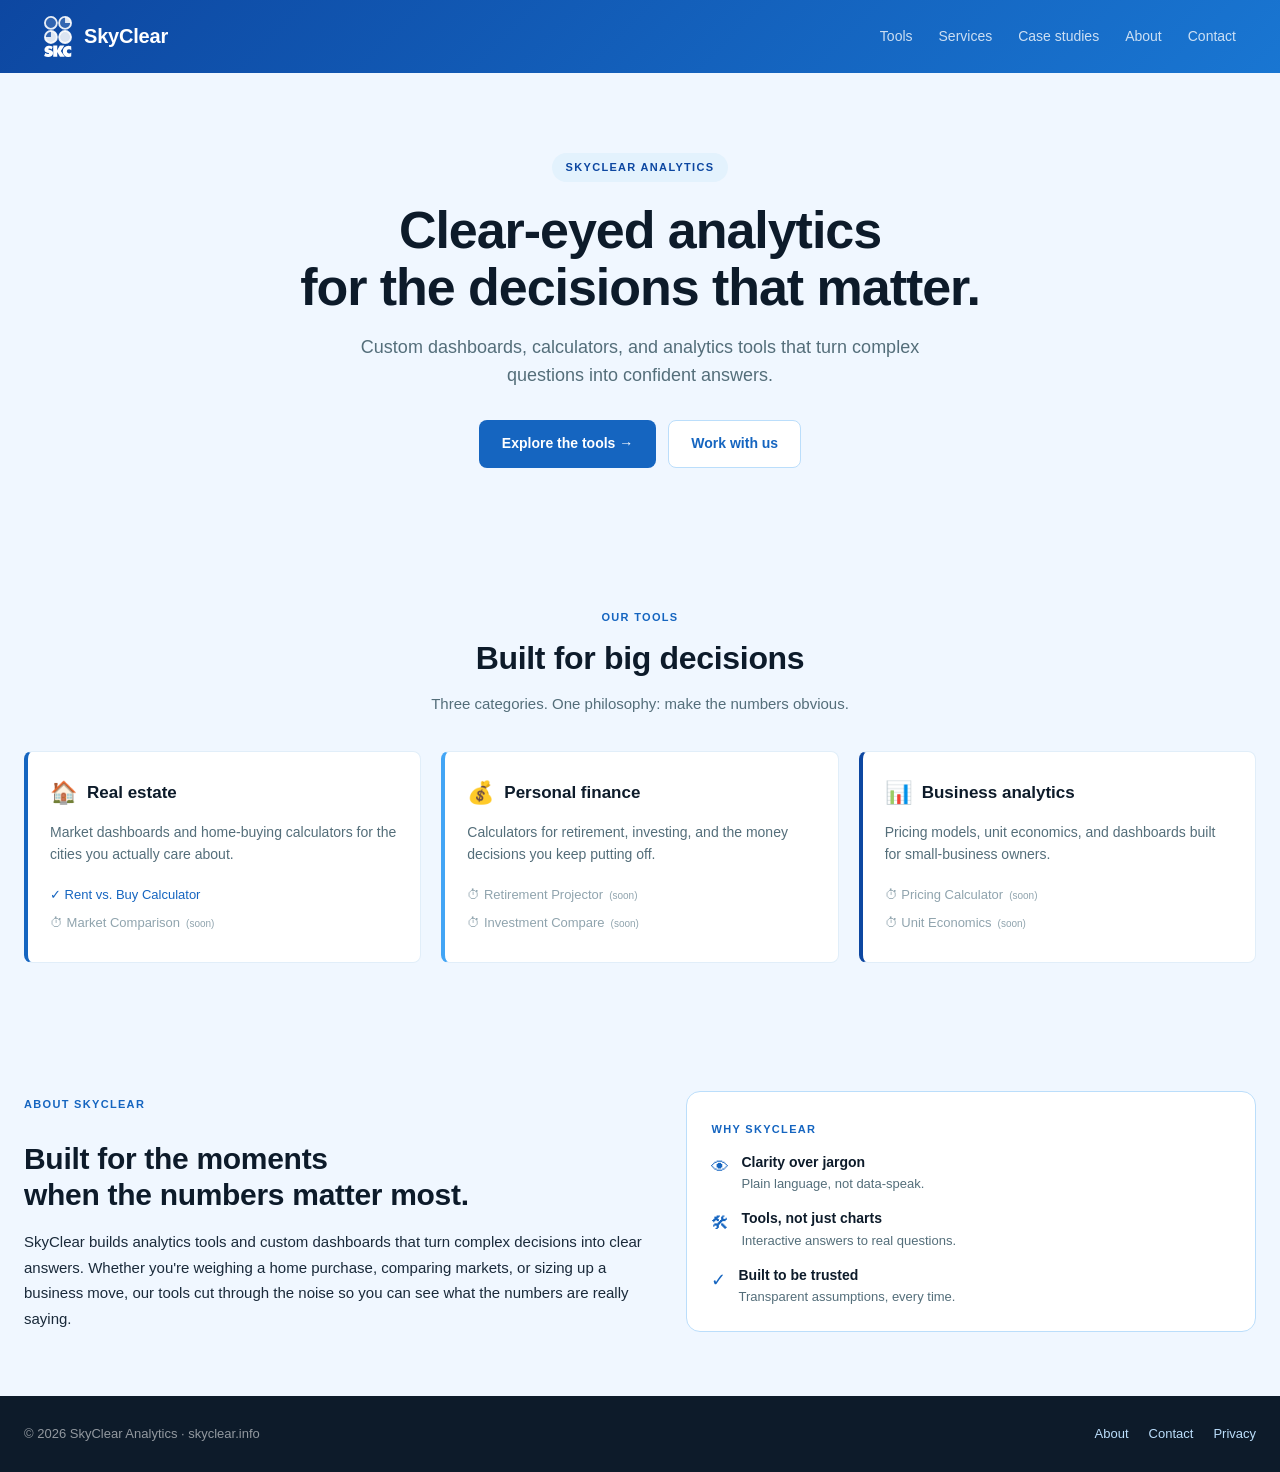
<file: index.html>
<!DOCTYPE html>
<html lang="en">
<head>
  <meta charset="UTF-8" />
  <meta name="viewport" content="width=device-width, initial-scale=1" />
  <title>SkyClear Analytics — Clear-eyed analytics for the decisions that matter</title>
  <meta name="description" content="SkyClear builds analytics tools and custom dashboards that turn complex decisions into clear answers." />
  <link rel="icon" href="/assets/img/skyclear-logo.svg" type="image/svg+xml" />
  <link rel="stylesheet" href="/assets/css/skyclear.css" />
</head>
<body>

<div data-include="header"></div>

<section class="hero">
  <div class="hero-inner">
    <div class="eyebrow">SkyClear Analytics</div>
    <h1>Clear-eyed analytics<br />for the decisions that matter.</h1>
    <p class="lede">Custom dashboards, calculators, and analytics tools that turn complex questions into confident answers.</p>
    <div class="cta-row">
      <a href="/tools/" class="btn btn-primary">Explore the tools →</a>
      <a href="/contact.html" class="btn btn-secondary">Work with us</a>
    </div>
  </div>
</section>

<section class="section">
  <div class="section-inner">
    <div class="section-head">
      <div class="eyebrow">Our tools</div>
      <h2>Built for big decisions</h2>
      <p>Three categories. One philosophy: make the numbers obvious.</p>
    </div>

    <div class="tools-grid">
      <div class="tool-card cat-realestate">
        <div class="tool-card-head">
          <span class="tool-card-icon" aria-hidden="true">🏠</span>
          <h3>Real estate</h3>
        </div>
        <p>Market dashboards and home-buying calculators for the cities you actually care about.</p>
        <ul class="tool-list">
          <li><a href="/tools/real-estate/rent-vs-buy/">✓ Rent vs. Buy Calculator</a></li>
          <li class="soon">⏱ Market Comparison <span class="badge">(soon)</span></li>
        </ul>
      </div>

      <div class="tool-card cat-finance">
        <div class="tool-card-head">
          <span class="tool-card-icon" aria-hidden="true">💰</span>
          <h3>Personal finance</h3>
        </div>
        <p>Calculators for retirement, investing, and the money decisions you keep putting off.</p>
        <ul class="tool-list">
          <li class="soon">⏱ Retirement Projector <span class="badge">(soon)</span></li>
          <li class="soon">⏱ Investment Compare <span class="badge">(soon)</span></li>
        </ul>
      </div>

      <div class="tool-card cat-business">
        <div class="tool-card-head">
          <span class="tool-card-icon" aria-hidden="true">📊</span>
          <h3>Business analytics</h3>
        </div>
        <p>Pricing models, unit economics, and dashboards built for small-business owners.</p>
        <ul class="tool-list">
          <li class="soon">⏱ Pricing Calculator <span class="badge">(soon)</span></li>
          <li class="soon">⏱ Unit Economics <span class="badge">(soon)</span></li>
        </ul>
      </div>
    </div>
  </div>
</section>

<section class="section alt">
  <div class="section-inner">
    <div class="about-grid">
      <div class="about-prose">
        <div class="eyebrow" style="background: transparent; color: var(--sky-primary); padding: 0;">About SkyClear</div>
        <h2>Built for the moments<br />when the numbers matter most.</h2>
        <p>SkyClear builds analytics tools and custom dashboards that turn complex decisions into clear answers. Whether you're weighing a home purchase, comparing markets, or sizing up a business move, our tools cut through the noise so you can see what the numbers are really saying.</p>
      </div>
      <div class="value-card">
        <div class="eyebrow" style="background: transparent; color: var(--sky-primary); padding: 0; margin-bottom: 14px;">Why SkyClear</div>
        <div class="value-item">
          <span class="value-item-icon">👁</span>
          <div>
            <h4>Clarity over jargon</h4>
            <p>Plain language, not data-speak.</p>
          </div>
        </div>
        <div class="value-item">
          <span class="value-item-icon">🛠</span>
          <div>
            <h4>Tools, not just charts</h4>
            <p>Interactive answers to real questions.</p>
          </div>
        </div>
        <div class="value-item">
          <span class="value-item-icon">✓</span>
          <div>
            <h4>Built to be trusted</h4>
            <p>Transparent assumptions, every time.</p>
          </div>
        </div>
      </div>
    </div>
  </div>
</section>

<div data-include="footer"></div>

<script src="/assets/js/skyclear.js"></script>
</body>
</html>
</file>
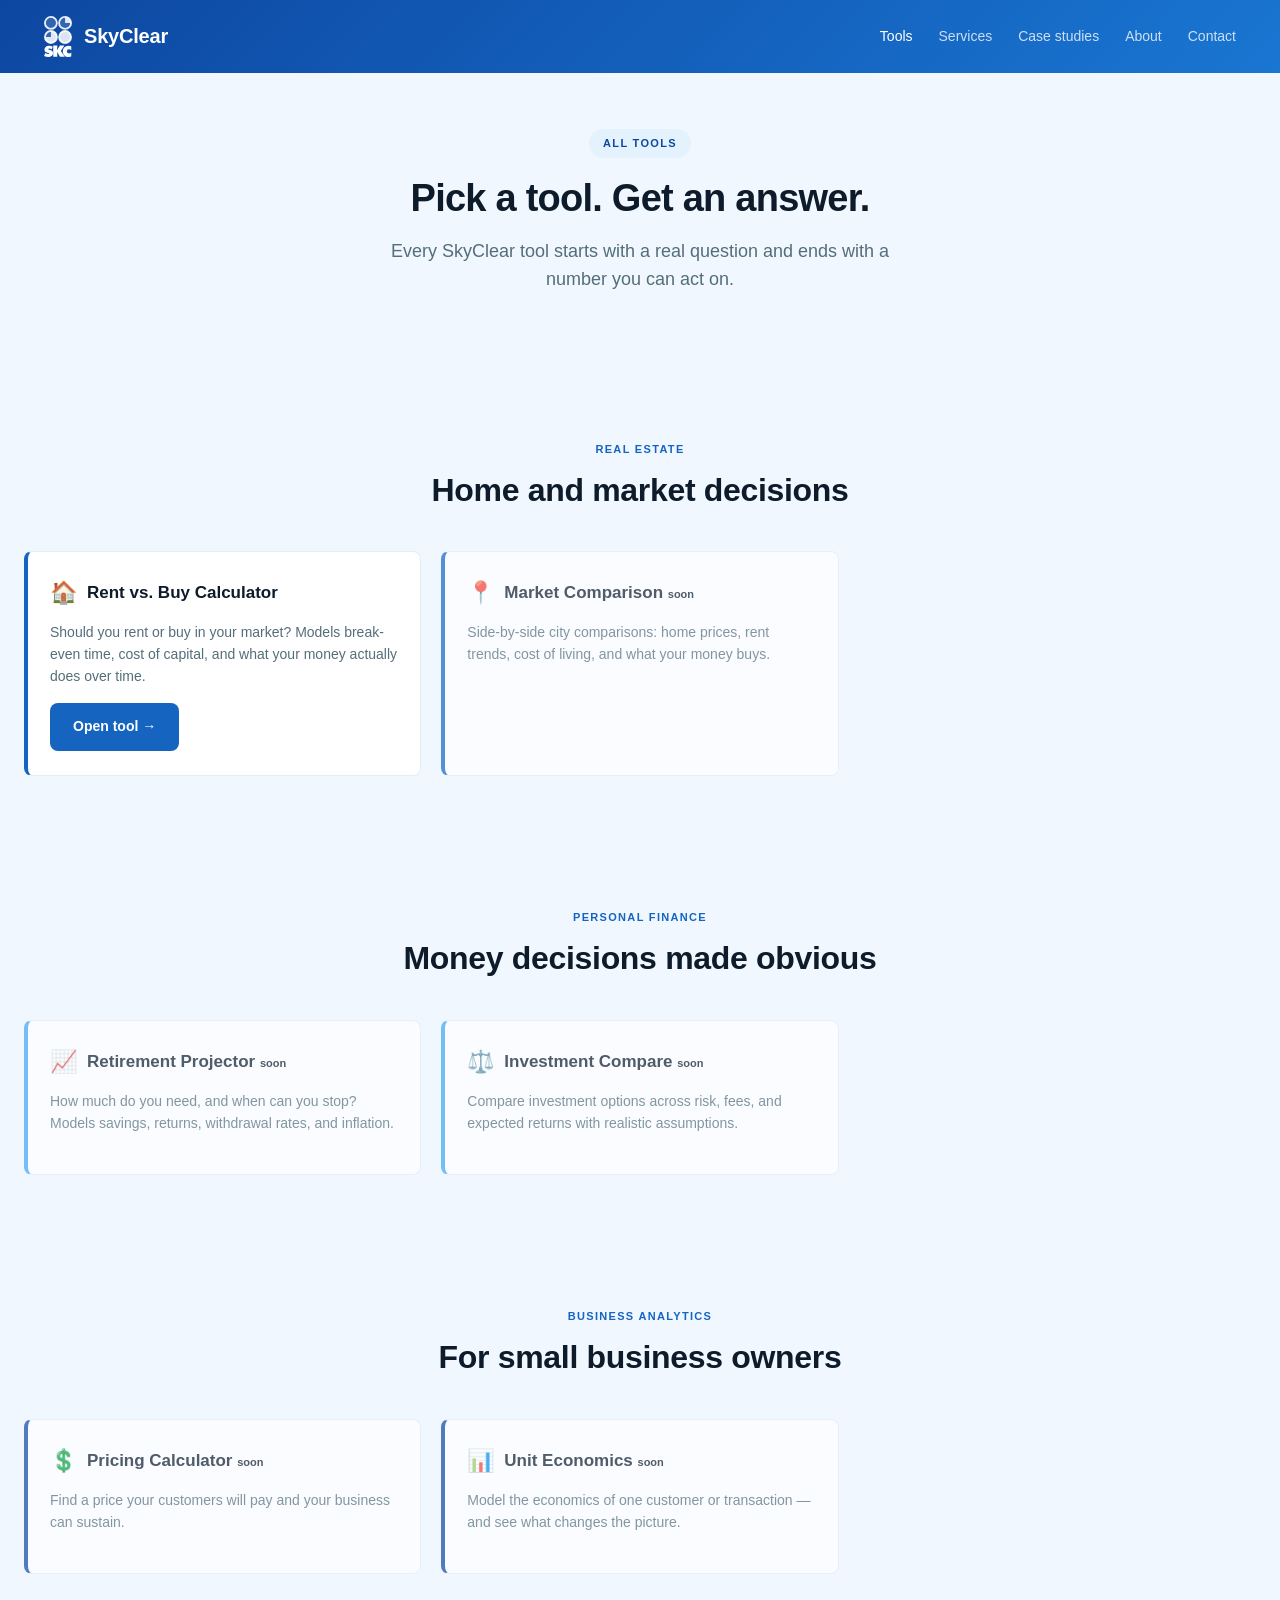
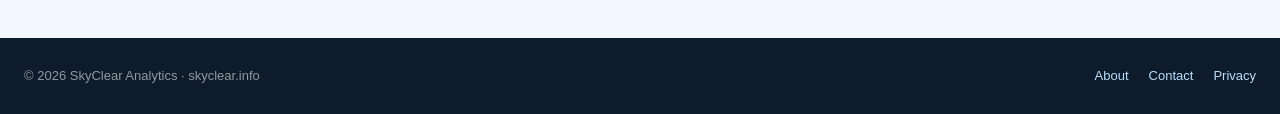
<file: tools/index.html>
<!DOCTYPE html>
<html lang="en">
<head>
  <meta charset="UTF-8" />
  <meta name="viewport" content="width=device-width, initial-scale=1" />
  <title>Tools — SkyClear Analytics</title>
  <meta name="description" content="Browse SkyClear's analytics tools and calculators. Real estate, personal finance, and business analytics — all in one place." />
  <link rel="icon" href="/assets/img/skyclear-logo.svg" type="image/svg+xml" />
  <link rel="stylesheet" href="/assets/css/skyclear.css" />
</head>
<body>

<div data-include="header"></div>

<section class="hero" style="padding: 56px 24px 48px;">
  <div class="hero-inner">
    <div class="eyebrow">All tools</div>
    <h1 style="font-size: 38px;">Pick a tool. Get an answer.</h1>
    <p class="lede">Every SkyClear tool starts with a real question and ends with a number you can act on.</p>
  </div>
</section>

<section class="section">
  <div class="section-inner">
    <div class="section-head">
      <div class="eyebrow">Real estate</div>
      <h2>Home and market decisions</h2>
    </div>
    <div class="tools-grid">
      <div class="tool-card cat-realestate">
        <div class="tool-card-head">
          <span class="tool-card-icon" aria-hidden="true">🏠</span>
          <h3>Rent vs. Buy Calculator</h3>
        </div>
        <p>Should you rent or buy in your market? Models break-even time, cost of capital, and what your money actually does over time.</p>
        <a href="/tools/real-estate/rent-vs-buy/" class="btn btn-primary" style="align-self: flex-start;">Open tool →</a>
      </div>
      <div class="tool-card cat-realestate" style="opacity: 0.7;">
        <div class="tool-card-head">
          <span class="tool-card-icon" aria-hidden="true">📍</span>
          <h3>Market Comparison <span class="badge" style="font-size: 11px;">soon</span></h3>
        </div>
        <p>Side-by-side city comparisons: home prices, rent trends, cost of living, and what your money buys.</p>
      </div>
    </div>
  </div>
</section>

<section class="section alt">
  <div class="section-inner">
    <div class="section-head">
      <div class="eyebrow">Personal finance</div>
      <h2>Money decisions made obvious</h2>
    </div>
    <div class="tools-grid">
      <div class="tool-card cat-finance" style="opacity: 0.7;">
        <div class="tool-card-head">
          <span class="tool-card-icon" aria-hidden="true">📈</span>
          <h3>Retirement Projector <span class="badge" style="font-size: 11px;">soon</span></h3>
        </div>
        <p>How much do you need, and when can you stop? Models savings, returns, withdrawal rates, and inflation.</p>
      </div>
      <div class="tool-card cat-finance" style="opacity: 0.7;">
        <div class="tool-card-head">
          <span class="tool-card-icon" aria-hidden="true">⚖️</span>
          <h3>Investment Compare <span class="badge" style="font-size: 11px;">soon</span></h3>
        </div>
        <p>Compare investment options across risk, fees, and expected returns with realistic assumptions.</p>
      </div>
    </div>
  </div>
</section>

<section class="section">
  <div class="section-inner">
    <div class="section-head">
      <div class="eyebrow">Business analytics</div>
      <h2>For small business owners</h2>
    </div>
    <div class="tools-grid">
      <div class="tool-card cat-business" style="opacity: 0.7;">
        <div class="tool-card-head">
          <span class="tool-card-icon" aria-hidden="true">💲</span>
          <h3>Pricing Calculator <span class="badge" style="font-size: 11px;">soon</span></h3>
        </div>
        <p>Find a price your customers will pay and your business can sustain.</p>
      </div>
      <div class="tool-card cat-business" style="opacity: 0.7;">
        <div class="tool-card-head">
          <span class="tool-card-icon" aria-hidden="true">📊</span>
          <h3>Unit Economics <span class="badge" style="font-size: 11px;">soon</span></h3>
        </div>
        <p>Model the economics of one customer or transaction — and see what changes the picture.</p>
      </div>
    </div>
  </div>
</section>

<div data-include="footer"></div>

<script src="/assets/js/skyclear.js"></script>
</body>
</html>
</file>
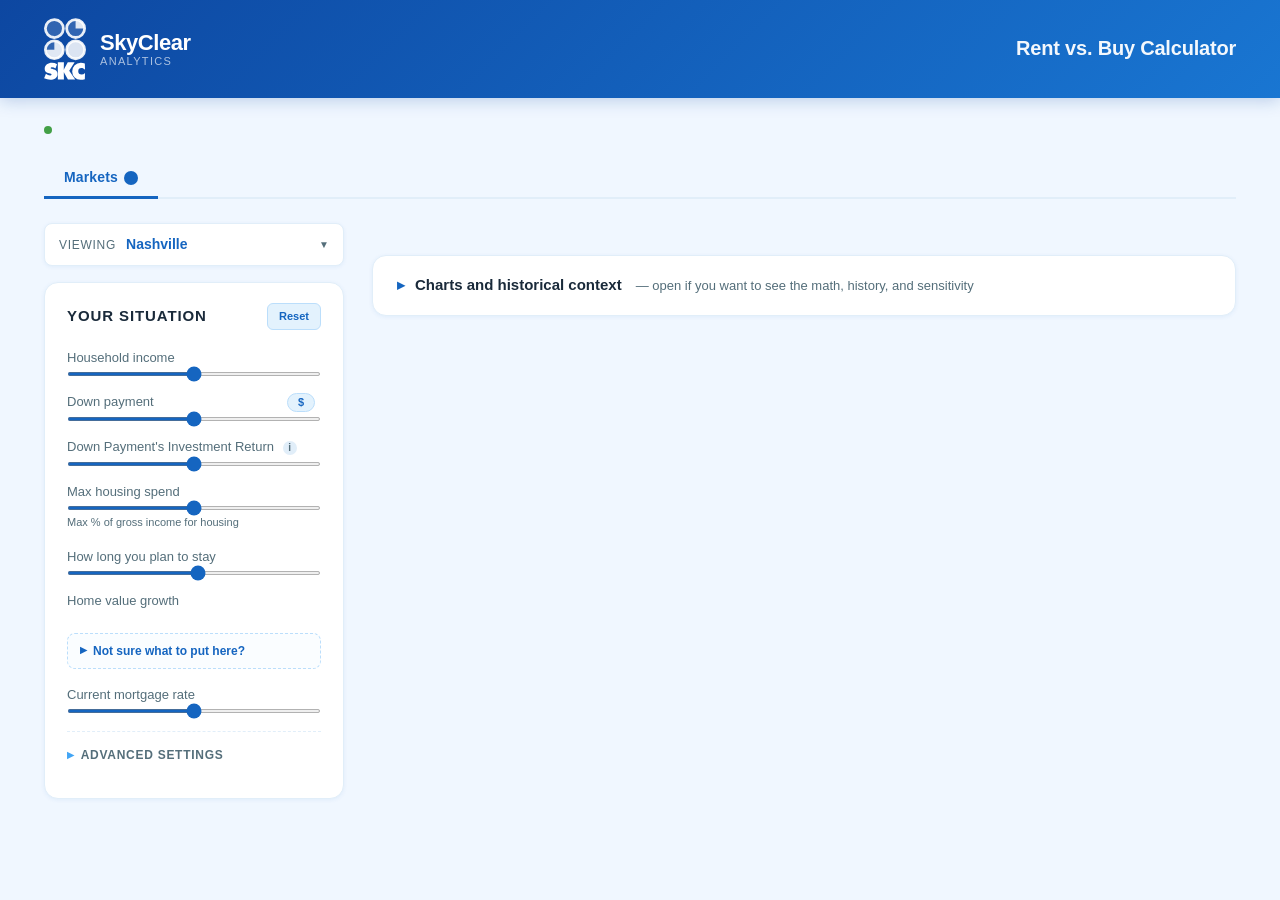
<file: tools/real-estate/rent-vs-buy/index.html>
<!DOCTYPE html>
<html lang="en">
<head>
<meta charset="UTF-8" />
<meta name="viewport" content="width=device-width, initial-scale=1" />
<title>Rent vs. Buy — SkyClear Analytics</title>
<script src="https://d3js.org/d3.v7.min.js"></script>
<style>
  :root {
    --sky-primary:   #1565C0;
    --sky-mid:       #1976D2;
    --sky-dark:      #0D47A1;
    --sky-light:     #E3F2FD;
    --sky-pale:      #F0F7FF;
    --sky-accent:    #42A5F5;
    --charcoal:      #0D1B2A;
    --text:          #1A2A3A;
    --muted:         #546E7A;
    --border:        #BBDEFB;
    --border-soft:   #E1EEF9;
    --bg:            #F0F7FF;
    --card:          #FFFFFF;
    --nashville:     #1976D2;
    --austin:        #E07A5F;
    --buy-green:     #2E7D32;
    --rent-red:      #C62828;
    --grid:          #E8EDF2;
    --shadow:        0 2px 12px rgba(21,101,192,0.10);
    --shadow-sm:     0 1px 4px rgba(21,101,192,0.07);
    --radius:        14px;
    --radius-sm:     8px;
  }

  * { box-sizing: border-box; }

  body {
    font-family: -apple-system, BlinkMacSystemFont, "SF Pro Text", "Segoe UI", Helvetica, Arial, sans-serif;
    background: var(--bg);
    color: var(--text);
    line-height: 1.5;
    margin: 0;
  }

  /* ─── Site Header ─────────────────────────────────────── */
  .site-header {
    background: linear-gradient(135deg, var(--sky-dark) 0%, var(--sky-mid) 100%);
    padding: 0;
    box-shadow: 0 2px 16px rgba(13,71,161,0.25);
  }
  .site-header-inner {
    max-width: 1240px;
    margin: 0 auto;
    padding: 18px 24px;
    display: flex;
    align-items: center;
    justify-content: space-between;
    gap: 24px;
  }
  .brand {
    display: flex;
    align-items: center;
    gap: 14px;
    text-decoration: none;
  }
  .brand-logo {
    width: 42px;
    height: 62px;
    flex-shrink: 0;
  }
  /* Invert logo to white for dark header */
  .brand-logo .skc-letter    { fill: #ffffff; }
  .brand-logo .skc-circle-white { fill: rgba(255,255,255,0.15); stroke: rgba(255,255,255,0.9); stroke-width: 5px; }
  .brand-logo .skc-circle-black { fill: rgba(255,255,255,0.85); stroke: rgba(255,255,255,0.9); stroke-width: 5px; }
  .brand-logo .skc-arc       { fill: rgba(255,255,255,0.85); stroke: rgba(255,255,255,0.9); stroke-width: 0.13px; }
  .brand-logo .skc-dot       { fill: rgba(255,255,255,0.85); }
  .brand-text { display: flex; flex-direction: column; line-height: 1.1; }
  .brand-name {
    font-size: 22px;
    font-weight: 700;
    color: #ffffff;
    letter-spacing: -0.02em;
  }
  .brand-tagline {
    font-size: 11px;
    color: rgba(255,255,255,0.65);
    font-weight: 500;
    letter-spacing: 0.12em;
    text-transform: uppercase;
  }
  .header-tool-info { text-align: right; }
  .header-tool-title {
    font-size: 20px;
    font-weight: 600;
    color: rgba(255,255,255,0.95);
    letter-spacing: -0.01em;
    margin: 0;
    line-height: 1.2;
  }
  .header-tool-sub {
    font-size: 13px;
    color: rgba(255,255,255,0.60);
    margin: 2px 0 0;
  }

  /* ─── Page Wrap ───────────────────────────────────────── */
  .wrap {
    max-width: 1240px;
    margin: 0 auto;
    padding: 28px 24px 64px;
  }

  .layout {
    display: grid;
    grid-template-columns: 300px 1fr;
    gap: 28px;
    align-items: start;
  }
  .sidebar {
    position: sticky;
    top: 16px;
    align-self: start;
    display: flex;
    flex-direction: column;
    gap: 16px;
    min-width: 0;
  }
  .sidebar .controls { margin-bottom: 0; }
  .content { min-width: 0; }

  @media (max-width: 900px) {
    .layout { grid-template-columns: 1fr; gap: 16px; }
    .sidebar { position: static; top: auto; }
    .site-header-inner { flex-direction: column; align-items: flex-start; gap: 12px; }
    .header-tool-info { text-align: left; }
  }

  /* ─── Page Header (data refresh line) ─────────────────── */
  .page-header { margin-bottom: 24px; }
  .page-header .meta {
    font-size: 13px;
    color: var(--muted);
    margin: 0;
    display: flex;
    align-items: center;
    gap: 8px;
  }
  .page-header .meta::before {
    content: '';
    display: inline-block;
    width: 8px; height: 8px;
    border-radius: 50%;
    background: #43A047;
    flex-shrink: 0;
  }

  /* ─── About / Explainer ───────────────────────────────── */
  .explainer {
    background: var(--card);
    border: 1px solid var(--border-soft);
    border-left: 4px solid var(--sky-primary);
    border-radius: var(--radius-sm);
    padding: 14px 20px;
    box-shadow: var(--shadow-sm);
    margin-bottom: 24px;
  }
  .explainer summary {
    cursor: pointer;
    font-size: 14px;
    color: var(--muted);
    list-style: none;
    user-select: none;
    padding: 4px 0;
    display: flex;
    align-items: center;
    gap: 8px;
  }
  .explainer summary::-webkit-details-marker { display: none; }
  .explainer summary .toggle-icon { font-size: 10px; color: var(--sky-primary); }
  details.explainer[open] .toggle-icon::before { content: "▼"; }
  .explainer summary .toggle-icon::before { content: "▶"; }
  .explainer summary strong { color: var(--text); }
  .explainer-body {
    padding-top: 14px;
    border-top: 1px solid var(--border-soft);
    margin-top: 10px;
  }
  .explainer-body h3 {
    font-size: 14px; font-weight: 700;
    margin: 18px 0 6px;
    color: var(--sky-primary);
    text-transform: uppercase;
    letter-spacing: 0.05em;
  }
  .explainer-body h3:first-child { margin-top: 4px; }
  .explainer-body p { margin: 0 0 10px; font-size: 14px; line-height: 1.65; color: var(--text); }
  .explainer-body ul { margin: 0 0 12px; padding-left: 20px; font-size: 14px; line-height: 1.7; }
  .explainer-body li { margin-bottom: 4px; }
  .explainer-body em { color: var(--muted); }
  .explainer-body a { color: var(--sky-primary); }

  /* ─── Tabs ────────────────────────────────────────────── */
  .tabs {
    display: flex;
    gap: 2px;
    border-bottom: 2px solid var(--border-soft);
    margin-bottom: 24px;
  }
  .tab-button {
    background: none;
    border: none;
    padding: 11px 20px;
    font-size: 14px;
    color: var(--muted);
    cursor: pointer;
    border-bottom: 3px solid transparent;
    margin-bottom: -2px;
    font-family: inherit;
    font-weight: 600;
    transition: color 0.15s;
    letter-spacing: 0.01em;
  }
  .tab-button:hover { color: var(--sky-primary); }
  .tab-button.active {
    color: var(--sky-primary);
    border-bottom-color: var(--sky-primary);
  }
  .tab-content { display: none; }
  .tab-content.active { display: block; }
  .tab-button .tab-count {
    margin-left: 6px;
    font-size: 11px;
    color: var(--muted);
    background: var(--sky-light);
    padding: 1px 7px;
    border-radius: 10px;
    font-weight: 600;
  }
  .tab-button.active .tab-count {
    background: var(--sky-primary);
    color: white;
  }

  /* ─── Market Filter ───────────────────────────────────── */
  .market-filter {
    position: relative;
    display: block;
    width: 100%;
  }
  .market-filter.is-hidden { display: none; }
  .market-filter summary {
    cursor: pointer;
    list-style: none;
    background: var(--card);
    border: 1px solid var(--border-soft);
    border-radius: var(--radius-sm);
    padding: 10px 14px;
    display: flex;
    align-items: center;
    gap: 10px;
    font-size: 14px;
    color: var(--text);
    user-select: none;
    width: 100%;
    box-shadow: var(--shadow-sm);
  }
  .market-filter summary::-webkit-details-marker { display: none; }
  .market-filter summary:hover { background: var(--sky-pale); }
  .market-filter-label { color: var(--muted); font-weight: 500; font-size: 12px; text-transform: uppercase; letter-spacing: 0.06em; }
  .market-filter-summary { font-weight: 700; flex: 1; color: var(--sky-primary); }
  .market-filter-chevron { color: var(--muted); font-size: 10px; transition: transform 0.15s; }
  .market-filter[open] .market-filter-chevron { transform: rotate(180deg); }
  .market-filter-options {
    position: absolute;
    top: 100%;
    left: 0; right: 0;
    margin-top: 4px;
    background: var(--card);
    border: 1px solid var(--border-soft);
    border-radius: var(--radius-sm);
    padding: 8px 0;
    box-shadow: 0 6px 24px rgba(21,101,192,0.12);
    z-index: 10;
  }
  .market-filter-options label {
    display: flex;
    align-items: center;
    gap: 10px;
    padding: 9px 16px;
    cursor: pointer;
    font-size: 14px;
    color: var(--text);
  }
  .market-filter-options label:hover { background: var(--sky-pale); }
  .market-filter-options input[type="checkbox"] { margin: 0; accent-color: var(--sky-primary); }
  .market-filter-options .separator { height: 1px; background: var(--border-soft); margin: 6px 0; }

  /* ─── Controls / Sidebar ──────────────────────────────── */
  .controls {
    background: var(--card);
    border: 1px solid var(--border-soft);
    border-radius: var(--radius);
    padding: 20px 22px;
    box-shadow: var(--shadow-sm);
    margin-bottom: 0;
  }
  .controls-header {
    display: flex;
    justify-content: space-between;
    align-items: center;
    gap: 12px;
    margin-bottom: 18px;
  }
  .controls-header h2 {
    margin: 0;
    font-size: 15px;
    font-weight: 700;
    color: var(--text);
    text-transform: uppercase;
    letter-spacing: 0.06em;
  }
  .controls-header button {
    background: var(--sky-light);
    border: 1px solid var(--border);
    border-radius: 6px;
    padding: 4px 11px;
    font-size: 11px;
    font-weight: 600;
    line-height: 1.5;
    color: var(--sky-primary);
    cursor: pointer;
    font-family: inherit;
    white-space: nowrap;
    flex-shrink: 0;
    transition: background 0.15s;
  }
  .controls-header button:hover { background: var(--border); color: var(--sky-dark); }

  .controls-grid {
    display: flex;
    flex-direction: column;
    gap: 16px;
  }
  .control {
    display: flex;
    flex-direction: column;
    gap: 5px;
  }
  .control .control-row {
    display: flex;
    justify-content: space-between;
    align-items: baseline;
    gap: 6px;
  }
  .control .control-label {
    font-size: 13px;
    color: var(--muted);
    font-weight: 500;
  }
  /* ─── Home value growth explanation drawer ──────────────── */
  .growth-explain-drawer {
    margin-top: 6px;
    border: 1px dashed var(--border);
    border-radius: 8px;
    background: rgba(227,242,253,0.20);
    padding: 0;
  }
  .growth-explain-drawer > summary {
    cursor: pointer;
    list-style: none;
    padding: 8px 12px;
    font-size: 12px;
    font-weight: 600;
    color: var(--sky-primary);
    user-select: none;
    display: flex;
    align-items: center;
    gap: 6px;
  }
  .growth-explain-drawer > summary::-webkit-details-marker { display: none; }
  .growth-explain-drawer > summary::before {
    content: "▶";
    font-size: 9px;
    color: var(--sky-primary);
    transition: transform 0.15s;
  }
  .growth-explain-drawer[open] > summary::before { transform: rotate(90deg); }
  .growth-explain-drawer > summary:hover { color: var(--sky-dark); }
  .growth-explain-body {
    padding: 4px 14px 14px;
    border-top: 1px solid var(--border-soft);
  }
  .growth-explain-body p {
    font-size: 12px;
    color: var(--muted);
    line-height: 1.55;
    margin: 10px 0;
  }
  .growth-explain-body p strong { color: var(--text); }
  .growth-explain-hint {
    background: #FFF8E1;
    border-left: 3px solid #F57C00;
    padding: 8px 10px;
    border-radius: 4px;
    font-size: 11px !important;
    color: var(--text) !important;
    line-height: 1.5 !important;
  }

  /* ─── Down payment % ↔ $ toggle ───────────────────────── */
  /* Header row layout: label / toggle pill / current value */
  .down-payment-row { gap: 8px; }
  .down-payment-row .control-label { flex: 1; }
  .dp-mode-toggle {
    font-family: inherit;
    font-size: 11px;
    font-weight: 700;
    color: var(--sky-primary);
    background: var(--sky-light);
    border: 1px solid var(--border);
    border-radius: 999px;
    padding: 1px 10px;
    cursor: pointer;
    line-height: 1.4;
    transition: background 0.15s, color 0.15s;
  }
  .dp-mode-toggle:hover { background: var(--sky-primary); color: #fff; }
  .dp-mode-toggle:focus-visible { outline: 2px solid var(--sky-primary); outline-offset: 2px; }
  /* Conditional visibility — JS flips data-mode on the wrapper */
  #down-control[data-mode="pct"] .dp-dollars-wrap { display: none; }
  #down-control[data-mode="dollars"] .dp-pct-input { display: none; }
  /* $ input — looks like the editable card fields (dashed border, blue tint) */
  .dp-dollars-wrap {
    display: flex;
    align-items: center;
    gap: 4px;
    border: 1px dashed var(--border);
    border-radius: 6px;
    padding: 3px 8px;
    background: rgba(227,242,253,0.28);
    transition: background 0.15s, border-color 0.15s;
  }
  .dp-dollars-wrap:hover { border-style: solid; border-color: var(--sky-primary); background: var(--sky-pale); }
  .dp-dollars-wrap:focus-within { border-style: solid; border-color: var(--sky-primary); background: #fff; }
  .dp-dollar-prefix { color: var(--muted); font-size: 13px; font-weight: 500; }
  #down-dollars-input {
    border: none;
    background: transparent;
    font: inherit;
    font-variant-numeric: tabular-nums;
    outline: none;
    width: 100%;
    color: var(--text);
    padding: 0;
  }

  /* Inline "i" icon with a CSS-only hover tooltip. Used next to control labels
     that benefit from a one-line explanation (e.g., Down Payment's Investment
     Return). Add via <i class="info-icon" data-tooltip="..."></i>. */
  .info-icon {
    display: inline-flex;
    align-items: center;
    justify-content: center;
    width: 14px;
    height: 14px;
    margin-left: 5px;
    font-size: 10px;
    font-weight: 700;
    font-style: normal;
    color: var(--muted);
    background: var(--border-soft);
    border-radius: 50%;
    cursor: help;
    position: relative;
    vertical-align: middle;
    line-height: 1;
  }
  .info-icon::before { content: "i"; }
  .info-icon:hover, .info-icon:focus { background: var(--sky-light); color: var(--sky-primary); outline: none; }
  .info-icon::after {
    content: attr(data-tooltip);
    position: absolute;
    bottom: calc(100% + 8px);
    left: 50%;
    transform: translateX(-50%);
    background: var(--charcoal);
    color: #fff;
    padding: 8px 12px;
    border-radius: 6px;
    font-size: 12px;
    font-weight: 400;
    font-style: normal;
    line-height: 1.45;
    white-space: normal;
    width: 220px;
    text-align: left;
    opacity: 0;
    pointer-events: none;
    transition: opacity 0.15s;
    z-index: 100;
    box-shadow: 0 4px 14px rgba(13,27,42,0.25);
  }
  .info-icon:hover::after, .info-icon:focus::after { opacity: 1; }
  .control .control-value {
    font-size: 14px;
    font-weight: 700;
    font-variant-numeric: tabular-nums;
    color: var(--sky-primary);
    white-space: nowrap;
  }
  .control input[type="range"] {
    width: 100%;
    accent-color: var(--sky-primary);
    margin: 0;
    height: 4px;
  }
  .control-hint {
    font-size: 11px;
    color: var(--muted);
    line-height: 1.4;
  }
  .control-hint strong { color: var(--text); font-weight: 600; }

  details.advanced {
    margin-top: 18px;
    border-top: 1px dashed var(--border-soft);
    padding-top: 14px;
  }
  details.advanced summary {
    cursor: pointer;
    color: var(--muted);
    font-size: 12px;
    font-weight: 700;
    letter-spacing: 0.06em;
    text-transform: uppercase;
    list-style: none;
    user-select: none;
    margin-bottom: 14px;
    display: flex;
    align-items: center;
    gap: 6px;
  }
  details.advanced summary::-webkit-details-marker { display: none; }
  details.advanced summary::before { content: "▶"; font-size: 9px; color: var(--sky-accent); }
  details.advanced[open] summary::before { content: "▼"; }

  /* ─── Window Toggle ───────────────────────────────────── */
  .window-toggle {
    display: flex;
    gap: 3px;
    margin: 2px 0 4px;
  }
  .window-toggle button {
    flex: 1;
    background: var(--sky-pale);
    border: 1px solid var(--border-soft);
    border-radius: 5px;
    padding: 3px 0;
    font-size: 11px;
    font-weight: 600;
    color: var(--muted);
    cursor: pointer;
    font-family: inherit;
    transition: all 0.12s;
  }
  .window-toggle button:hover { background: var(--sky-light); color: var(--sky-primary); }
  .window-toggle button.active {
    background: var(--sky-primary);
    border-color: var(--sky-primary);
    color: white;
  }
  .window-toggle button.disabled { opacity: 0.35; cursor: not-allowed; }

  /* ─── Appreciation mini-chart ─────────────────────────── */
  .period-chart {
    margin: 4px 0 2px;
    background: var(--sky-pale);
    border: 1px solid var(--border-soft);
    border-radius: 6px;
    padding: 4px 6px 2px;
  }
  .period-chart svg { display: block; width: 100%; height: auto; overflow: visible; }
  .period-chart .axis path, .period-chart .axis line { stroke: var(--border); }
  .period-chart .axis text { fill: var(--muted); font-size: 9px; }
  .period-chart .grid line { stroke: var(--grid); stroke-dasharray: 2 3; }
  .period-chart .grid path { stroke: none; }
  .period-chart .yoy-line { fill: none; stroke: var(--sky-primary); stroke-width: 1.5; stroke-linejoin: round; }
  .period-chart .zero-line { stroke: #aaa; stroke-dasharray: 2 3; stroke-width: 1; }
  .period-chart .selection { fill: var(--sky-primary); fill-opacity: 0.15; stroke: var(--sky-primary); stroke-opacity: 0.6; stroke-width: 1; shape-rendering: crispEdges; }
  .period-chart .handle { fill: var(--sky-primary); fill-opacity: 0.8; }
  .period-chart .overlay { cursor: crosshair; }

  /* ─── Summary Cards ───────────────────────────────────── */
  .cards {
    display: grid;
    grid-template-columns: repeat(auto-fit, minmax(300px, 1fr));
    gap: 18px;
    margin-bottom: 32px;
  }
  .card {
    background: var(--card);
    border: 1px solid var(--border-soft);
    border-radius: var(--radius);
    padding: 22px 24px;
    box-shadow: var(--shadow);
    position: relative;
    overflow: hidden;
    transition: box-shadow 0.2s, transform 0.2s;
  }
  .card:hover { box-shadow: 0 6px 24px rgba(21,101,192,0.14); transform: translateY(-1px); }
  .card .accent {
    position: absolute; left: 0; top: 0; width: 5px; height: 100%;
    border-radius: var(--radius) 0 0 var(--radius);
    /* Accent color is set per-card via the --accent-color CSS custom property,
       populated from each market's display_color in markets.py (see dashboard_data.json). */
    background: var(--accent-color, var(--sky-primary));
  }
  .card h3 { margin: 0 0 16px; font-size: 17px; font-weight: 700; color: var(--text); }
  .card .row {
    display: flex;
    justify-content: space-between;
    align-items: center;
    padding: 6px 0;
    font-size: 14px;
    border-bottom: 1px solid var(--bg);
  }
  .card .row:last-of-type { border-bottom: none; }
  .card .row .label { color: var(--muted); }
  .card .row .value { font-variant-numeric: tabular-nums; font-weight: 600; color: var(--text); }
  .card .row.headline {
    font-size: 18px;
    font-weight: 700;
    padding: 14px 0 0;
    margin-top: 10px;
    border-top: 2px solid var(--border-soft);
    border-bottom: none;
  }
  .card .row.headline .label { color: var(--text); }

  .verdict {
    display: inline-flex;
    align-items: center;
    gap: 5px;
    padding: 5px 13px;
    border-radius: 20px;
    font-size: 11px;
    font-weight: 800;
    text-transform: uppercase;
    letter-spacing: 0.7px;
    margin-bottom: 16px;
  }
  .verdict::before { content: ''; display: inline-block; width: 7px; height: 7px; border-radius: 50%; }
  .verdict.lean_rent    { background: #FFEBEE; color: #B71C1C; border: 1px solid #FFCDD2; }
  .verdict.lean_rent::before { background: #E53935; }
  .verdict.lean_buy     { background: #E8F5E9; color: #1B5E20; border: 1px solid #C8E6C9; }
  .verdict.lean_buy::before { background: #43A047; }
  .verdict.borderline   { background: #FFF8E1; color: #E65100; border: 1px solid #FFE0B2; }
  .verdict.borderline::before { background: #FB8C00; }
  .verdict.needs_review { background: #F3E5F5; color: #4A148C; border: 1px solid #E1BEE7; }
  .verdict.needs_review::before { background: #8E24AA; }

  /* Verdict reasoning — formerly a hover tooltip, now rendered inline below
     the badge so users on small/narrow viewports don't lose it off-screen. */
  .verdict-reasoning {
    font-size: 12px;
    color: var(--text);
    line-height: 1.5;
    background: var(--sky-pale);
    border-left: 3px solid var(--sky-primary);
    border-radius: 4px;
    padding: 8px 12px;
    margin: 8px 0 14px;
  }

  /* ─── Stat tile dashboard ──────────────────────────────────
     Headline stats that back the verdict prose. Sit directly below
     the .verdict-reasoning block. 2x2 grid; collapses to single column
     on very narrow viewports. */
  .stat-tiles {
    display: grid;
    grid-template-columns: 1fr 1fr;
    gap: 8px;
    margin: 12px 0 16px;
  }
  @media (max-width: 480px) {
    .stat-tiles { grid-template-columns: 1fr; }
  }
  .stat-tile {
    background: var(--sky-pale);
    border: 1px solid var(--border-soft);
    border-radius: 6px;
    padding: 10px 12px;
    display: flex;
    flex-direction: column;
    gap: 2px;
  }
  .stat-tile .stat-label {
    font-size: 10px;
    font-weight: 700;
    color: var(--muted);
    text-transform: uppercase;
    letter-spacing: 0.6px;
  }
  .stat-tile .stat-value {
    font-size: 17px;
    font-weight: 700;
    color: var(--text);
    font-variant-numeric: tabular-nums;
    line-height: 1.2;
  }
  .stat-tile .stat-value.positive { color: var(--buy-green); }
  .stat-tile .stat-value.negative { color: var(--rent-red); }
  .stat-tile .stat-sub {
    font-size: 11px;
    color: var(--muted);
  }

  /* ─── Card "dig deeper" drawer ─────────────────────────────
     Holds the secondary numbers (price-to-rent ratio, monthly
     breakdown, sensitivity table, affordability box) that earlier
     versions of the card showed always-on. Collapsed by default to
     keep the result-tier focused on the verdict and the four tiles. */
  .card-dig-deeper {
    margin-top: 10px;
    border-top: 1px solid var(--border-soft);
    padding-top: 12px;
  }
  .card-dig-deeper > summary {
    cursor: pointer;
    list-style: none;
    font-size: 12px;
    font-weight: 600;
    color: var(--sky-primary);
    padding: 4px 0;
    user-select: none;
    display: flex;
    align-items: center;
    gap: 6px;
  }
  .card-dig-deeper > summary::-webkit-details-marker { display: none; }
  .card-dig-deeper > summary::before {
    content: "▸";
    font-size: 10px;
    color: var(--sky-primary);
    transition: transform 0.15s ease;
    display: inline-block;
  }
  .card-dig-deeper[open] > summary::before { transform: rotate(90deg); }
  .card-dig-deeper > summary .dd-hint {
    font-weight: 400;
    color: var(--muted);
    margin-left: 4px;
  }
  .card-dig-deeper .dd-body {
    margin-top: 8px;
  }
  .card-dig-deeper .dd-explainer {
    font-size: 11px;
    color: var(--muted);
    line-height: 1.45;
    margin: 0 0 8px;
    padding: 6px 10px;
    background: var(--sky-pale);
    border-radius: 4px;
  }
  .row.dd-row { /* slightly tighter rows inside the drawer */
    padding: 4px 0;
  }

  /* ─── Page-level "dig deeper" for charts ───────────────────
     The three historical charts (cumulative cost, P/R ratio, monthly
     gap) are auditing/learning tools, not part of the headline answer.
     Wrap them in a collapsed details element so first-time visitors
     aren't dropped into a chart wall. */
  .page-dig-deeper {
    margin-top: 32px;
    background: var(--card);
    border: 1px solid var(--border-soft);
    border-radius: var(--radius);
    box-shadow: var(--shadow-sm);
    padding: 0;
  }
  .page-dig-deeper > summary {
    cursor: pointer;
    list-style: none;
    padding: 18px 24px;
    font-size: 15px;
    font-weight: 700;
    color: var(--text);
    user-select: none;
    display: flex;
    align-items: center;
    gap: 10px;
  }
  .page-dig-deeper > summary::-webkit-details-marker { display: none; }
  .page-dig-deeper > summary::before {
    content: "▸";
    color: var(--sky-primary);
    transition: transform 0.15s ease;
    display: inline-block;
  }
  .page-dig-deeper[open] > summary::before { transform: rotate(90deg); }
  .page-dig-deeper > summary .pd-hint {
    font-weight: 400;
    color: var(--muted);
    font-size: 13px;
    margin-left: 4px;
  }
  .page-dig-deeper .pd-body {
    padding: 0 16px 16px;
  }
  .page-dig-deeper .chart-section {
    margin-bottom: 14px;
    box-shadow: none;
    border: 1px solid var(--border-soft);
  }
  .page-dig-deeper .chart-section:last-child { margin-bottom: 0; }

  /* ─── Chart Sections ──────────────────────────────────── */
  .chart-section {
    background: var(--card);
    border: 1px solid var(--border-soft);
    border-radius: var(--radius);
    padding: 26px 28px;
    box-shadow: var(--shadow-sm);
    margin-bottom: 22px;
  }
  .chart-section h2 {
    font-size: 17px;
    font-weight: 700;
    margin: 0 0 4px;
    color: var(--text);
  }
  .chart-section .caption {
    color: var(--muted);
    font-size: 13px;
    margin: 0 0 20px;
    line-height: 1.6;
  }
  .chart-section svg { display: block; width: 100%; height: auto; overflow: visible; }

  /* ─── Facets ──────────────────────────────────────────── */
  .facets { display: grid; grid-template-columns: repeat(auto-fit, minmax(380px, 1fr)); gap: 24px; }
  .facet h3 {
    margin: 0 0 4px;
    font-size: 16px;
    font-weight: 700;
    display: flex;
    align-items: center;
    gap: 8px;
    color: var(--text);
  }
  .facet h3 .dot { width: 11px; height: 11px; border-radius: 50%; }
  .facet .meta { color: var(--muted); font-size: 13px; margin: 0 0 12px; }
  .facet .meta strong { color: var(--text); }

  /* ─── Legend ──────────────────────────────────────────── */
  .legend { display: flex; gap: 18px; margin-bottom: 10px; flex-wrap: wrap; }
  .legend .item { display: flex; align-items: center; gap: 8px; font-size: 13px; color: var(--muted); }
  .legend .swatch { width: 20px; height: 3px; border-radius: 2px; }

  /* ─── D3 Chart Axes / Grid ────────────────────────────── */
  .axis path, .axis line { stroke: var(--border-soft); }
  .axis text { fill: var(--muted); font-size: 11px; }
  .grid line { stroke: var(--grid); stroke-dasharray: 2 3; }
  .grid path { stroke: none; }
  .threshold { stroke: #90A4AE; stroke-dasharray: 4 4; stroke-width: 1.5; }
  .threshold-label { fill: #78909C; font-size: 11px; }
  .zero-line { stroke: #90A4AE; stroke-width: 1; }

  /* ─── Tooltip ─────────────────────────────────────────── */
  .tooltip {
    position: fixed;
    pointer-events: none;
    background: rgba(13,27,42,0.95);
    color: white;
    padding: 10px 14px;
    border-radius: 8px;
    font-size: 12.5px;
    line-height: 1.6;
    opacity: 0;
    transition: opacity 0.1s;
    white-space: nowrap;
    z-index: 1000;
    font-variant-numeric: tabular-nums;
    box-shadow: 0 4px 20px rgba(0,0,0,0.3);
  }
  .tooltip.show { opacity: 1; }

  /* ─── Sensitivity Table ───────────────────────────────── */
  .sensitivity {
    margin-top: 14px;
    padding-top: 12px;
    border-top: 1px solid var(--border-soft);
  }
  .sensitivity-title {
    color: var(--muted);
    font-size: 10px;
    font-weight: 700;
    text-transform: uppercase;
    letter-spacing: 0.6px;
    margin-bottom: 8px;
    display: flex;
    justify-content: space-between;
    align-items: baseline;
  }
  .sensitivity-title .hint-note {
    text-transform: none;
    letter-spacing: 0;
    font-weight: 500;
    font-size: 11px;
  }
  .sensitivity table { width: 100%; border-collapse: collapse; font-size: 12.5px; font-variant-numeric: tabular-nums; }
  .sensitivity th, .sensitivity td { padding: 3px 4px; text-align: right; }
  .sensitivity th:first-child, .sensitivity td:first-child { text-align: left; color: var(--muted); font-weight: 500; }
  .sensitivity th { color: var(--muted); font-weight: 500; font-size: 11px; }
  .sensitivity td.base { font-weight: 700; color: var(--text); background: var(--sky-pale); border-radius: 3px; }
  .sensitivity td.shorter { color: var(--buy-green); font-weight: 600; }
  .sensitivity td.longer  { color: var(--rent-red); font-weight: 600; }
  .sens-current { color: var(--muted); font-weight: 400; font-size: 11px; margin-left: 4px; font-variant-numeric: tabular-nums; }

  /* ─── Affordability ───────────────────────────────────── */
  .affordability {
    margin-top: 14px;
    padding-top: 12px;
    border-top: 1px solid var(--border-soft);
  }
  .affordability-title {
    color: var(--muted);
    font-size: 10px;
    font-weight: 700;
    text-transform: uppercase;
    letter-spacing: 0.6px;
    margin-bottom: 8px;
    display: flex;
    justify-content: space-between;
    align-items: baseline;
  }
  .affordability-title .hint-note { text-transform: none; letter-spacing: 0; font-weight: 500; font-size: 11px; }
  .afford-ok  { color: var(--buy-green); font-weight: 700; margin-left: 5px; }
  .afford-no  { color: var(--rent-red);  font-weight: 700; margin-left: 5px; }
  .afford-ok-val { color: var(--buy-green); }
  .afford-no-val { color: var(--rent-red); }
  .afford-pct { color: var(--muted); font-size: 11px; font-weight: 500; margin-left: 4px; }

  /* ─── Inline Input ────────────────────────────────────── */
  /* Dashed border + subtle blue tint signal "this is editable". Solid border
     + brighter background appear on hover/focus. The "market median" label
     next to each input explains what the default value represents. */
  .inline-input {
    width: 96px;
    border: 1px dashed var(--border);
    background: rgba(227,242,253,0.28);
    font: inherit;
    font-variant-numeric: tabular-nums;
    text-align: right;
    padding: 1px 4px;
    border-radius: 4px;
    color: inherit;
    -moz-appearance: textfield;
    cursor: text;
    transition: background 0.15s, border-color 0.15s;
  }
  .inline-input::-webkit-outer-spin-button,
  .inline-input::-webkit-inner-spin-button { -webkit-appearance: none; margin: 0; }
  .inline-input:hover { border-style: solid; border-color: var(--sky-primary); background: var(--sky-pale); }
  .inline-input:focus { border-style: solid; border-color: var(--sky-primary); background: #fff; outline: none; }
  .row .hint { color: var(--muted); font-size: 10px; margin-left: 4px; font-weight: 600; letter-spacing: 0.4px; text-transform: uppercase; }
  .row .reset-override { color: var(--muted); text-decoration: none; cursor: pointer; margin-left: 4px; font-size: 13px; }
  .row .reset-override:hover { color: var(--sky-primary); }

  /* ─── Properties ──────────────────────────────────────── */
  .properties-heading { font-size: 22px; font-weight: 700; margin: 8px 0 4px; color: var(--text); }
  .properties-caption { color: var(--muted); font-size: 14px; margin: 0 0 18px; }
  .properties-caption code {
    font-family: SFMono-Regular, Menlo, monospace;
    background: var(--sky-light);
    color: var(--sky-dark);
    padding: 1px 6px;
    border-radius: 4px;
    font-size: 12px;
  }
  .property-meta { color: var(--muted); font-size: 12px; margin: -6px 0 10px; font-weight: 500; }
  .market-tag { color: var(--muted); font-size: 12px; font-weight: 500; margin-left: 6px; }
  #properties-section { margin-bottom: 24px; }

  /* ─── Empty State ─────────────────────────────────────── */
  .empty-state {
    background: var(--card);
    border: 1px dashed var(--border);
    border-radius: var(--radius);
    padding: 36px 28px;
    text-align: center;
    color: var(--muted);
  }
  .empty-state p { margin: 0 0 8px; font-size: 14px; line-height: 1.6; }
  .empty-state pre {
    background: var(--sky-pale);
    padding: 10px 14px;
    border-radius: 6px;
    font-family: SFMono-Regular, Menlo, monospace;
    font-size: 12px;
    margin: 12px auto 0;
    text-align: left;
    max-width: 380px;
    color: var(--text);
    border: 1px solid var(--border-soft);
  }
  .empty { color: var(--muted); font-style: italic; padding: 20px 0; }

  /* ─── How It Works Button ─────────────────────────────── */
  .how-it-works-wrap {
    margin-bottom: 20px;
  }
  .how-it-works-btn {
    background: none;
    border: none;
    padding: 0;
    font-family: inherit;
    font-size: 13px;
    font-weight: 600;
    color: var(--sky-primary);
    cursor: pointer;
    display: inline-flex;
    align-items: center;
    gap: 6px;
    text-decoration: underline;
    text-decoration-color: transparent;
    text-underline-offset: 3px;
    transition: text-decoration-color 0.15s, color 0.15s;
  }
  .how-it-works-btn::before {
    content: '▶';
    font-size: 9px;
    color: var(--sky-accent);
    transition: color 0.15s;
  }
  .how-it-works-btn:hover {
    color: var(--sky-dark);
    text-decoration-color: var(--sky-primary);
  }
  .how-it-works-btn:hover::before { color: var(--sky-primary); }

  /* ─── Spotlight Tour ──────────────────────────────────── */
  #tour-backdrop {
    position: fixed;
    inset: 0;
    z-index: 1000;
    cursor: pointer;
  }
  #tour-spotlight {
    position: fixed;
    z-index: 1001;
    border-radius: 10px;
    box-shadow: 0 0 0 9999px rgba(13, 27, 42, 0.62);
    pointer-events: none;
    border: 2px solid rgba(66, 165, 245, 0.55);
    transition: top 0.38s cubic-bezier(.4,0,.2,1),
                left 0.38s cubic-bezier(.4,0,.2,1),
                width 0.38s cubic-bezier(.4,0,.2,1),
                height 0.38s cubic-bezier(.4,0,.2,1);
  }
  #tour-callout {
    position: fixed;
    z-index: 1002;
    background: var(--card);
    border-radius: 14px;
    padding: 20px 22px;
    width: 300px;
    box-shadow: 0 8px 40px rgba(0,0,0,0.22);
    pointer-events: auto;
    transition: top 0.38s cubic-bezier(.4,0,.2,1),
                left 0.38s cubic-bezier(.4,0,.2,1);
  }
  .tour-step-ind {
    font-size: 11px;
    font-weight: 700;
    text-transform: uppercase;
    letter-spacing: 0.08em;
    color: var(--muted);
    margin-bottom: 8px;
  }
  #tour-callout h4 {
    font-size: 15px;
    font-weight: 700;
    color: var(--text);
    margin: 0 0 8px;
  }
  #tour-callout p {
    font-size: 13px;
    color: var(--muted);
    line-height: 1.6;
    margin: 0 0 16px;
  }
  .tour-nav {
    display: flex;
    gap: 8px;
  }
  .tour-back-btn {
    background: var(--sky-pale);
    border: 1px solid var(--border-soft);
    border-radius: 8px;
    padding: 8px 13px;
    font-size: 13px;
    font-weight: 600;
    color: var(--muted);
    cursor: pointer;
    font-family: inherit;
    transition: all 0.15s;
  }
  .tour-back-btn:hover { background: var(--sky-light); color: var(--text); }
  .tour-next-btn {
    flex: 1;
    background: var(--sky-primary);
    border: none;
    border-radius: 8px;
    padding: 8px 13px;
    font-size: 13px;
    font-weight: 600;
    color: white;
    cursor: pointer;
    font-family: inherit;
    transition: background 0.15s;
  }
  .tour-next-btn:hover { background: var(--sky-dark); }

  /* ─── Wizard Intro Step ───────────────────────────────── */
  .wizard-intro-eyebrow {
    font-size: 11px;
    font-weight: 700;
    text-transform: uppercase;
    letter-spacing: 0.1em;
    color: var(--sky-accent);
    margin: 0 0 10px;
  }
  .wizard-intro-title {
    font-size: 22px;
    font-weight: 800;
    color: var(--text);
    line-height: 1.2;
    margin: 0 0 16px;
    letter-spacing: -0.02em;
  }
  .wizard-intro-body {
    font-size: 14px;
    color: var(--muted);
    line-height: 1.65;
    margin: 0 0 12px;
  }
  .wizard-intro-body:last-of-type { margin-bottom: 24px; }

  /* ─── Personalize Card ────────────────────────────────── */
  .personalize-card {
    background: linear-gradient(135deg, var(--sky-pale) 0%, #fff 100%);
    border: 1px solid var(--border);
    border-left: 4px solid var(--sky-accent);
    border-radius: var(--radius-sm);
    padding: 16px 20px;
    box-shadow: var(--shadow-sm);
    margin-bottom: 20px;
  }
  .personalize-card-inner {
    display: flex;
    align-items: center;
    gap: 16px;
    flex-wrap: wrap;
  }
  .personalize-card-icon {
    font-size: 28px;
    flex-shrink: 0;
  }
  .personalize-card-body {
    flex: 1;
    min-width: 180px;
  }
  .personalize-card-body strong {
    display: block;
    font-size: 14px;
    font-weight: 700;
    color: var(--text);
    margin-bottom: 3px;
  }
  .personalize-card-body p {
    font-size: 13px;
    color: var(--muted);
    margin: 0;
    line-height: 1.5;
  }
  .personalize-card-actions {
    display: flex;
    align-items: center;
    gap: 14px;
    flex-shrink: 0;
  }
  .personalize-start-btn {
    background: var(--sky-primary);
    color: white;
    border: none;
    border-radius: 8px;
    padding: 9px 18px;
    font-size: 13px;
    font-weight: 600;
    cursor: pointer;
    font-family: inherit;
    white-space: nowrap;
    transition: background 0.15s;
  }
  .personalize-start-btn:hover { background: var(--sky-dark); }
  .personalize-skip-link {
    font-size: 12px;
    color: var(--muted);
    text-decoration: none;
    white-space: nowrap;
  }
  .personalize-skip-link:hover { color: var(--sky-primary); }

  .personalize-done {
    align-items: center;
    justify-content: flex-start;
    gap: 12px;
    padding: 8px 14px;
    background: #E8F5E9;
    border: 1px solid #C8E6C9;
    border-radius: var(--radius-sm);
    font-size: 12px;
    margin-bottom: 20px;
  }
  .personalize-done-label {
    display: flex;
    align-items: center;
    gap: 5px;
    font-weight: 600;
    color: #2E7D32;
  }
  .personalize-done a {
    color: var(--sky-primary);
    text-decoration: none;
    font-size: 11px;
    font-weight: 600;
    white-space: nowrap;
  }
  .personalize-done a:hover { text-decoration: underline; }

  /* ─── Full-Screen Quiz Overlay ──────────────────────────── */
  #quiz-overlay {
    position: fixed;
    inset: 0;
    background: linear-gradient(160deg, #0D47A1 0%, #1565C0 40%, #1976D2 100%);
    z-index: 1000;
    display: flex;
    align-items: flex-start;
    justify-content: center;
    overflow-y: auto;
    padding: 40px 20px;
  }
  .quiz-container {
    background: #fff;
    border-radius: 20px;
    width: 100%;
    max-width: 580px;
    box-shadow: 0 24px 80px rgba(0,0,0,0.35);
    display: flex;
    flex-direction: column;
    overflow: hidden;
    margin: auto 0;
  }
  .quiz-topbar {
    display: flex;
    align-items: center;
    gap: 12px;
    padding: 16px 24px;
    border-bottom: 1px solid var(--border-soft);
  }
  .quiz-brand-sm {
    font-size: 15px;
    font-weight: 800;
    color: var(--sky-primary);
    letter-spacing: -0.02em;
    flex-shrink: 0;
  }
  .quiz-progress-wrap {
    flex: 1;
    height: 6px;
    background: var(--sky-light);
    border-radius: 3px;
    overflow: hidden;
  }
  .quiz-progress-fill {
    height: 100%;
    background: var(--sky-primary);
    border-radius: 3px;
    transition: width 0.35s ease;
    width: 0%;
  }
  .quiz-step-label {
    font-size: 11px;
    font-weight: 700;
    text-transform: uppercase;
    letter-spacing: 0.08em;
    color: var(--muted);
    flex-shrink: 0;
    min-width: 55px;
    text-align: right;
  }
  .quiz-body {
    padding: 36px 36px 24px;
    flex: 1;
  }
  .quiz-q-eyebrow {
    font-size: 11px;
    font-weight: 700;
    text-transform: uppercase;
    letter-spacing: 0.1em;
    color: var(--sky-accent);
    margin: 0 0 8px;
  }
  .quiz-q-title {
    font-size: 22px;
    font-weight: 800;
    color: var(--text);
    line-height: 1.25;
    margin: 0 0 8px;
  }
  .quiz-q-hint {
    font-size: 13px;
    color: var(--muted);
    margin: 0 0 24px;
    line-height: 1.55;
  }
  .quiz-tiles {
    display: grid;
    grid-template-columns: 1fr 1fr;
    gap: 10px;
    margin-bottom: 8px;
  }
  .quiz-tile {
    background: var(--sky-pale);
    border: 2px solid var(--border-soft);
    border-radius: 12px;
    padding: 14px 12px;
    cursor: pointer;
    font-family: inherit;
    text-align: center;
    transition: border-color 0.15s, background 0.15s, box-shadow 0.15s;
  }
  .quiz-tile:hover { border-color: var(--sky-accent); background: var(--sky-light); }
  .quiz-tile.selected {
    border-color: var(--sky-primary);
    background: var(--sky-light);
    box-shadow: 0 0 0 1px var(--sky-primary);
  }
  .quiz-tile-label {
    display: block;
    font-size: 14px;
    font-weight: 700;
    color: var(--text);
    line-height: 1.3;
  }
  .quiz-tile.selected .quiz-tile-label { color: var(--sky-primary); }
  .quiz-tile-sub {
    display: block;
    font-size: 12px;
    color: var(--muted);
    margin-top: 4px;
  }
  .quiz-tiles-2col .quiz-tile { padding: 18px 16px; }

  .quiz-slider-wrap { margin-bottom: 8px; }
  .quiz-slider-display {
    font-size: 38px;
    font-weight: 800;
    color: var(--sky-primary);
    text-align: center;
    margin-bottom: 16px;
    font-variant-numeric: tabular-nums;
    letter-spacing: -0.02em;
  }
  .quiz-slider-wrap input[type="range"] {
    width: 100%;
    accent-color: var(--sky-primary);
    margin-bottom: 4px;
  }
  .quiz-slider-bounds {
    display: flex;
    justify-content: space-between;
    font-size: 11px;
    color: var(--muted);
  }

  .quiz-text-input-wrap { margin-bottom: 8px; }
  .quiz-text-input {
    width: 100%;
    font-size: 22px;
    font-weight: 700;
    font-family: inherit;
    border: 2px solid var(--border);
    border-radius: 10px;
    padding: 14px 18px;
    text-align: center;
    color: var(--text);
    background: var(--sky-pale);
    transition: border-color 0.15s;
    outline: none;
  }
  .quiz-text-input:focus { border-color: var(--sky-primary); background: var(--sky-light); }
  .quiz-rule-hint {
    margin-top: 10px;
    padding: 10px 14px;
    border-radius: 8px;
    font-size: 12px;
    line-height: 1.5;
    font-weight: 500;
  }
  .quiz-rule-ok   { background: #E8F5E9; color: #2E7D32; border: 1px solid #C8E6C9; }
  .quiz-rule-warn { background: #FFF8E1; color: #F57F17; border: 1px solid #FFE082; }
  .quiz-rule-over { background: #FFEBEE; color: #C62828; border: 1px solid #FFCDD2; }

  .quiz-results-title {
    font-size: 20px;
    font-weight: 800;
    color: var(--text);
    margin: 0 0 20px;
    line-height: 1.3;
  }
  .quiz-verdict-card {
    background: var(--sky-pale);
    border: 1px solid var(--border-soft);
    border-radius: 12px;
    padding: 16px 18px;
    margin-bottom: 12px;
  }
  .quiz-verdict-market {
    font-size: 11px;
    font-weight: 700;
    text-transform: uppercase;
    letter-spacing: 0.08em;
    color: var(--muted);
    margin-bottom: 4px;
  }
  .quiz-verdict-badge {
    display: inline-block;
    font-size: 20px;
    font-weight: 700;
    padding: 3px 10px;
    border-radius: 20px;
    margin-bottom: 8px;
  }
  .quiz-verdict-badge.buy        { background: #E8F5E9; color: #2E7D32; }
  .quiz-verdict-badge.rent       { background: #FFEBEE; color: #C62828; }
  .quiz-verdict-badge.borderline { background: #FFF8E1; color: #E65100; }
  .quiz-verdict-body { font-size: 13px; color: var(--text); line-height: 1.55; margin: 0; }
  .quiz-results-note {
    font-size: 12px;
    color: var(--muted);
    text-align: center;
    margin-top: 16px;
    line-height: 1.5;
  }

  .quiz-market-wrap { margin-bottom: 8px; }
  .quiz-market-select {
    width: 100%;
    font-size: 17px;
    font-weight: 600;
    font-family: inherit;
    border: 2px solid var(--border);
    border-radius: 10px;
    padding: 14px 16px;
    color: var(--text);
    background: var(--sky-pale);
    appearance: none;
    -webkit-appearance: none;
    background-image: url("data:image/svg+xml,%3Csvg xmlns='http://www.w3.org/2000/svg' width='12' height='8' viewBox='0 0 12 8'%3E%3Cpath d='M1 1l5 5 5-5' stroke='%23546E7A' stroke-width='1.8' fill='none' stroke-linecap='round'/%3E%3C/svg%3E");
    background-repeat: no-repeat;
    background-position: right 16px center;
    cursor: pointer;
    outline: none;
    transition: border-color 0.15s;
  }
  .quiz-market-select:focus { border-color: var(--sky-primary); background-color: var(--sky-light); }
  .quiz-market-hint {
    margin-top: 10px;
    font-size: 12px;
    color: var(--muted);
    text-align: center;
    min-height: 18px;
  }

  .quiz-intro-wrap { text-align: center; padding: 8px 0 8px; }
  .quiz-intro-icon { font-size: 52px; margin-bottom: 18px; }
  .quiz-intro-title {
    font-size: 26px;
    font-weight: 800;
    color: var(--text);
    margin: 0 0 14px;
    line-height: 1.2;
  }
  .quiz-intro-body {
    font-size: 14px;
    color: var(--muted);
    line-height: 1.65;
    margin: 0 auto 12px;
    max-width: 420px;
  }

  .quiz-footer {
    display: flex;
    gap: 8px;
    padding: 16px 36px 24px;
    border-top: 1px solid var(--border-soft);
  }
  .quiz-back-btn {
    background: var(--sky-pale);
    border: 1px solid var(--border-soft);
    border-radius: 10px;
    padding: 12px 18px;
    font-size: 14px;
    font-weight: 600;
    color: var(--muted);
    cursor: pointer;
    font-family: inherit;
    transition: all 0.15s;
  }
  .quiz-back-btn:hover:not(:disabled) { background: var(--sky-light); color: var(--text); }
  .quiz-back-btn:disabled { opacity: 0.3; cursor: not-allowed; }
  .quiz-next-btn {
    flex: 1;
    background: var(--sky-primary);
    border: none;
    border-radius: 10px;
    padding: 12px 18px;
    font-size: 14px;
    font-weight: 700;
    color: white;
    cursor: pointer;
    font-family: inherit;
    transition: background 0.15s;
  }
  .quiz-next-btn:hover:not(:disabled) { background: var(--sky-dark); }
  .quiz-next-btn:disabled { opacity: 0.5; cursor: not-allowed; }
</style>
</head>
<body>

<header class="site-header">
  <div class="site-header-inner">
    <div class="brand">
      <svg class="brand-logo" xmlns="http://www.w3.org/2000/svg" viewBox="0 0 75.45 110.72">
        <defs><style>
          .skc-letter       { fill: #ffffff; }
          .skc-circle-white { fill: rgba(255,255,255,0.12); stroke: rgba(255,255,255,0.88); stroke-width: 5px; }
          .skc-circle-black { fill: rgba(255,255,255,0.80); stroke: rgba(255,255,255,0.88); stroke-width: 5px; }
          .skc-arc          { fill: rgba(255,255,255,0.80); stroke: rgba(255,255,255,0.88); stroke-width: 0.13px; }
          .skc-dot          { fill: rgba(255,255,255,0.80); }
        </style></defs>
        <path class="skc-letter" d="M369.66,291.9l.55.43a11,11,0,0,0,6.72,2.71c1.1,0,2.75-.39,2.75-1.77s-1.42-1.45-4.56-2c-4.24-.79-7.74-3.26-7.74-7.86,0-7,6.4-11,12.85-11a17.77,17.77,0,0,1,9.39,2.59l-2.91,7.58a11.15,11.15,0,0,0-6.25-2.24c-.94,0-2.32.36-2.32,1.58s1.34,1.25,4.6,2c4.56,1.06,7.86,3.46,7.86,8.49,0,7.07-6.4,10.57-12.85,10.57a26.54,26.54,0,0,1-11.39-2.72Z" transform="translate(-366.16 -192.26)"/>
        <path class="skc-letter" d="M391,271.59h10.94L401.69,285h.24a13.7,13.7,0,0,1,1.56-3.49l5.41-9.92h12.26l-9.67,15.05,10.7,15.86h-13l-5.33-9.34a15.23,15.23,0,0,1-1.89-3.61h-.24l.24,12.95H391Z" transform="translate(-366.16 -192.26)"/>
        <path class="skc-letter" d="M439.86,284.94c-2.12-2-4.2-3-6.32-3a5.81,5.81,0,0,0-5.86,5.77,5.92,5.92,0,0,0,6,5.78,8.5,8.5,0,0,0,6.16-2.75l-.31,11.08c-1.77.82-5.66,1.18-7.66,1.18a14.85,14.85,0,0,1-15.05-15,15.4,15.4,0,0,1,15.48-15.56,22.12,22.12,0,0,1,7.23,1.21Z" transform="translate(-366.16 -192.26)"/>
        <path class="skc-circle-white" d="M400.88,248.94a16.11,16.11,0,1,1-16.11-16.11A16.12,16.12,0,0,1,400.88,248.94Z" transform="translate(-366.16 -192.26)"/>
        <circle class="skc-circle-black" cx="56.84" cy="56.74" r="16.11"/>
        <path class="skc-arc" d="M384.77,232.94a16.12,16.12,0,1,1-16.11,16.12h16.11Z" transform="translate(-366.16 -192.26)"/>
        <circle class="skc-circle-white" cx="56.84" cy="18.61" r="16.11"/>
        <path class="skc-arc" d="M423,211V194.87A16.11,16.11,0,0,1,439.11,211" transform="translate(-366.16 -192.26)"/>
        <path class="skc-dot" d="M408.35,210.73" transform="translate(-366.16 -192.26)"/>
        <circle class="skc-circle-white" cx="384.77" cy="210.87" r="16.11" transform="translate(-202.31 397.7) rotate(-88.49)"/>
      </svg>
      <div class="brand-text">
        <span class="brand-name">SkyClear</span>
        <span class="brand-tagline">Analytics</span>
      </div>
    </div>
    <div class="header-tool-info">
      <h1 class="header-tool-title">Rent vs. Buy Calculator</h1>
      <p class="header-tool-sub" id="header-markets-list"></p>
    </div>
  </div>
</header>

<div class="wrap">

  <div class="page-header">
    <p class="meta" id="generated-at"></p>
  </div>

  <!-- ─── Set Up Badge (shown on return visits) ──────────── -->
  <div id="personalize-done" class="personalize-done" style="display:none">
    <span class="personalize-done-label">✓ Personalized</span>
    <a href="#" id="personalize-redo">Redo quiz</a>
  </div>

  <nav class="tabs" role="tablist">
    <button class="tab-button active" data-tab="markets" role="tab">
      Markets <span class="tab-count" id="tab-count-markets"></span>
    </button>
    <!-- "My Properties" tab removed — contained personal address data and was
         only useful to John. If we ever want to bring it back for personal use,
         restore the tab button + the #tab-properties content section, and let
         build_dashboard_data.py emit DATA.properties again. -->
  </nav>

  <div class="layout">
  <aside class="sidebar">
  <details class="market-filter" id="market-filter">
    <summary>
      <span class="market-filter-label">Viewing</span>
      <span class="market-filter-summary" id="market-filter-summary">Nashville</span>
      <span class="market-filter-chevron">▼</span>
    </summary>
    <div class="market-filter-options">
      <label><input type="checkbox" id="market-filter-all"> <span><strong>All markets</strong></span></label>
      <div class="separator"></div>
      <div id="market-filter-list"></div>
    </div>
  </details>

  <section class="controls">
    <div class="controls-header">
      <h2>Your Situation</h2>
      <button id="reset-controls" type="button" title="Reset to data defaults">Reset</button>
    </div>
    <div class="controls-grid">
      <!-- 1. Household income -->
      <div class="control">
        <div class="control-row">
          <span class="control-label">Household income</span>
          <span class="control-value" id="income-value"></span>
        </div>
        <input type="range" id="income-slider" min="40000" max="500000" step="5000" />
      </div>

      <!-- 2. Down payment — toggle between % slider and $ amount input.
           data-mode controls which input is visible (CSS does the hide/show).
           Source of truth tracks via STATE.down_anchor: whichever value the
           user typed last gets preserved when the home value changes. -->
      <div class="control" id="down-control" data-mode="pct">
        <div class="control-row down-payment-row">
          <span class="control-label">Down payment</span>
          <button type="button" class="dp-mode-toggle" id="down-mode-toggle" title="Switch input mode">$</button>
          <span class="control-value" id="down-value"></span>
        </div>
        <!-- % view (default) -->
        <input type="range" id="down-slider" class="dp-pct-input" min="0" max="50" step="1" />
        <!-- $ view -->
        <div class="dp-dollars-wrap">
          <span class="dp-dollar-prefix">$</span>
          <input type="text" id="down-dollars-input" inputmode="numeric" autocomplete="off" />
        </div>
      </div>

      <!-- 3. Down Payment's Investment Return (renamed from "Investment return if renting") -->
      <div class="control">
        <div class="control-row">
          <span class="control-label">Down Payment's Investment Return <i class="info-icon" tabindex="0" role="button" aria-label="What this means" data-tooltip="What your down payment money could earn invested elsewhere (e.g., a broad index fund) instead of being locked up as home equity. This is the opportunity cost of buying."></i></span>
          <span class="control-value" id="inv-value"></span>
        </div>
        <input type="range" id="inv-slider" min="0" max="15" step="0.25" />
      </div>

      <!-- 5. Max housing spend (no Monthly Rent slider — that data is captured
           in the intro quiz as `quizAnswers.rentAmount` and feeds the
           affordability_pct default. Card-level Rent value is editable per-market
           with the metro ZORI as default.) -->
      <div class="control">
        <div class="control-row">
          <span class="control-label">Max housing spend</span>
          <span class="control-value" id="afford-pct-value"></span>
        </div>
        <input type="range" id="afford-pct-slider" min="20" max="50" step="1" />
        <div class="control-hint">Max % of gross income for housing</div>
      </div>

      <!-- 6. How long you plan to stay -->
      <div class="control">
        <div class="control-row">
          <span class="control-label">How long you plan to stay</span>
          <span class="control-value" id="stay-value"></span>
        </div>
        <input type="range" id="stay-slider" min="1" max="30" step="1" />
      </div>

      <!-- 7. Home value growth — most users won't intuit what this controls,
           so the chart + explanation live behind a "Not sure what to put here?"
           drawer. The window toggle (5y / 10y / 20y / 30y) stays visible so
           confident users can change the appreciation default in one click. -->
      <div class="control">
        <div class="control-row">
          <span class="control-label">Home value growth</span>
          <span class="control-value" id="appr-value"></span>
        </div>
        <div class="window-toggle" id="appr-window-toggle"></div>
        <details class="growth-explain-drawer" id="appr-drawer">
          <summary>Not sure what to put here?</summary>
          <div class="growth-explain-body">
            <p>This is how much you expect homes in your market to <strong>appreciate (or depreciate) per year</strong>, averaged over the years you plan to stay. It's the single biggest swing in the rent-vs-buy math &mdash; a 2% difference in growth can flip the verdict.</p>
            <p>The chart below shows the actual year-over-year change in home prices for your selected market. Drag a window on the chart to use the average from that period.</p>
            <div class="period-chart" id="appr-chart"></div>
            <p class="growth-explain-hint">
              <strong>Heads up about 2020&ndash;2024:</strong> the pandemic housing boom skewed those years dramatically. Using the past 5 years as your forward estimate will overstate typical growth. For a more representative baseline, drag the window to cover <strong>1985 to 2019</strong> &mdash; that captures multiple full cycles without the COVID anomaly.
            </p>
            <div class="control-hint" id="appr-defaults-hint"></div>
          </div>
        </details>
      </div>

      <!-- 8. Current mortgage rate (moved to bottom — most users will accept the market default) -->
      <div class="control">
        <div class="control-row">
          <span class="control-label">Current mortgage rate</span>
          <span class="control-value" id="rate-value"></span>
        </div>
        <input type="range" id="rate-slider" min="3" max="10" step="0.05" />
      </div>
    </div>
    <details class="advanced">
      <summary>Advanced Settings</summary>
      <div class="controls-grid">
        <div class="control">
          <div class="control-row">
            <span class="control-label">Annual rent increases</span>
            <span class="control-value" id="rentinfl-value"></span>
          </div>
          <div class="window-toggle" id="rentinfl-window-toggle"></div>
          <input type="range" id="rentinfl-slider" min="0" max="8" step="0.1" />
          <div class="control-hint" id="rentinfl-defaults-hint"></div>
        </div>
        <div class="control">
          <div class="control-row">
            <span class="control-label">Your tax bracket</span>
            <span class="control-value" id="margtax-value"></span>
          </div>
          <input type="range" id="margtax-slider" min="0" max="37" step="1" />
        </div>
        <div class="control">
          <div class="control-row">
            <span class="control-label">Annual maintenance</span>
            <span class="control-value" id="maint-value"></span>
          </div>
          <input type="range" id="maint-slider" min="0" max="3" step="0.1" />
        </div>
        <div class="control">
          <div class="control-row">
            <span class="control-label">Affordability buffer</span>
            <span class="control-value" id="afford-buf-value"></span>
          </div>
          <input type="range" id="afford-buf-slider" min="1" max="15" step="1" />
          <div class="control-hint">pp over threshold before hard flip to Lean Rent</div>
        </div>
        <div class="control">
          <div class="control-row">
            <span class="control-label">Strong NPV floor (absolute)</span>
            <span class="control-value" id="npv-abs-value"></span>
          </div>
          <input type="range" id="npv-abs-slider" min="10" max="200" step="5" />
          <div class="control-hint">Min NPV edge for Lean Buy to survive a soft-zone affordability flag</div>
        </div>
        <div class="control">
          <div class="control-row">
            <span class="control-label">Strong NPV floor (income %)</span>
            <span class="control-value" id="npv-ratio-value"></span>
          </div>
          <input type="range" id="npv-ratio-slider" min="10" max="75" step="5" />
          <div class="control-hint">Same floor as a % of gross income &mdash; whichever is larger wins</div>
        </div>
      </div>
    </details>
  </section>
  </aside>

  <main class="content">
  <div class="tab-content active" id="tab-markets" role="tabpanel">
    <section id="snapshot" class="cards"></section>

    <!-- Historical charts live behind a single page-level "dig deeper"
         drawer, collapsed by default. They're auditing tools, not the
         headline answer — first-time visitors were hitting a wall of
         charts and bouncing. -->
    <details class="page-dig-deeper" id="page-dig-deeper">
      <summary>
        Charts and historical context
        <span class="pd-hint">— open if you want to see the math, history, and sensitivity</span>
      </summary>
      <div class="pd-body">
        <section class="chart-section">
          <h2>Cumulative cost over time: buy vs. rent</h2>
          <p class="caption">
            For each market, cumulative net cost of buying (solid) vs. renting (dashed)
            if you sold or moved at the end of year N. Buy line subtracts equity and adds sale costs.
            Rent line subtracts the alt-investment growth on the down payment.
            The crossover point is the breakeven year.
          </p>
          <div id="breakeven-charts" class="facets"></div>
        </section>

        <section class="chart-section">
          <h2>Price-to-rent ratio over time</h2>
          <p class="caption">
            Above 20 historically favors renting; below 15 historically favors buying.
            Each market&rsquo;s full available history.
          </p>
          <div class="legend" id="pr-legend"></div>
          <div id="pr-chart"></div>
        </section>

        <section class="chart-section">
          <h2>Monthly cost gap (buy &minus; rent)</h2>
          <p class="caption">
            Positive = buying costs more per month than renting at the prevailing 30-yr rate.
            Includes P&amp;I, property tax, maintenance, and insurance.
          </p>
          <div class="legend" id="gap-legend"></div>
          <div id="gap-chart"></div>
        </section>
      </div>
    </details>
  </div>

  <!-- The "My Properties" tab content section was removed alongside its tab
       button — contained the user's home address and other personal data.
       See note next to the tabs nav above for restoration steps. -->
  </main>
  </div>
</div>

<div id="tooltip" class="tooltip"></div>

<script>
// Market metadata is data-driven. These get populated from dashboard_data.json's
// `market_defaults` array on load — which itself comes from enabled_markets()
// in markets.py. To add/remove/recolor a market, edit markets.py and re-run
// build_dashboard_data.py. Nothing in this file needs to change.
let COLORS = {};         // market_id -> hex color
let NAMES  = {};         // market_id -> display name
let MARKETS = [];        // ordered list of enabled market_ids

const fmt$ = d3.format(",.0f");
const fmt1 = d3.format(".1f");
const fmt2 = d3.format(".2f");
const fmtMonth = d3.timeFormat("%b %Y");

// Application state. DATA holds the raw payload; STATE holds slider values.
const DATA = {
  snapshot: [], history: [], breakeven_summary: [], market_defaults: [],
  rent_inflation_by_window: {}, properties: [],
  appreciation_history: {},        // market_id -> [{date, value}]
  rent_inflation_history: [],      // [{date, value}]
};
const STATE = {
  rate: null,                       // fraction, e.g. 0.0623
  appreciation: null,               // fraction; null = use per-market window default
  appreciation_window: "20",        // "5" | "10" | "20" | "30" | "custom"
  appreciation_brush: null,         // { start: "YYYY-MM-DD", end: "YYYY-MM-DD" } when user has dragged a range
  down_pct: 0.20,
  // Down payment is editable as % OR $ via a toggle next to the label.
  // down_pct (above) is the canonical value used by the breakeven calc.
  // down_dollars is the $ equivalent, kept in sync against the reference
  // home value (first visible market's price, override-aware).
  // down_anchor records which view the user last edited — that value is
  // preserved when the home value changes (the other recalculates).
  // down_view_mode is which input the user currently sees in the sidebar.
  down_dollars: 0,
  down_anchor: 'pct',
  down_view_mode: 'pct',
  investment_return: 0.05,
  rent_inflation: null,             // fraction; null = use windowed default
  rent_inflation_window: "20",      // "5" | "10" | "20" | "30"
  marg_tax_rate: 0.22,
  maint_rate: 0.01,
  renters_insurance_mo: 15,
  closing_cost_buy_pct: 0.02,
  closing_cost_sell_pct: 0.06,
  stay_years: 7,
  gross_income_annual: 120000,          // used for the affordability rule
  monthly_rent: null,                   // user's current monthly rent — seeds Max Housing Spend default. Initialized from first market's ZORI on data load.
  affordability_pct: 0.30,             // user-set threshold (e.g. 0.30 = 30% of gross income). Default is computed from monthly_rent/income at load time; user can drag freely afterward.
  affordability_buffer: 0.05,          // pp buffer before soft zone becomes hard gate (default 5pp)
  npv_strong_absolute: 50000,          // min absolute NPV gap for soft zone to keep Lean Buy
  npv_strong_income_ratio: 0.25,       // min NPV gap as fraction of annual income (whichever is larger)
  // Per-market user overrides for the "specific home" they're considering.
  // Shape: { "nashville-tn": { price: 500000, rent: 2200 } }
  overrides: {},
  // Which markets to show in the Markets tab. Defaults to Nashville-only.
  visible_markets: ["nashville-tn"],
};
let DEFAULTS = {};                  // captured from data on first load, used by Reset
const PER_MARKET = {};              // market_id -> { appr_by_window, default_insurance_mo }
const APPR_WINDOWS = ["5", "10", "20", "30"];

const tooltip = d3.select("#tooltip");
function showTip(html, ev) {
  tooltip.html(html).classed("show", true)
    .style("left", (ev.clientX + 14) + "px")
    .style("top", (ev.clientY + 14) + "px");
}
function hideTip() { tooltip.classed("show", false); }

async function main() {
  let data;
  try {
    // On skyclear.info, /data/rent-vs-buy.json is served by the site's Worker,
    // which pulls the latest export from the GCS bucket the monthly Cloud Run
    // job writes to. Anywhere else (GCS-hosted copy, local preview) that path
    // doesn't exist, so fall back to the dashboard_data.json next to this page.
    try {
      data = await d3.json("/data/rent-vs-buy.json", { cache: "no-cache" });
    } catch (e1) {
      data = await d3.json("dashboard_data.json");
    }
  } catch (e) {
    d3.select(".wrap").append("p").attr("class", "empty")
      .text("Could not load dashboard_data.json. Run `python export/build_dashboard_data.py` first.");
    return;
  }

  d3.select("#generated-at").text(
    "Data refreshed " + new Date(data.generated_at).toLocaleString()
  );

  const parseDate = d3.timeParse("%Y-%m-%d");
  data.history.forEach(d => {
    d.date = parseDate(d.month_start);
    d.price_to_rent_ratio = +d.price_to_rent_ratio;
    d.gap_buy_minus_rent_mo = +d.gap_buy_minus_rent_mo;
  });

  DATA.snapshot = data.snapshot;
  DATA.history = data.history;
  DATA.breakeven_summary = data.breakeven_summary || [];
  DATA.market_defaults = data.market_defaults || [];
  DATA.rent_inflation_by_window = data.rent_inflation_pct_by_window || {};
  DATA.properties = data.properties || [];
  DATA.appreciation_history = data.appreciation_history || {};
  DATA.rent_inflation_history = data.rent_inflation_history || [];

  // Capture data-driven defaults so the Reset button can restore them.
  // Monthly rent defaults to the first market's ZORI value. Affordability %
  // then derives from (rent × 12) / income — so the slider opens at a number
  // matching what the user actually spends on housing, instead of a generic 30%.
  const firstSnap = data.snapshot[0];
  const incomeDefault = 120000;
  const rentDefault = firstSnap && firstSnap.rent_mo ? firstSnap.rent_mo : 2000;
  const affordPctDefault = (rentDefault * 12) / incomeDefault;
  DEFAULTS = {
    rate: firstSnap ? firstSnap.rate_pct / 100 : 0.07,
    down_pct: 0.20,
    investment_return: 0.05,
    marg_tax_rate: 0.22,
    maint_rate: 0.01,
    gross_income_annual: incomeDefault,
    monthly_rent: rentDefault,
    affordability_pct: affordPctDefault,
    affordability_buffer: 0.05,
    npv_strong_absolute: 50000,
    npv_strong_income_ratio: 0.25,
  };
  // Populate the market lists from data. Order is preserved (markets.py
  // controls the order). This is the only place these structures are filled in;
  // every chart, card, and tooltip reads from them.
  MARKETS = DATA.market_defaults.map(md => md.market_id);
  DATA.market_defaults.forEach(md => {
    NAMES[md.market_id]  = md.market_name || md.market_id;
    COLORS[md.market_id] = md.display_color || "#1976D2";
    PER_MARKET[md.market_id] = {
      appr_by_window: md.appreciation_pct_by_window || {},   // { "5": 4.5, "10": 4.99, ... }
      default_insurance_mo: md.default_insurance_mo || 150,
    };
  });

  // Populate the header subtitle with the currently-enabled markets as a
  // middle-dot separated list, e.g. "Nashville · Memphis · Knoxville · ...".
  // Uses just the city name (everything before the first comma in market_name).
  d3.select("#header-markets-list").text(
    MARKETS.map(mid => (NAMES[mid] || mid).split(",")[0]).join(" · ")
  );

  // Initialize state to data defaults (sliders will visually reflect these).
  resetStateToDefaults();

  wireControls();
  wireTabs();
  renderMarketFilter();
  refreshSlidersFromState();
  renderAll();
  updateTabCounts();
  initQuiz();
}

function wireTabs() {
  const buttons = document.querySelectorAll(".tab-button");
  const contents = document.querySelectorAll(".tab-content");
  const marketFilter = document.getElementById("market-filter");
  const syncFilterVisibility = (tabName) => {
    if (!marketFilter) return;
    marketFilter.classList.toggle("is-hidden", tabName !== "markets");
  };
  buttons.forEach(btn => {
    btn.addEventListener("click", () => {
      buttons.forEach(b => b.classList.remove("active"));
      contents.forEach(c => c.classList.remove("active"));
      btn.classList.add("active");
      const targetId = "tab-" + btn.dataset.tab;
      document.getElementById(targetId).classList.add("active");
      syncFilterVisibility(btn.dataset.tab);
    });
  });
  // Initial sync based on whichever tab starts active.
  const activeBtn = document.querySelector(".tab-button.active");
  syncFilterVisibility(activeBtn ? activeBtn.dataset.tab : "markets");
}

function renderMarketFilter() {
  const list = d3.select("#market-filter-list").html("");
  for (const mid of MARKETS) {
    const label = list.append("label");
    label.append("input")
      .attr("type", "checkbox")
      .attr("data-market-filter", mid)
      .property("checked", STATE.visible_markets.includes(mid));
    label.append("span").text(NAMES[mid]);
  }

  // Per-market checkboxes
  d3.selectAll("[data-market-filter]").on("change", function() {
    const mid = this.getAttribute("data-market-filter");
    if (this.checked) {
      if (!STATE.visible_markets.includes(mid)) STATE.visible_markets.push(mid);
    } else {
      STATE.visible_markets = STATE.visible_markets.filter(m => m !== mid);
    }
    updateMarketFilterUI();
    renderAll();
  });

  // "All markets" master checkbox
  const allCb = document.getElementById("market-filter-all");
  allCb.addEventListener("change", () => {
    STATE.visible_markets = allCb.checked ? [...MARKETS] : [];
    updateMarketFilterUI();
    renderAll();
  });

  updateMarketFilterUI();
}

function updateMarketFilterUI() {
  const count = STATE.visible_markets.length;
  let summary;
  if (count === 0) summary = "(none)";
  else if (count === MARKETS.length) summary = "All markets";
  else summary = STATE.visible_markets.map(m => (NAMES[m] || m).split(",")[0]).join(", ");
  d3.select("#market-filter-summary").text(summary);

  const allCb = document.getElementById("market-filter-all");
  if (allCb) allCb.checked = (count === MARKETS.length);

  d3.selectAll("[data-market-filter]").each(function() {
    this.checked = STATE.visible_markets.includes(this.getAttribute("data-market-filter"));
  });
}

function updateTabCounts() {
  const marketCount = (DATA.snapshot || []).length;
  const propCount = (DATA.properties || []).length;
  d3.select("#tab-count-markets").text(marketCount > 0 ? marketCount : "");
  d3.select("#tab-count-properties").text(propCount > 0 ? propCount : "");
}

// ---------------------------------------------------------------------------
// State + slider plumbing
// ---------------------------------------------------------------------------

function resetStateToDefaults() {
  STATE.rate = DEFAULTS.rate;
  STATE.appreciation = null;            // null = use per-market window default
  STATE.appreciation_window = "20";
  STATE.appreciation_brush = null;
  STATE.rent_inflation = null;          // null = use windowed default
  STATE.rent_inflation_window = "20";
  STATE.down_pct = DEFAULTS.down_pct;
  STATE.down_anchor = 'pct';            // Reset = back to %-anchored default
  STATE.down_view_mode = 'pct';         // Reset = back to % view
  STATE.down_dollars = STATE.down_pct * refHomeValue();   // initial sync
  STATE.investment_return = DEFAULTS.investment_return;
  STATE.marg_tax_rate = DEFAULTS.marg_tax_rate;
  STATE.maint_rate = DEFAULTS.maint_rate;
  STATE.stay_years = 7;
  STATE.gross_income_annual = DEFAULTS.gross_income_annual || 120000;
  STATE.monthly_rent = DEFAULTS.monthly_rent || 2000;
  STATE.affordability_pct = DEFAULTS.affordability_pct || 0.30;
  STATE.affordability_buffer = DEFAULTS.affordability_buffer || 0.05;
  STATE.npv_strong_absolute = DEFAULTS.npv_strong_absolute || 50000;
  STATE.npv_strong_income_ratio = DEFAULTS.npv_strong_income_ratio || 0.25;
  STATE.overrides = {};                 // clear any per-market price/rent overrides
  STATE.visible_markets = ["nashville-tn"];
}

function setOverride(mid, field, value) {
  if (!STATE.overrides[mid]) STATE.overrides[mid] = {};
  STATE.overrides[mid][field] = value;
}

// Reference home value for the % ↔ $ down-payment conversion. Uses the
// first visible market's effective price (override > snapshot). Falls back
// to a reasonable mid-market default if no markets/snapshot are available.
function refHomeValue() {
  const mid = (STATE.visible_markets && STATE.visible_markets[0]) || MARKETS[0];
  if (!mid) return 400000;
  const ov = STATE.overrides[mid] || {};
  if (ov.price != null) return +ov.price;
  const snap = DATA.snapshot.find(s => s.market_id === mid);
  return snap && snap.price ? +snap.price : 400000;
}

// Keep STATE.down_pct and STATE.down_dollars in sync. The "anchor" is the
// value the user explicitly entered last — that one is preserved across
// home-value changes; the other recalculates from refHomeValue().
function syncDownPayment() {
  const price = refHomeValue();
  if (STATE.down_anchor === 'dollars') {
    STATE.down_pct = price > 0 ? Math.min(Math.max(STATE.down_dollars / price, 0), 1) : 0;
  } else {
    STATE.down_dollars = STATE.down_pct * price;
  }
}

// Refresh every visual element of the down-payment control to reflect STATE.
// Toggle label shows the OTHER mode (what clicking would switch you to).
function refreshDownPaymentUI() {
  const control = document.getElementById("down-control");
  if (!control) return;
  control.dataset.mode = STATE.down_view_mode;

  const slider = document.getElementById("down-slider");
  if (slider) slider.value = Math.round(STATE.down_pct * 100);

  const dollarsInput = document.getElementById("down-dollars-input");
  if (dollarsInput && document.activeElement !== dollarsInput) {
    dollarsInput.value = Math.round(STATE.down_dollars).toLocaleString();
  }

  const toggle = document.getElementById("down-mode-toggle");
  if (toggle) {
    toggle.textContent = STATE.down_view_mode === 'pct' ? '$' : '%';
    toggle.title = STATE.down_view_mode === 'pct'
      ? "Show as a dollar amount"
      : "Show as a percentage";
  }

  const valueEl = document.getElementById("down-value");
  if (valueEl) {
    if (STATE.down_view_mode === 'pct') {
      valueEl.textContent = Math.round(STATE.down_pct * 100) + '%';
    } else {
      const d = Math.round(STATE.down_dollars);
      // Compact format for big numbers ($125k), commas for smaller ($85,000)
      valueEl.textContent = d >= 10000
        ? "$" + Math.round(d / 1000) + "k"
        : "$" + d.toLocaleString();
    }
  }
}

function clearOverride(mid, field) {
  if (STATE.overrides[mid]) {
    delete STATE.overrides[mid][field];
    if (Object.keys(STATE.overrides[mid]).length === 0) {
      delete STATE.overrides[mid];
    }
  }
}

function refreshSlidersFromState() {
  const rentInflForSlider = STATE.rent_inflation != null
    ? STATE.rent_inflation
    : (rentInflDefault() || 0.03);
  setSlider("rate", STATE.rate * 100, fmt2, "%");
  // Appreciation has no slider — chart handles it. Just refresh the bold value.
  refreshApprValueDisplay();
  // Down payment is split UI (pct slider + $ input + toggle); handled by its own refresh helper
  syncDownPayment();
  refreshDownPaymentUI();
  setSlider("inv", STATE.investment_return * 100, fmt2, "%");
  setSlider("stay", STATE.stay_years, v => v.toFixed(0), " yrs");
  setSlider("income", STATE.gross_income_annual, v => "$" + Math.round(v / 1000) + "k", "/yr");
  setSlider("afford-pct", STATE.affordability_pct * 100, v => v.toFixed(0), "%");
  setSlider("afford-buf", STATE.affordability_buffer * 100, v => v.toFixed(0), "pp");
  setSlider("npv-abs", STATE.npv_strong_absolute / 1000, v => "$" + v.toFixed(0) + "k", "");
  setSlider("npv-ratio", STATE.npv_strong_income_ratio * 100, v => v.toFixed(0), "% of income");
  setSlider("rentinfl", rentInflForSlider * 100, fmt2, "%");
  setSlider("margtax", STATE.marg_tax_rate * 100, v => v.toFixed(0), "%");
  setSlider("maint", STATE.maint_rate * 100, v => v.toFixed(1), "%");
  refreshApprWindowToggle();
  refreshApprDefaultsHint();
  renderApprChart();
  refreshRentinflWindowToggle();
  refreshRentinflDefaultsHint();
}

function rentInflDefault() {
  const v = DATA.rent_inflation_by_window[STATE.rent_inflation_window];
  return v != null ? v / 100 : 0.03;
}

function refreshRentinflWindowToggle() {
  const toggle = d3.select("#rentinfl-window-toggle").html("");
  for (const w of APPR_WINDOWS) {
    const has = DATA.rent_inflation_by_window[w] != null;
    const active = w === STATE.rent_inflation_window;
    const btn = toggle.append("button")
      .attr("type", "button")
      .attr("class", active ? "active" : (has ? "" : "disabled"))
      .text(`${w}y`);
    if (!has) btn.attr("disabled", true);
    btn.on("click", () => {
      STATE.rent_inflation_window = w;
      STATE.rent_inflation = null;     // reset override on window change
      refreshSlidersFromState();
      rerender();
    });
  }
}

function refreshRentinflDefaultsHint() {
  const v = DATA.rent_inflation_by_window[STATE.rent_inflation_window];
  const valStr = v != null ? `<strong>${v.toFixed(2)}%</strong>` : "—";
  const overrideNote = STATE.rent_inflation != null
    ? ` &middot; <strong>override active</strong>`
    : "";
  d3.select("#rentinfl-defaults-hint")
    .html(`Default @ ${STATE.rent_inflation_window}y: ${valStr}${overrideNote}`);
}

function apprDefaultForMarket(mid) {
  // If a brushed time range is active, compute that market's CAGR over it.
  if (STATE.appreciation_brush) {
    return cagrFromBrush(mid) ?? 0.04;
  }
  const pm = PER_MARKET[mid];
  if (!pm) return null;
  const v = pm.appr_by_window[STATE.appreciation_window];
  return v != null ? v / 100 : null;
}

function cagrFromBrush(mid) {
  const range = STATE.appreciation_brush;
  if (!range) return null;
  const series = (DATA.appreciation_history || {})[mid] || [];
  if (series.length < 2) return null;
  const start = nearestPoint(series, range.start);
  const end   = nearestPoint(series, range.end);
  if (!start || !end || start.value <= 0) return null;
  const years = (new Date(end.date) - new Date(start.date)) / (365.25 * 86400 * 1000);
  if (years <= 0) return null;
  return Math.pow(end.value / start.value, 1 / years) - 1;
}

function nearestPoint(series, dateStr) {
  // series is sorted ascending by date. Return entry whose date is closest to target.
  const t = new Date(dateStr).getTime();
  let best = null;
  let bestDiff = Infinity;
  for (const p of series) {
    const diff = Math.abs(new Date(p.date).getTime() - t);
    if (diff < bestDiff) { bestDiff = diff; best = p; }
  }
  return best;
}

function refreshApprWindowToggle() {
  const toggle = d3.select("#appr-window-toggle").html("");
  for (const w of APPR_WINDOWS) {
    const anyHasData = MARKETS.some(mid => {
      const pm = PER_MARKET[mid];
      return pm && pm.appr_by_window[w] != null;
    });
    const active = w === STATE.appreciation_window;
    const btn = toggle.append("button")
      .attr("type", "button")
      .attr("class", active ? "active" : (anyHasData ? "" : "disabled"))
      .text(`${w}y`);
    if (!anyHasData) btn.attr("disabled", true);
    btn.on("click", () => {
      STATE.appreciation_window = w;
      STATE.appreciation = null;
      STATE.appreciation_brush = null;    // window preset → clear the custom brush
      refreshApprWindowToggle();
      refreshApprDefaultsHint();
      refreshApprValueDisplay();
      setApprBrushFromState();            // move the brush UI to match the new window
      rerender();
    });
  }
}

function refreshApprValueDisplay() {
  // Sync the bolded percent next to the "Home appreciation" label with whatever
  // value is currently driving the calc (per-market default or brushed CAGR).
  const mid = (STATE.visible_markets[0]) || MARKETS[0];
  const v = apprDefaultForMarket(mid);
  const el = document.getElementById("appr-value");
  if (!el) return;
  el.textContent = (v != null ? fmt2(v * 100) : "—") + "%";
}

function refreshApprDefaultsHint() {
  const parts = MARKETS.map(mid => {
    const v = apprDefaultForMarket(mid);
    if (v == null) return `${NAMES[mid].split(",")[0]}: —`;
    return `${NAMES[mid].split(",")[0]}: <strong>${(v * 100).toFixed(2)}%</strong>`;
  });
  let prefix;
  if (STATE.appreciation_brush) {
    const s = STATE.appreciation_brush.start.slice(0, 7);
    const e = STATE.appreciation_brush.end.slice(0, 7);
    prefix = `Custom: <strong>${s} → ${e}</strong>`;
  } else {
    prefix = `Defaults @ ${STATE.appreciation_window}y`;
  }
  d3.select("#appr-defaults-hint")
    .html(`${prefix}: ${parts.join("  &middot;  ")}`);
}

// State for the appreciation chart so window-button clicks can move the brush.
let _apprChartState = null;

function renderApprChart() {
  const container = d3.select("#appr-chart").html("");

  // Use the first visible market's HPI series as the chart subject (the brush
  // selection still applies to BOTH markets — each gets its own CAGR over the
  // brushed time range).
  const mid = (STATE.visible_markets[0]) || MARKETS[0];
  const series = (DATA.appreciation_history || {})[mid] || [];
  if (series.length < 5) {
    container.append("div").attr("class", "control-hint")
      .text("(no HPI history available for this market)");
    _apprChartState = null;
    return;
  }

  // Compute year-over-year appreciation. HPI is quarterly, so YoY = value/value_4qago - 1.
  const parsed = series
    .map(d => ({ date: new Date(d.date), value: d.value }))
    .sort((a, b) => a.date - b.date);
  const yoy = [];
  for (let i = 4; i < parsed.length; i++) {
    yoy.push({
      date: parsed[i].date,
      pct: (parsed[i].value / parsed[i - 4].value - 1) * 100,
      raw: parsed[i].value,
    });
  }
  if (yoy.length === 0) return;

  const margin = { top: 6, right: 6, bottom: 16, left: 24 };
  const width = 248;
  const height = 110;
  const innerW = width - margin.left - margin.right;
  const innerH = height - margin.top - margin.bottom;

  const x = d3.scaleTime()
    .domain(d3.extent(yoy, d => d.date))
    .range([0, innerW]);
  const yDomain = d3.extent(yoy, d => d.pct);
  yDomain[0] = Math.min(0, yDomain[0]);
  yDomain[1] = Math.max(yDomain[1], 1);
  const y = d3.scaleLinear()
    .domain(yDomain).nice(4)
    .range([innerH, 0]);

  const svg = container.append("svg")
    .attr("viewBox", `0 0 ${width} ${height}`);
  const g = svg.append("g")
    .attr("transform", `translate(${margin.left},${margin.top})`);

  // Zero line
  if (yDomain[0] < 0) {
    g.append("line").attr("class", "zero-line")
      .attr("x1", 0).attr("x2", innerW)
      .attr("y1", y(0)).attr("y2", y(0));
  }

  // Axes
  g.append("g").attr("class", "axis")
    .attr("transform", `translate(0,${innerH})`)
    .call(d3.axisBottom(x).ticks(4).tickFormat(d3.timeFormat("'%y")));
  g.append("g").attr("class", "axis")
    .call(d3.axisLeft(y).ticks(3).tickFormat(d => d + "%"));

  // YoY line
  const line = d3.line()
    .x(d => x(d.date))
    .y(d => y(d.pct));
  g.append("path")
    .datum(yoy)
    .attr("class", "yoy-line")
    .attr("d", line);

  // Brush
  const brush = d3.brushX()
    .extent([[0, 0], [innerW, innerH]])
    .on("end", function(event) {
      // Only react to user-driven changes, not programmatic brush.move calls.
      if (!event.sourceEvent) return;
      if (!event.selection) {
        STATE.appreciation_brush = null;
      } else {
        const [px0, px1] = event.selection;
        const d0 = x.invert(px0), d1 = x.invert(px1);
        STATE.appreciation_brush = {
          start: d0.toISOString().slice(0, 10),
          end:   d1.toISOString().slice(0, 10),
        };
        // The brush implicitly defines the window — flag it as custom.
        STATE.appreciation_window = "custom";
      }
      refreshApprWindowToggle();
      refreshApprDefaultsHint();
      refreshApprValueDisplay();
      rerender();
    });

  const brushG = g.append("g").attr("class", "brush").call(brush);

  _apprChartState = { brush, brushG, x, yoyExtent: x.domain() };

  // Set initial brush position from current state.
  setApprBrushFromState();
}

function setApprBrushFromState() {
  if (!_apprChartState) return;
  const { brush, brushG, x } = _apprChartState;

  let startDate, endDate;
  if (STATE.appreciation_brush) {
    startDate = new Date(STATE.appreciation_brush.start);
    endDate   = new Date(STATE.appreciation_brush.end);
  } else {
    // Window preset: most recent N years.
    const [d0, d1] = x.domain();
    const years = parseInt(STATE.appreciation_window, 10) || 20;
    endDate = d1;
    startDate = new Date(d1.getTime() - years * 365.25 * 86400 * 1000);
    if (startDate < d0) startDate = d0;
  }
  brushG.call(brush.move, [x(startDate), x(endDate)]);
}

function setSlider(key, value, fmt, suffix) {
  const slider = document.getElementById(`${key}-slider`);
  const valEl = document.getElementById(`${key}-value`);
  if (slider) slider.value = value;
  if (valEl) valEl.textContent = fmt(value) + suffix;
}

function wireControls() {
  const bind = (key, sliderId, fmt, suffix, scale, stateKey) => {
    const slider = document.getElementById(sliderId);
    const valEl = document.getElementById(`${key}-value`);
    slider.addEventListener("input", () => {
      const v = +slider.value;
      valEl.textContent = fmt(v) + suffix;
      STATE[stateKey] = v / scale;
      rerender();
    });
  };
  bind("rate", "rate-slider", fmt2, "%", 100, "rate");
  // Down payment uses its own (more complex) wiring because it has two inputs
  // (% slider, $ text) plus a mode-toggle button. The "anchor" tracks which
  // value the user typed last; the other is derived. Both are kept in sync.
  document.getElementById("down-slider").addEventListener("input", (ev) => {
    STATE.down_pct = (+ev.target.value) / 100;
    STATE.down_anchor = 'pct';
    syncDownPayment();
    refreshDownPaymentUI();
    rerender();
  });
  document.getElementById("down-dollars-input").addEventListener("input", (ev) => {
    // Strip $/comma/whitespace so users can type "$110,000" or "110000" interchangeably
    const v = parseFloat(String(ev.target.value).replace(/[$,\s]/g, ""));
    if (Number.isNaN(v) || v < 0) return;
    STATE.down_dollars = v;
    STATE.down_anchor = 'dollars';
    syncDownPayment();
    // Don't fully re-paint the $ input mid-typing — refreshDownPaymentUI guards
    // against clobbering the active text input. We still update the rest.
    refreshDownPaymentUI();
    rerender();
  });
  document.getElementById("down-mode-toggle").addEventListener("click", () => {
    STATE.down_view_mode = STATE.down_view_mode === 'pct' ? 'dollars' : 'pct';
    refreshDownPaymentUI();
  });

  // Home value growth drawer — D3 chart needs accurate container dimensions,
  // and a closed <details> reports 0 width. Re-render the chart whenever the
  // drawer opens so it sizes correctly.
  const apprDrawer = document.getElementById("appr-drawer");
  if (apprDrawer) {
    apprDrawer.addEventListener("toggle", () => {
      if (apprDrawer.open && typeof renderApprChart === "function") {
        renderApprChart();
      }
    });
  }

  // Page-level "dig deeper" drawer — same problem as appr-drawer: the three
  // historical charts inside it (cumulative cost, P/R ratio, monthly gap)
  // render at 0 width if the drawer is collapsed on first render. Trigger
  // a full rerender() the first time the user opens it.
  const pageDD = document.getElementById("page-dig-deeper");
  if (pageDD) {
    pageDD.addEventListener("toggle", () => {
      if (pageDD.open) rerender();
    });
  }

  bind("inv", "inv-slider", fmt2, "%", 100, "investment_return");
  bind("margtax", "margtax-slider", v => v.toFixed(0), "%", 100, "marg_tax_rate");
  bind("maint", "maint-slider", v => v.toFixed(1), "%", 100, "maint_rate");

  // Rent inflation: like appreciation, the slider sets a global override.
  // The window toggle and Reset button restore the windowed default.
  document.getElementById("rentinfl-slider").addEventListener("input", (ev) => {
    const v = +ev.target.value;
    document.getElementById("rentinfl-value").textContent = fmt2(v) + "%";
    STATE.rent_inflation = v / 100;
    refreshRentinflDefaultsHint();
    rerender();
  });

  // Appreciation: chart-with-brush replaces the old slider. The chart's brush
  // event is wired in renderApprChart(); nothing to bind here.

  // Stay-years is a viewing parameter — doesn't change the math.
  document.getElementById("stay-slider").addEventListener("input", (ev) => {
    const v = +ev.target.value;
    document.getElementById("stay-value").textContent = v + " yrs";
    STATE.stay_years = v;
    rerender();
  });

  // Gross income — drives the affordability rule display.
  document.getElementById("income-slider").addEventListener("input", (ev) => {
    const v = +ev.target.value;
    document.getElementById("income-value").textContent = "$" + Math.round(v / 1000) + "k/yr";
    STATE.gross_income_annual = v;
    rerender();
  });

  // Affordability threshold — what % of gross the user is comfortable spending.
  document.getElementById("afford-pct-slider").addEventListener("input", (ev) => {
    const v = +ev.target.value;
    document.getElementById("afford-pct-value").textContent = v.toFixed(0) + "%";
    STATE.affordability_pct = v / 100;
    rerender();
  });

  // Affordability buffer — how many pp over threshold before the hard gate kicks in.
  document.getElementById("afford-buf-slider").addEventListener("input", (ev) => {
    const v = +ev.target.value;
    document.getElementById("afford-buf-value").textContent = v.toFixed(0) + "pp";
    STATE.affordability_buffer = v / 100;
    rerender();
  });

  // Strong-NPV thresholds — below both of these in the soft zone → Borderline.
  document.getElementById("npv-abs-slider").addEventListener("input", (ev) => {
    const v = +ev.target.value;
    document.getElementById("npv-abs-value").textContent = "$" + v.toFixed(0) + "k";
    STATE.npv_strong_absolute = v * 1000;
    rerender();
  });
  document.getElementById("npv-ratio-slider").addEventListener("input", (ev) => {
    const v = +ev.target.value;
    document.getElementById("npv-ratio-value").textContent = v.toFixed(0) + "% of income";
    STATE.npv_strong_income_ratio = v / 100;
    rerender();
  });

  document.getElementById("reset-controls").addEventListener("click", () => {
    resetStateToDefaults();
    refreshSlidersFromState();
    rerender();
  });
}

function renderAll() {
  // Wider re-render that includes the history charts (which depend on
  // STATE.visible_markets). Called from main() and from market-filter changes.
  const visible = STATE.visible_markets;
  const filteredHistory = DATA.history.filter(d => visible.includes(d.market_id));
  renderLegend("#pr-legend", visible);
  renderLegend("#gap-legend", visible);
  renderLineChart({
    container: "#pr-chart",
    history: filteredHistory,
    yField: "price_to_rent_ratio",
    yFormat: v => fmt1(v),
    thresholds: [
      { value: 15, label: "Buy threshold (15)" },
      { value: 20, label: "Rent threshold (20)" },
    ],
    yAxisLabel: "Price-to-rent ratio",
  });
  renderLineChart({
    container: "#gap-chart",
    history: filteredHistory,
    yField: "gap_buy_minus_rent_mo",
    yFormat: v => "$" + fmt$(v),
    thresholds: [{ value: 0, label: "Break-even", isZero: true }],
    yAxisLabel: "Buy − rent ($/mo)",
  });
  rerender();
}

function rerender() {
  // Down payment first: if the user edited a home value in a card, the
  // reference price changed and either pct or dollars (whichever isn't anchored)
  // needs to recalculate before the rest of the math runs.
  syncDownPayment();
  refreshDownPaymentUI();

  const rentInfl = STATE.rent_inflation != null
    ? STATE.rent_inflation
    : (rentInflDefault() || 0.03);

  // Only compute / display markets the user has selected.
  const visible = STATE.visible_markets;

  // For each visible market, build the inputs and run the breakeven calc.
  const computed = visible.map(mid => {
    const snap = DATA.snapshot.find(s => s.market_id === mid);
    if (!snap) return null;
    const appr = STATE.appreciation != null
      ? STATE.appreciation
      : (apprDefaultForMarket(mid) || 0.04);
    const pm = PER_MARKET[mid] || {};
    const ov = STATE.overrides[mid] || {};
    const price = ov.price != null ? ov.price : +snap.price;
    // Rent default: prefer the user's own rent (from the quiz) over the metro
    // median. Keeps the card's Rent value, the Monthly Housing tile, and the
    // % of income tile all telling one consistent story — what the user is
    // actually paying today. Metro median is exposed as a secondary hint
    // (rendered next to the input) so users in a market they don't live in
    // can see the local average and override if they want.
    const userRent = STATE.monthly_rent;
    const defaultRent = (userRent && userRent > 0) ? userRent : +snap.rent_mo;
    const rent_mo = ov.rent != null ? ov.rent : defaultRent;
    const inputs = {
      price: price,
      rent_mo: rent_mo,
      rate: STATE.rate,
      tax_rate: snap.tax_mo / snap.price * 12,   // recover tax_rate from the metro snapshot
      appreciation: appr,
      rent_inflation: rentInfl,
      down_pct: STATE.down_pct,
      maint_rate: STATE.maint_rate,
      insurance_mo: pm.default_insurance_mo || 150,
      renters_insurance_mo: STATE.renters_insurance_mo,
      investment_return: STATE.investment_return,
      marg_tax_rate: STATE.marg_tax_rate,
      closing_cost_buy_pct: STATE.closing_cost_buy_pct,
      closing_cost_sell_pct: STATE.closing_cost_sell_pct,
      horizon_years: 30,
      loan_term_years: 30,
    };
    const bk = computeBreakeven(inputs);
    const monthly = computeMonthly(inputs);
    return { market_id: mid, snap, inputs, ...bk, monthly };
  }).filter(Boolean);

  renderSnapshot(computed);
  renderBreakevenComputed(computed);
  refreshApprDefaultsHint();

  // Properties — compute breakeven for each tracked property using its market's
  // tax/insurance/appreciation defaults, with the same global slider state.
  const computedProperties = (DATA.properties || []).map(prop => {
    const mid = prop.market_id;
    const md = DATA.market_defaults.find(m => m.market_id === mid) || {};
    const taxRate = md.effective_property_tax_rate || 0.01;
    const insurance = md.default_insurance_mo || 150;
    const appr = STATE.appreciation != null
      ? STATE.appreciation
      : (apprDefaultForMarket(mid) || 0.04);
    const ov = STATE.overrides[prop.address] || {};
    const price = ov.price != null ? ov.price : (prop.avm_value || 0);
    const rent_mo = ov.rent != null ? ov.rent : (prop.avm_rent || 0);
    const inputs = {
      price, rent_mo,
      rate: STATE.rate,
      tax_rate: taxRate,
      appreciation: appr,
      rent_inflation: rentInfl,
      down_pct: STATE.down_pct,
      maint_rate: STATE.maint_rate,
      insurance_mo: insurance,
      renters_insurance_mo: STATE.renters_insurance_mo,
      investment_return: STATE.investment_return,
      marg_tax_rate: STATE.marg_tax_rate,
      closing_cost_buy_pct: STATE.closing_cost_buy_pct,
      closing_cost_sell_pct: STATE.closing_cost_sell_pct,
      horizon_years: 30,
      loan_term_years: 30,
    };
    const bk = computeBreakeven(inputs);
    const monthly = computeMonthly(inputs);
    return { property: prop, inputs, ...bk, monthly };
  });
  renderProperties(computedProperties);
}

// ---------------------------------------------------------------------------
// Breakeven + monthly cost math (port of breakeven_calc.py)
// ---------------------------------------------------------------------------

function computeBreakeven(inp) {
  const dp = inp.price * inp.down_pct;
  const loan0 = inp.price - dp;
  const nMonths = inp.loan_term_years * 12;
  const r = inp.rate / 12;
  const piMo = r > 0 ? loan0 * r / (1 - Math.pow(1 + r, -nMonths)) : loan0 / nMonths;

  let bal = loan0;
  let val = inp.price;
  let rentNow = inp.rent_mo;
  let invest = dp;
  let buyCumCash = dp + inp.price * inp.closing_cost_buy_pct;
  let rentCumCash = 0;

  const rows = [];
  let breakevenYear = null;

  for (let year = 1; year <= inp.horizon_years; year++) {
    let interestYr = 0;
    for (let m = 0; m < 12; m++) {
      const interest = bal * r;
      const principal = piMo - interest;
      bal -= principal;
      interestYr += interest;
    }
    if (bal < 0) bal = 0;

    const taxYr = val * inp.tax_rate;
    const maintYr = val * inp.maint_rate;
    const insYr = inp.insurance_mo * 12;
    const annualBuyCash = piMo * 12 + taxYr + maintYr + insYr;
    const taxSavings = interestYr * inp.marg_tax_rate;
    buyCumCash += annualBuyCash - taxSavings;

    val *= (1 + inp.appreciation);
    const equity = val - bal;
    const saleCosts = val * inp.closing_cost_sell_pct;
    const buyCumNet = buyCumCash - equity + saleCosts;

    const annualRentCash = rentNow * 12 + inp.renters_insurance_mo * 12;
    rentCumCash += annualRentCash;
    rentNow *= (1 + inp.rent_inflation);

    invest *= (1 + inp.investment_return);
    const rentCumNet = rentCumCash - (invest - dp);

    const better = buyCumNet < rentCumNet;
    rows.push({
      year, home_value: val, mortgage_balance: bal, equity,
      buy_cum_net: buyCumNet, rent_cum_net: rentCumNet, buy_better: better,
    });
    if (breakevenYear === null && better) breakevenYear = year;
  }
  return { rows, breakeven_year: breakevenYear };
}

function breakevenYear(inputs) {
  return computeBreakeven(inputs).breakeven_year;
}

function computeVerdict(d) {
  // ── Step 1: pure NPV verdict ──────────────────────────────────────────────
  // Compare cumulative net cost at the user's planned stay year. Uses absolute
  // and relative thresholds to avoid flipping on trivial dollar differences.
  const stay = STATE.stay_years;
  const row = (d.rows || []).find(r => r.year === stay);
  let npvVerdict = "borderline";
  let npvGap = 0;                                           // rent_cum_net − buy_cum_net (positive ⇒ buy cheaper)
  if (row) {
    const buy   = row.buy_cum_net;
    const rent  = row.rent_cum_net;
    npvGap      = rent - buy;
    const scale = Math.max(Math.abs(buy), Math.abs(rent), 50000);
    const ratio = Math.abs(npvGap) / scale;
    const minGap = 10000;
    if (Math.abs(npvGap) >= minGap && ratio >= 0.15) {
      npvVerdict = npvGap > 0 ? "lean_buy" : "lean_rent";
    }
  }

  // Plain-language helpers used by every reasoning string below.
  const yearWord = stay === 1 ? "year" : "years";
  const dollarsK = v => "$" + Math.round(Math.abs(v) / 1000) + "k";
  const pct      = v => Math.round(v * 100) + "%";
  const gapStr   = dollarsK(npvGap);

  // Pure-NPV reasoning — used when no income is set OR when affordability
  // raises no concerns. Goal: explain the verdict in one or two friendly
  // sentences that a non-data-person can act on.
  function npvOnlyReasoning() {
    if (npvVerdict === "lean_buy") {
      return `Looks like buying makes sense! If you stay ${stay} ${yearWord}, ` +
             `you'd come out about ${gapStr} ahead compared to renting that whole time.`;
    }
    if (npvVerdict === "lean_rent") {
      return `Renting still wins here. If you stay ${stay} ${yearWord}, you'd come out about ` +
             `${gapStr} ahead by renting instead of buying — the breakeven point is too far ` +
             `out to make buying worth it for your timeline.`;
    }
    return `This one's pretty much a coin flip. Over ${stay} ${yearWord}, buying and renting ` +
           `come out within ${gapStr} of each other — close enough that the decision should ` +
           `come down to lifestyle more than the numbers.`;
  }

  // ── Step 2: affordability overlay ────────────────────────────────────────
  const income = STATE.gross_income_annual;
  if (!income || !d.monthly) return { verdict: npvVerdict, tooltip: npvOnlyReasoning() };

  const grossMonthly = income / 12;
  const threshold    = STATE.affordability_pct;             // e.g. 0.18 (set from quiz rent/income, or by slider)
  const buffer       = STATE.affordability_buffer;          // e.g. 0.05 (5pp)
  const hardGate     = threshold + buffer;

  const buyPct  = d.monthly.total_buy_mo  / grossMonthly;
  const rentPct = d.monthly.total_rent_mo / grossMonthly;

  // Priority 1 — Needs Review: both scenarios exceed the hard gate.
  if (buyPct > hardGate && rentPct > hardGate) {
    const tip = `Heads up — both buying and renting in this market would stretch your budget. ` +
                `Buying would take ${pct(buyPct)} of your gross income, and renting ${pct(rentPct)} ` +
                `— both well over what's typically comfortable. Before making a move, consider a ` +
                `lower price range, a higher income target, or whether this market is the right fit.`;
    return { verdict: "needs_review", tooltip: tip };
  }

  // Priority 2 — Buying exceeds the user's hard gate (threshold + buffer).
  // There are two sub-cases:
  //   (a) buy is still under the absolute 30% "common-sense" housing-cost
  //       ceiling AND NPV favors buying → "stretch to consider", not a hard
  //       no. Demote to Borderline.
  //   (b) buy is over 30%, or NPV doesn't favor buy → lean_rent stands.
  if (buyPct > hardGate) {
    const ABSOLUTE_CEILING = 0.30;     // 30% rule of thumb — beyond this, buy really is a stretch
    if (buyPct < ABSOLUTE_CEILING && npvVerdict === "lean_buy") {
      const tip = `Looks like buying would be cheaper by ${gapStr} by the end of your ${stay}-year ` +
                  `stay. However, the cost of buying will be a considerably larger portion of your ` +
                  `income — ${pct(buyPct)} vs. ${pct(threshold)} (what you're paying now). Not a hard ` +
                  `no, but maybe something to consider before you pull the trigger.`;
      return { verdict: "borderline", tooltip: tip };
    }
    const tip = `Even though buying might come out ahead long-term, the monthly cost would eat up ` +
                `${pct(buyPct)} of your gross income — well above what most budgets can absorb ` +
                `comfortably. For your situation right now, renting is the safer choice.`;
    return { verdict: "lean_rent", tooltip: tip };
  }

  // Priority 3 — Soft zone: buying nudges over the threshold but stays inside
  // the buffer, and NPV says buy. Strong NPV advantage keeps it Lean Buy;
  // weaker advantage demotes to Borderline.
  if (buyPct > threshold && npvVerdict === "lean_buy") {
    const strongFloor = Math.max(
      STATE.npv_strong_absolute,
      STATE.gross_income_annual * STATE.npv_strong_income_ratio
    );

    if (npvGap >= strongFloor) {
      const tip = `Looks like it's time to consider buying! If you stay ${stay} ${yearWord}, you'll ` +
                  `have spent about ${gapStr} less than if you'd rented that whole time. Worth ` +
                  `knowing the monthly cost is a slight stretch from what you pay now — about ` +
                  `${pct(threshold)} of your income on housing today vs. ${pct(buyPct)} once you buy. ` +
                  `That small difference is more than made up for by the money you keep at the end of your stay.`;
      return { verdict: "lean_buy", tooltip: tip };
    } else {
      const tip = `This is more borderline than it first looks. Buying would come out about ${gapStr} ` +
                  `ahead over ${stay} ${yearWord}, but it would also cost ${pct(buyPct)} of your ` +
                  `monthly income — more than the ${pct(threshold)} you spend on housing now. The ` +
                  `savings aren't quite big enough to justify the monthly squeeze, so renting is the safer call.`;
      return { verdict: "borderline", tooltip: tip };
    }
  }

  // Priority 4 — No affordability concern: pure NPV verdict + plain reasoning.
  return { verdict: npvVerdict, tooltip: npvOnlyReasoning() };
}

function buildSensitivityHTML(inputs, base) {
  // Each row: tweak one input by ±1% (in absolute terms) and recompute breakeven.
  const rows = [
    { label: "Mortgage rate",     key: "rate" },
    { label: "Appreciation",      key: "appreciation" },
    { label: "Rent inflation",    key: "rent_inflation" },
    { label: "Investment return", key: "investment_return" },
  ];
  const delta = 0.01;
  const fmtYr = y => (y == null ? "&mdash;" : `${y}y`);
  const cellClass = (yr) => {
    if (yr == null || base == null) return "";
    if (yr < base) return "shorter";
    if (yr > base) return "longer";
    return "";
  };
  const baseStr = fmtYr(base);

  const tr = rows.map(r => {
    const lower = breakevenYear({ ...inputs, [r.key]: inputs[r.key] - delta });
    const upper = breakevenYear({ ...inputs, [r.key]: inputs[r.key] + delta });
    const currentStr = (inputs[r.key] * 100).toFixed(2) + "%";
    return `
      <tr>
        <td>${r.label} <span class="sens-current">(${currentStr})</span></td>
        <td class="${cellClass(lower)}">${fmtYr(lower)}</td>
        <td class="base">${baseStr}</td>
        <td class="${cellClass(upper)}">${fmtYr(upper)}</td>
      </tr>`;
  }).join("");

  return `
    <div class="sensitivity">
      <div class="sensitivity-title">
        <span>Sensitivity</span>
        <span class="hint-note">breakeven year at &plusmn;1%</span>
      </div>
      <table>
        <thead><tr><th></th><th>&minus;1%</th><th>now</th><th>+1%</th></tr></thead>
        <tbody>${tr}</tbody>
      </table>
    </div>
  `;
}

function computeMonthly(inp) {
  const loan = inp.price * (1 - inp.down_pct);
  const r = inp.rate / 12;
  const piMo = r > 0 ? loan * r / (1 - Math.pow(1 + r, -360)) : loan / 360;
  const taxMo = inp.price * inp.tax_rate / 12;
  const maintMo = inp.price * inp.maint_rate / 12;
  const totalBuyMo = piMo + taxMo + maintMo + inp.insurance_mo;
  const totalRentMo = inp.rent_mo + inp.renters_insurance_mo;
  return {
    pi_mo: piMo,
    tax_mo: taxMo,
    maint_mo: maintMo,
    total_buy_mo: totalBuyMo,
    total_rent_mo: totalRentMo,
    gap_mo: totalBuyMo - totalRentMo,
    pr_ratio: inp.price / (inp.rent_mo * 12),
  };
}

// ---------------------------------------------------------------------------
// Affordability: 30% of gross income rule
// ---------------------------------------------------------------------------

function buildAffordabilityHTML(monthly) {
  const income = STATE.gross_income_annual;
  const pct    = STATE.affordability_pct;
  const grossMonthly = income / 12;
  const cap = grossMonthly * pct;

  // Income required for each scenario to hit the user's threshold.
  const buyNeeded  = (monthly.total_buy_mo  / pct) * 12;
  const rentNeeded = (monthly.total_rent_mo / pct) * 12;

  const fmtIncome = v => {
    if (v >= 1000000) return "$" + (v / 1000000).toFixed(2) + "M";
    if (v >= 1000)    return "$" + Math.round(v / 1000) + "k";
    return "$" + Math.round(v);
  };

  const incomeLabel = fmtIncome(income) + "/yr";

  function rowHtml(label, cost, needed) {
    const affordable  = cost <= cap;
    const pct         = grossMonthly > 0 ? (cost / grossMonthly * 100) : null;
    const pctStr      = pct != null ? `<span class="afford-pct">(${pct.toFixed(0)}% of gross)</span>` : "";
    const valClass    = affordable ? "afford-ok-val" : "afford-no-val";
    const badge       = affordable
      ? `<span class="afford-ok">✓</span>`
      : `<span class="afford-no">✗</span>`;
    return `
      <div class="row">
        <span class="label">${label} needed</span>
        <span class="value ${valClass}">${fmtIncome(needed)}/yr${badge}${pctStr}</span>
      </div>`;
  }

  return `
    <div class="affordability">
      <div class="affordability-title">
        <span>Affordability (${Math.round(pct * 100)}% rule)</span>
        <span class="hint-note">at ${incomeLabel}</span>
      </div>
      ${rowHtml("To buy", monthly.total_buy_mo, buyNeeded)}
      ${rowHtml("To rent", monthly.total_rent_mo, rentNeeded)}
    </div>
  `;
}

function renderSnapshot(computed) {
  const cards = d3.select("#snapshot").selectAll(".card")
    .data(computed, d => d.market_id)
    .join("div")
    .attr("class", d => "card " + d.market_id.split("-")[0])
    .style("--accent-color", d => COLORS[d.market_id] || null);

  cards.html(d => {
    const m = d.monthly;
    const beStr = d.breakeven_year != null
      ? `${d.breakeven_year} year${d.breakeven_year === 1 ? "" : "s"}`
      : "renting wins over 30 yrs";
    const stayRow = d.rows.find(r => r.year === STATE.stay_years);
    let stayHtml = "&mdash;";
    if (stayRow) {
      const diff = stayRow.rent_cum_net - stayRow.buy_cum_net;
      const winner = diff > 0 ? "Buy" : "Rent";
      stayHtml = `<strong>${winner}</strong> cheaper by $${fmt$(Math.abs(diff))}`;
    }
    const { verdict: prVerdict, tooltip: prReasoning } = computeVerdict(d);
    const reasoningHtml = prReasoning
      ? `<div class="verdict-reasoning">${prReasoning}</div>`
      : "";
    const apprPct = (d.inputs.appreciation * 100).toFixed(2);
    const ratePct = (d.inputs.rate * 100).toFixed(2);
    const ov = STATE.overrides[d.market_id] || {};
    // Labels next to the editable inputs. When unedited: "metro median" tells
    // users the default is the area average (Zillow ZHVI for price, ZORI for
    // rent). When edited: a reset arrow appears that restores the default.
    // Tooltips spell out the source + how to override so it's discoverable.
    const priceMarker = ov.price != null
      ? `<a href="#" class="reset-override" data-market="${d.market_id}" data-field="price" title="Restore the metro median home value">↺</a>`
      : `<span class="hint" title="Default value is the metro median home price (Zillow ZHVI). Tap the dollar amount to enter your specific home's price.">metro median</span>`;
    // Rent marker: differs based on what's driving the default.
    //   - User entered their rent in the quiz → "your rent" (with metro median
    //     as a contextual tooltip).
    //   - User didn't fill in the quiz → "metro median" (Zillow ZORI).
    //   - User overrode in this card → reset arrow to restore the default.
    const userRentT = STATE.monthly_rent;
    const hasUserRent = userRentT && userRentT > 0;
    const metroMedRent = +d.snap.rent_mo;
    const metroNote = `Metro median (Zillow ZORI) here is about $${Math.round(metroMedRent).toLocaleString()}/mo. Tap the dollar amount to override.`;
    let rentMarker;
    if (ov.rent != null) {
      const defaultLabel = hasUserRent ? "your rent" : "metro median";
      rentMarker = `<a href="#" class="reset-override" data-market="${d.market_id}" data-field="rent" title="Restore the default (${defaultLabel})">↺</a>`;
    } else if (hasUserRent) {
      rentMarker = `<span class="hint" title="Default value is the rent you entered in the quiz. ${metroNote}">your rent</span>`;
    } else {
      rentMarker = `<span class="hint" title="Default value is the metro median rent (Zillow ZORI). Tap the dollar amount to enter what you actually pay.">metro median</span>`;
    }

    // ── Stat tiles (headline numbers that back the verdict prose) ──
    // Each tile cites a number the verdict references. Skipping any of
    // them would leave a claim in the verdict prose unsupported. Tile 4
    // is conditional on income being set, since "% of income" is
    // meaningless without it.
    const tilesArr = [];
    const stayLabel = STATE.stay_years === 1 ? "year" : "years";
    tilesArr.push(`
      <div class="stat-tile">
        <div class="stat-label">Your stay</div>
        <div class="stat-value">${STATE.stay_years} ${stayLabel}</div>
      </div>
    `);
    if (stayRow) {
      const diff = stayRow.rent_cum_net - stayRow.buy_cum_net;
      const winner = diff > 0 ? "Buying" : "Renting";
      const cls = diff > 0 ? "positive" : "negative";
      tilesArr.push(`
        <div class="stat-tile">
          <div class="stat-label">Net at year ${STATE.stay_years}</div>
          <div class="stat-value ${cls}">${winner} wins by $${fmt$(Math.abs(diff))}</div>
        </div>
      `);
    } else {
      tilesArr.push(`
        <div class="stat-tile">
          <div class="stat-label">Net at year ${STATE.stay_years}</div>
          <div class="stat-value">&mdash;</div>
        </div>
      `);
    }
    tilesArr.push(`
      <div class="stat-tile">
        <div class="stat-label">Monthly housing</div>
        <div class="stat-value">$${fmt$(m.total_rent_mo)} → $${fmt$(m.total_buy_mo)}</div>
        <div class="stat-sub">rent → buy</div>
      </div>
    `);
    const incomeT = STATE.gross_income_annual;
    if (incomeT && incomeT > 0) {
      const grossMo = incomeT / 12;
      const curPct = Math.round(STATE.affordability_pct * 100);
      const buyPctT = Math.round((m.total_buy_mo / grossMo) * 100);
      tilesArr.push(`
        <div class="stat-tile">
          <div class="stat-label">% of income</div>
          <div class="stat-value">${curPct}% → ${buyPctT}%</div>
          <div class="stat-sub">today → after buying</div>
        </div>
      `);
    }
    const tilesHtml = `<div class="stat-tiles">${tilesArr.join("")}</div>`;

    return `
    <div class="accent"></div>
    <h3>${NAMES[d.market_id]}</h3>
    <span class="verdict ${prVerdict}">${prVerdict.replace("_", " ")}</span>
    ${reasoningHtml}
    ${tilesHtml}
    <div class="row"><span class="label">Home value</span><span class="value">$<input class="inline-input" type="text" inputmode="numeric" data-market="${d.market_id}" data-field="price" value="${Math.round(d.inputs.price).toLocaleString()}">${priceMarker}</span></div>
    <div class="row"><span class="label">Rent</span><span class="value">$<input class="inline-input" type="text" inputmode="numeric" data-market="${d.market_id}" data-field="rent" value="${Math.round(d.inputs.rent_mo).toLocaleString()}">/mo${rentMarker}</span></div>
    <div class="row"><span class="label">Mortgage rate</span><span class="value" title="Set in the sidebar under 'Current mortgage rate'. Applies to all markets.">${ratePct}%</span></div>
    <details class="card-dig-deeper">
      <summary>Dig into the math<span class="dd-hint">— full breakdown, sensitivity, and affordability check</span></summary>
      <div class="dd-body">
        <p class="dd-explainer">
          These are the numbers behind the verdict above. Useful if you want to audit the math
          or stress-test what happens when rates or appreciation move.
        </p>
        <div class="row dd-row"><span class="label" title="Home price divided by annual rent. Under 15 historically favors buying; over 20 historically favors renting.">Price-to-rent ratio</span><span class="value">${fmt1(m.pr_ratio)}</span></div>
        <div class="row dd-row"><span class="label" title="Per-market default. Override in the sidebar if your real quote differs.">Insurance (default)</span><span class="value">$${fmt$(d.inputs.insurance_mo)}/mo</span></div>
        <div class="row dd-row"><span class="label" title="Principal + interest + property tax + maintenance + insurance.">Total monthly cost (buy)</span><span class="value">$${fmt$(m.total_buy_mo)}</span></div>
        <div class="row dd-row"><span class="label" title="Rent plus renter's insurance.">Total monthly cost (rent)</span><span class="value">$${fmt$(m.total_rent_mo)}</span></div>
        <div class="row dd-row"><span class="label">Monthly gap (buy − rent)</span><span class="value">${m.gap_mo > 0 ? "+" : ""}$${fmt$(m.gap_mo)}</span></div>
        <div class="row dd-row"><span class="label" title="Annual home-value growth applied in the projection. Set via the Home value growth control in the sidebar.">Appreciation used${STATE.appreciation == null ? ` (${STATE.appreciation_window}y)` : " (override)"}</span><span class="value">${apprPct}%/yr</span></div>
        <div class="row dd-row"><span class="label" title="Year when cumulative buy cost (net of equity, minus sale costs) drops below cumulative rent cost (net of alt-investment return on the down payment).">NPV breakeven</span><span class="value">${beStr}</span></div>
        ${buildSensitivityHTML(d.inputs, d.breakeven_year)}
        ${buildAffordabilityHTML(m)}
      </div>
    </details>
  `;
  });

  // Wire up the editable price/rent inputs and the per-row reset links.
  cards.selectAll(".inline-input").on("change", function() {
    const mid = this.dataset.market;
    const field = this.dataset.field;
    // Strip commas before parsing so users can type "500,000" or "500000".
    const v = parseFloat(String(this.value).replace(/[,\s]/g, ""));
    if (Number.isNaN(v) || v <= 0) {
      clearOverride(mid, field);
    } else {
      setOverride(mid, field, v);
    }
    rerender();
  });
  cards.selectAll(".reset-override").on("click", function(ev) {
    ev.preventDefault();
    clearOverride(this.dataset.market, this.dataset.field);
    rerender();
  });

  // Verdict reasoning used to live in a hover tooltip; it's now rendered
  // inline as .verdict-reasoning right below the badge.
}

function renderProperties(computed) {
  const container = d3.select("#properties-cards");
  if (!computed.length) {
    container.html(`
      <div class="empty-state">
        <p><strong>No properties tracked yet.</strong></p>
        <p>Edit <code>properties.py</code> to add an address, then run:</p>
        <pre>python ingest/lookup_properties.py
python export/build_dashboard_data.py --upload</pre>
      </div>
    `);
    return;
  }

  // Clear any prior empty-state so the cards aren't rendered alongside it.
  container.select(".empty-state").remove();

  const cards = container.selectAll(".card")
    .data(computed, d => d.property.address)
    .join("div")
    .attr("class", d => "card property " + (d.property.market_id || "unk").split("-")[0])
    .style("--accent-color", d => COLORS[d.property.market_id] || null);

  cards.html(d => {
    const prop = d.property;
    const m = d.monthly;
    const beStr = d.breakeven_year != null
      ? `${d.breakeven_year} year${d.breakeven_year === 1 ? "" : "s"}`
      : "renting wins over 30 yrs";
    const stayRow = d.rows.find(r => r.year === STATE.stay_years);
    let stayHtml = "&mdash;";
    if (stayRow) {
      const diff = stayRow.rent_cum_net - stayRow.buy_cum_net;
      const winner = diff > 0 ? "Buy" : "Rent";
      stayHtml = `<strong>${winner}</strong> cheaper by $${fmt$(Math.abs(diff))}`;
    }
    const { verdict: prVerdict, tooltip: prReasoning } = computeVerdict(d);
    const reasoningHtml = prReasoning
      ? `<div class="verdict-reasoning">${prReasoning}</div>`
      : "";
    const apprPct = (d.inputs.appreciation * 100).toFixed(2);
    const ratePct = (d.inputs.rate * 100).toFixed(2);
    const ov = STATE.overrides[prop.address] || {};
    const priceMarker = ov.price != null
      ? `<a href="#" class="reset-override" data-market="${prop.address}" data-field="price" title="Reset to AVM">↺</a>`
      : `<span class="hint">AVM</span>`;
    const rentMarker = ov.rent != null
      ? `<a href="#" class="reset-override" data-market="${prop.address}" data-field="rent" title="Reset to AVM">↺</a>`
      : `<span class="hint">AVM</span>`;
    const beds = prop.bedrooms != null ? prop.bedrooms : "?";
    const baths = prop.bathrooms != null ? prop.bathrooms : "?";
    const sqft = prop.square_footage != null ? prop.square_footage.toLocaleString() : "?";
    const ptype = prop.property_type || "Property";
    const marketName = prop.market_id
      ? (NAMES[prop.market_id] || prop.market_id)
      : "(no market)";
    return `
    <div class="accent"></div>
    <h3>${prop.label || prop.formatted_address || prop.address}<span class="market-tag">${marketName}</span></h3>
    <span class="verdict ${prVerdict}">${prVerdict.replace("_", " ")}</span>
    ${reasoningHtml}
    <p class="property-meta">${ptype} &middot; ${beds}BR / ${baths}BA &middot; ${sqft} sqft</p>
    <div class="row"><span class="label">Home value</span><span class="value">$<input class="inline-input" type="text" inputmode="numeric" data-market="${prop.address}" data-field="price" value="${Math.round(d.inputs.price).toLocaleString()}">${priceMarker}</span></div>
    <div class="row"><span class="label">Rent</span><span class="value">$<input class="inline-input" type="text" inputmode="numeric" data-market="${prop.address}" data-field="rent" value="${Math.round(d.inputs.rent_mo).toLocaleString()}">/mo${rentMarker}</span></div>
    <div class="row"><span class="label">Mortgage rate</span><span class="value">${ratePct}%</span></div>
    <div class="row"><span class="label">Price-to-rent ratio</span><span class="value">${fmt1(m.pr_ratio)}</span></div>
    <div class="row"><span class="label">Insurance (default)</span><span class="value">$${fmt$(d.inputs.insurance_mo)}/mo</span></div>
    <div class="row"><span class="label">Total monthly cost (buy)</span><span class="value">$${fmt$(m.total_buy_mo)}</span></div>
    <div class="row"><span class="label">Total monthly cost (rent)</span><span class="value">$${fmt$(m.total_rent_mo)}</span></div>
    <div class="row"><span class="label">Monthly gap (buy − rent)</span><span class="value">${m.gap_mo > 0 ? "+" : ""}$${fmt$(m.gap_mo)}</span></div>
    <div class="row"><span class="label">Appreciation used${STATE.appreciation == null ? ` (${STATE.appreciation_window}y)` : " (override)"}</span><span class="value">${apprPct}%/yr</span></div>
    <div class="row"><span class="label">NPV breakeven</span><span class="value">${beStr}</span></div>
    ${buildSensitivityHTML(d.inputs, d.breakeven_year)}
    ${buildAffordabilityHTML(m)}
    <div class="row headline">
      <span class="label">At year ${STATE.stay_years}</span>
      <span class="value">${stayHtml}</span>
    </div>
  `;
  });

  // Verdict reasoning is now rendered inline (.verdict-reasoning) instead of
  // appearing in a hover tooltip — small viewports were losing it off-screen.

  // Reuse the same input/reset wiring as the market cards.
  cards.selectAll(".inline-input").on("change", function() {
    const mid = this.dataset.market;
    const field = this.dataset.field;
    const v = parseFloat(String(this.value).replace(/[,\s]/g, ""));
    if (Number.isNaN(v) || v <= 0) {
      clearOverride(mid, field);
    } else {
      setOverride(mid, field, v);
    }
    rerender();
  });
  cards.selectAll(".reset-override").on("click", function(ev) {
    ev.preventDefault();
    clearOverride(this.dataset.market, this.dataset.field);
    rerender();
  });
}

function renderLegend(container, markets) {
  const ids = markets || MARKETS;
  const sel = d3.select(container).selectAll(".item")
    .data(ids, d => d).join("div").attr("class", "item");
  sel.html(m => `
    <span class="swatch" style="background:${COLORS[m]}"></span>${NAMES[m]}
  `);
}

function renderLineChart(opts) {
  const { container, history, yField, yFormat, thresholds, yAxisLabel } = opts;
  const margin = { top: 16, right: 24, bottom: 36, left: 64 };
  const width = 1024;
  const height = 380;
  const innerW = width - margin.left - margin.right;
  const innerH = height - margin.top - margin.bottom;

  const grouped = d3.group(history, d => d.market_id);

  const xExtent = d3.extent(history, d => d.date);
  const yExtent = d3.extent(history, d => d[yField]);
  const yPad = (yExtent[1] - yExtent[0]) * 0.1 || 1;
  const yMin = Math.min(yExtent[0] - yPad, ...thresholds.map(t => t.value));
  const yMax = Math.max(yExtent[1] + yPad, ...thresholds.map(t => t.value));

  const x = d3.scaleTime().domain(xExtent).range([0, innerW]);
  const y = d3.scaleLinear().domain([yMin, yMax]).nice().range([innerH, 0]);

  const svg = d3.select(container).selectAll("svg").data([null]).join("svg")
    .attr("viewBox", `0 0 ${width} ${height}`);
  svg.selectAll("*").remove();

  const g = svg.append("g")
    .attr("transform", `translate(${margin.left},${margin.top})`);

  // grid
  g.append("g").attr("class", "grid")
    .call(d3.axisLeft(y).tickSize(-innerW).tickFormat("").ticks(6));

  // axes
  g.append("g").attr("class", "axis")
    .attr("transform", `translate(0,${innerH})`)
    .call(d3.axisBottom(x).ticks(8));
  g.append("g").attr("class", "axis")
    .call(d3.axisLeft(y).ticks(6).tickFormat(yFormat));

  // y-axis label
  g.append("text")
    .attr("transform", "rotate(-90)")
    .attr("x", -innerH / 2)
    .attr("y", -48)
    .attr("text-anchor", "middle")
    .attr("fill", "var(--muted)")
    .attr("font-size", 12)
    .text(yAxisLabel);

  // thresholds
  thresholds.forEach(t => {
    g.append("line")
      .attr("class", t.isZero ? "zero-line" : "threshold")
      .attr("x1", 0).attr("x2", innerW)
      .attr("y1", y(t.value)).attr("y2", y(t.value));
    g.append("text")
      .attr("class", "threshold-label")
      .attr("x", innerW - 4)
      .attr("y", y(t.value) - 4)
      .attr("text-anchor", "end")
      .text(t.label);
  });

  const lineGen = d3.line()
    .defined(d => d[yField] != null && !isNaN(d[yField]))
    .x(d => x(d.date))
    .y(d => y(d[yField]));

  // lines
  for (const [mid, rows] of grouped) {
    const sorted = rows.slice().sort((a, b) => a.date - b.date);
    g.append("path")
      .datum(sorted)
      .attr("fill", "none")
      .attr("stroke", COLORS[mid])
      .attr("stroke-width", 2)
      .attr("stroke-linejoin", "round")
      .attr("d", lineGen);
  }

  // hover overlay
  const bisect = d3.bisector(d => d.date).left;
  const focus = g.append("g").style("display", "none");
  focus.append("line")
    .attr("y1", 0).attr("y2", innerH)
    .attr("stroke", "#999").attr("stroke-width", 1).attr("stroke-dasharray", "3 3");
  const focusDots = MARKETS.map(m =>
    focus.append("circle").attr("r", 4).attr("fill", COLORS[m]).attr("stroke", "white").attr("stroke-width", 2)
  );

  g.append("rect")
    .attr("width", innerW).attr("height", innerH)
    .attr("fill", "transparent")
    .on("mouseover", () => focus.style("display", null))
    .on("mouseout", () => { focus.style("display", "none"); hideTip(); })
    .on("mousemove", function(ev) {
      const [mx] = d3.pointer(ev, this);
      const date = x.invert(mx);
      const lines = [`<strong>${fmtMonth(date)}</strong>`];
      focus.attr("transform", `translate(${x(date)},0)`);
      MARKETS.forEach((mid, i) => {
        const rows = (grouped.get(mid) || []).slice().sort((a, b) => a.date - b.date);
        if (rows.length === 0) {
          focusDots[i].attr("display", "none");
          return;
        }
        const idx = bisect(rows, date, 1);
        const d0 = rows[idx - 1], d1 = rows[idx];
        const d = !d1 ? d0 : (!d0 ? d1 : (date - d0.date > d1.date - date ? d1 : d0));
        if (!d) { focusDots[i].attr("display", "none"); return; }
        focusDots[i]
          .attr("display", null)
          .attr("cx", x(d.date) - x(date))
          .attr("cy", y(d[yField]));
        lines.push(
          `<span style="color:${COLORS[mid]}">●</span> ${NAMES[mid]}: ${yFormat(d[yField])}`
        );
      });
      showTip(lines.join("<br/>"), ev);
    });
}

function renderBreakevenComputed(computed) {
  const container = d3.select("#breakeven-charts").html("");
  for (const c of computed) {
    const facet = container.append("div").attr("class", "facet");
    facet.append("h3").html(`
      <span class="dot" style="background:${COLORS[c.market_id]}"></span>
      ${NAMES[c.market_id]}
    `);
    const beStr = c.breakeven_year != null
      ? `Breakeven: <strong>${c.breakeven_year} year${c.breakeven_year === 1 ? "" : "s"}</strong>`
      : `Breakeven: <strong>renting dominates over 30 yrs</strong>`;
    const apprStr = `Appreciation: <strong>${(c.inputs.appreciation * 100).toFixed(2)}%/yr</strong>`;
    facet.append("p").attr("class", "meta").html(`${beStr} &middot; ${apprStr}`);

    const summary = {
      breakeven_year: c.breakeven_year,
      appreciation_pct: c.inputs.appreciation * 100,
    };
    drawBreakevenChart(facet, c.rows, summary, c.market_id);
  }
}

function drawBreakevenChart(parent, rows, summary, mid) {
  const margin = { top: 16, right: 24, bottom: 36, left: 70 };
  const width = 520;
  const height = 320;
  const innerW = width - margin.left - margin.right;
  const innerH = height - margin.top - margin.bottom;

  const x = d3.scaleLinear()
    .domain([0, d3.max(rows, d => d.year)])
    .range([0, innerW]);

  const yMax = d3.max(rows, d => Math.max(d.buy_cum_net, d.rent_cum_net));
  const yMin = Math.min(0, d3.min(rows, d => Math.min(d.buy_cum_net, d.rent_cum_net)));
  const y = d3.scaleLinear()
    .domain([yMin, yMax]).nice()
    .range([innerH, 0]);

  const svg = parent.append("svg").attr("viewBox", `0 0 ${width} ${height}`);
  const g = svg.append("g").attr("transform", `translate(${margin.left},${margin.top})`);

  // grid
  g.append("g").attr("class", "grid")
    .call(d3.axisLeft(y).tickSize(-innerW).tickFormat("").ticks(6));

  // axes
  g.append("g").attr("class", "axis")
    .attr("transform", `translate(0,${innerH})`)
    .call(d3.axisBottom(x).ticks(6).tickFormat(v => v + "y"));
  g.append("g").attr("class", "axis")
    .call(d3.axisLeft(y).ticks(6).tickFormat(v => "$" + d3.format(",.0s")(v).replace("G", "B")));

  g.append("text")
    .attr("transform", "rotate(-90)")
    .attr("x", -innerH / 2)
    .attr("y", -52)
    .attr("text-anchor", "middle")
    .attr("fill", "var(--muted)")
    .attr("font-size", 12)
    .text("Cumulative net cost");

  // zero line
  if (yMin < 0) {
    g.append("line")
      .attr("class", "zero-line")
      .attr("x1", 0).attr("x2", innerW)
      .attr("y1", y(0)).attr("y2", y(0));
  }

  // breakeven year guide (dashed gray)
  if (summary && summary.breakeven_year != null) {
    const bx = x(summary.breakeven_year);
    g.append("line")
      .attr("class", "threshold")
      .attr("x1", bx).attr("x2", bx)
      .attr("y1", 0).attr("y2", innerH);
    g.append("text")
      .attr("class", "threshold-label")
      .attr("x", bx + 4).attr("y", 12)
      .attr("text-anchor", "start")
      .text(`Breakeven (yr ${summary.breakeven_year})`);
  }

  // "Plan to stay" guide (solid market-color, semi-transparent)
  if (STATE.stay_years && STATE.stay_years <= rows[rows.length - 1].year) {
    const sx = x(STATE.stay_years);
    g.append("line")
      .attr("x1", sx).attr("x2", sx)
      .attr("y1", 0).attr("y2", innerH)
      .attr("stroke", COLORS[mid])
      .attr("stroke-width", 1.5)
      .attr("opacity", 0.45);
    g.append("text")
      .attr("x", sx - 4).attr("y", innerH - 6)
      .attr("text-anchor", "end")
      .attr("font-size", 11)
      .attr("fill", COLORS[mid])
      .attr("opacity", 0.85)
      .text(`Your stay: yr ${STATE.stay_years}`);
  }

  // lines
  const buyLine = d3.line()
    .x(d => x(d.year))
    .y(d => y(d.buy_cum_net));
  const rentLine = d3.line()
    .x(d => x(d.year))
    .y(d => y(d.rent_cum_net));

  g.append("path")
    .datum(rows)
    .attr("fill", "none")
    .attr("stroke", COLORS[mid])
    .attr("stroke-width", 2.5)
    .attr("stroke-linejoin", "round")
    .attr("d", buyLine);

  g.append("path")
    .datum(rows)
    .attr("fill", "none")
    .attr("stroke", COLORS[mid])
    .attr("stroke-width", 2)
    .attr("stroke-dasharray", "5 4")
    .attr("opacity", 0.85)
    .attr("d", rentLine);

  // mini-legend (lower right)
  const legend = g.append("g")
    .attr("transform", `translate(${innerW - 110}, ${innerH - 36})`);
  legend.append("line").attr("x1", 0).attr("x2", 18)
    .attr("y1", 4).attr("y2", 4)
    .attr("stroke", COLORS[mid]).attr("stroke-width", 2.5);
  legend.append("text").attr("x", 24).attr("y", 8)
    .attr("font-size", 11).attr("fill", "var(--muted)").text("Buy");
  legend.append("line").attr("x1", 0).attr("x2", 18)
    .attr("y1", 22).attr("y2", 22)
    .attr("stroke", COLORS[mid]).attr("stroke-width", 2)
    .attr("stroke-dasharray", "5 4");
  legend.append("text").attr("x", 24).attr("y", 26)
    .attr("font-size", 11).attr("fill", "var(--muted)").text("Rent");

  // hover tooltip
  const focus = g.append("g").style("display", "none");
  focus.append("line")
    .attr("y1", 0).attr("y2", innerH)
    .attr("stroke", "#999").attr("stroke-width", 1).attr("stroke-dasharray", "3 3");
  const dotBuy = focus.append("circle").attr("r", 4)
    .attr("fill", COLORS[mid]).attr("stroke", "white").attr("stroke-width", 2);
  const dotRent = focus.append("circle").attr("r", 4)
    .attr("fill", "white").attr("stroke", COLORS[mid]).attr("stroke-width", 2);

  g.append("rect")
    .attr("width", innerW).attr("height", innerH)
    .attr("fill", "transparent")
    .on("mouseover", () => focus.style("display", null))
    .on("mouseout", () => { focus.style("display", "none"); hideTip(); })
    .on("mousemove", function(ev) {
      const [mx] = d3.pointer(ev, this);
      const yr = Math.round(x.invert(mx));
      const row = rows.find(r => r.year === yr) || rows[rows.length - 1];
      focus.attr("transform", `translate(${x(row.year)},0)`);
      dotBuy.attr("cy", y(row.buy_cum_net));
      dotRent.attr("cy", y(row.rent_cum_net));
      const winner = row.buy_cum_net < row.rent_cum_net ? "Buy" : "Rent";
      const html = `
        <strong>${NAMES[mid]} &middot; year ${row.year}</strong><br/>
        Buy net: $${fmt$(row.buy_cum_net)}<br/>
        Rent net: $${fmt$(row.rent_cum_net)}<br/>
        Cheaper: <strong>${winner}</strong>
      `;
      showTip(html, ev);
    });
}

// ---------------------------------------------------------------------------
// Full-Screen Quiz
// ---------------------------------------------------------------------------

let quizAnswers = {};
let quizStepIndex = 0;

function getQuizFlow() {
  const steps = ['intro', 'market', 'income', 'downpayment', 'invested'];
  if (quizAnswers.invested === 'yes') steps.push('investtype');
  steps.push('renting');
  if (quizAnswers.renting === 'yes') steps.push('rentamount');
  steps.push('stayyears', 'results');
  return steps;
}

function estimateTaxBracket(income) {
  if (income <= 11600)  return 0.10;
  if (income <= 47150)  return 0.12;
  if (income <= 100525) return 0.22;
  if (income <= 191950) return 0.24;
  if (income <= 243725) return 0.32;
  if (income <= 609350) return 0.35;
  return 0.37;
}

function quizMarketSnap() {
  // Returns the snapshot row for the market chosen in the quiz, falling back to first.
  if (quizAnswers.market) {
    const s = DATA.snapshot.find(s => s.market_id === quizAnswers.market);
    if (s) return s;
  }
  return DATA.snapshot[0] || null;
}

function applyQuizToState() {
  // Market — must come first so down-payment % uses the right home price
  if (quizAnswers.market) {
    STATE.visible_markets = [quizAnswers.market];
    updateMarketFilterUI();
  }
  if (quizAnswers.income != null) {
    STATE.gross_income_annual = quizAnswers.income;
    STATE.marg_tax_rate = estimateTaxBracket(quizAnswers.income);
  }
  if (quizAnswers.downDollars != null) {
    // Quiz captured a dollar amount → that's the user's actual commitment.
    // Anchor on $: future home-value changes recalc %, but the dollars persist.
    STATE.down_dollars = quizAnswers.downDollars;
    STATE.down_anchor = 'dollars';
    syncDownPayment();
  }
  if (quizAnswers.invested === 'no') {
    STATE.investment_return = 0.025;
  } else if (quizAnswers.investReturn != null) {
    STATE.investment_return = quizAnswers.investReturn;
  }
  if (quizAnswers.stayYears != null) {
    STATE.stay_years = quizAnswers.stayYears;
  }
  // Rent and Max-Housing-Spend default: if the user said they're renting and
  // told us the amount, seed both off their actual numbers. We update
  // STATE.monthly_rent (used internally; no longer surfaced as a sidebar slider)
  // and re-derive affordability_pct from (rent × 12) / income. Initialize-only:
  // the user can still drag the Max Housing Spend slider freely afterward.
  if (quizAnswers.rentAmount != null && quizAnswers.rentAmount > 0) {
    STATE.monthly_rent = quizAnswers.rentAmount;
    const income = STATE.gross_income_annual || 120000;
    STATE.affordability_pct = Math.min(Math.max((quizAnswers.rentAmount * 12) / income, 0.05), 1.0);
  } else if (quizAnswers.income != null) {
    // Income changed via quiz but no rent answer — recompute from the metro
    // ZORI default in STATE.monthly_rent against the new income.
    const rent = STATE.monthly_rent || (quizMarketSnap() && quizMarketSnap().rent_mo) || 2000;
    STATE.monthly_rent = rent;
    STATE.affordability_pct = Math.min(Math.max((rent * 12) / quizAnswers.income, 0.05), 1.0);
  }
  refreshSlidersFromState();
  rerender();
}

function generateResultsSummary() {
  const visible = STATE.visible_markets;
  const cards = [];

  visible.forEach(mid => {
    const snap = DATA.snapshot.find(s => s.market_id === mid);
    if (!snap) return;
    const appr = apprDefaultForMarket(mid) || 0.04;
    const pm = PER_MARKET[mid] || {};
    const price = +snap.price;
    const rent_mo = +snap.rent_mo;
    const inputs = {
      price, rent_mo,
      rate: STATE.rate,
      tax_rate: snap.tax_mo / snap.price * 12,
      appreciation: appr,
      rent_inflation: rentInflDefault() || 0.03,
      down_pct: STATE.down_pct,
      maint_rate: STATE.maint_rate,
      insurance_mo: pm.default_insurance_mo || 150,
      renters_insurance_mo: STATE.renters_insurance_mo,
      investment_return: STATE.investment_return,
      marg_tax_rate: STATE.marg_tax_rate,
      closing_cost_buy_pct: STATE.closing_cost_buy_pct,
      closing_cost_sell_pct: STATE.closing_cost_sell_pct,
      horizon_years: 30,
      loan_term_years: 30,
    };
    const bk = computeBreakeven(inputs);
    const monthly = computeMonthly(inputs);
    const verdictObj = computeVerdict({ ...bk, monthly });
    const v = verdictObj.verdict;

    const stay = STATE.stay_years;
    const beYear = bk.breakeven_year;
    const income = STATE.gross_income_annual;
    const buyMo = monthly.total_buy_mo;
    const buyPct = Math.round(buyMo / (income / 12) * 100);
    const mktName = NAMES[mid] || mid;
    const downAmt = '$' + Math.round(price * STATE.down_pct / 1000) + 'k';
    const downPctStr = Math.round(STATE.down_pct * 100) + '%';

    let verdictLabel, verdictClass, explanation;

    if (v === 'lean_buy') {
      verdictLabel = '📈 Lean Buy';
      verdictClass = 'buy';
      if (beYear && stay >= beYear) {
        explanation = `With your ${stay}-year plan, buying starts making financial sense around year ${beYear} in ${mktName} — you'd stay past that point. A ${downPctStr} down payment (about ${downAmt}) builds real equity, and the monthly cost works out to about ${buyPct}% of your income.`;
      } else if (beYear) {
        explanation = `The numbers edge toward buying in ${mktName}. The breakeven point is around year ${beYear} — you're close to that with your ${stay}-year timeline. Monthly cost would be about ${buyPct}% of your income.`;
      } else {
        explanation = `Buying looks favorable in ${mktName} for your situation. Monthly cost would be about ${buyPct}% of your income with ${downPctStr} down.`;
      }
    } else if (v === 'lean_rent') {
      verdictLabel = '🏠 Lean Rent';
      verdictClass = 'rent';
      if (buyPct > 35) {
        explanation = `Buying in ${mktName} would cost around $${Math.round(buyMo).toLocaleString()}/month — that's ${buyPct}% of your gross income. Most financial guidelines suggest keeping housing under 30–35%. Renting keeps more cash free right now.`;
      } else if (beYear && stay < beYear) {
        explanation = `For a ${stay}-year stay, renting likely wins in ${mktName}. Buying there typically breaks even around year ${beYear} — if you move before then, the upfront costs mean renting would have been cheaper overall.`;
      } else {
        explanation = `Based on your situation, renting is the stronger financial move in ${mktName} right now. The math doesn't favor buying at your timeline and down payment amount.`;
      }
    } else if (v === 'needs_review') {
      verdictLabel = '⚠️ Needs Review';
      verdictClass = 'borderline';
      explanation = `Both buying and renting in ${mktName} would take up a large share of your income. It might be worth exploring different areas, a lower price range, or waiting until income grows before making this decision.`;
    } else {
      verdictLabel = '⚖️ It\'s Close';
      verdictClass = 'borderline';
      if (beYear) {
        explanation = `It's genuinely close in ${mktName}. The financial difference is small — buying and renting cost about the same around year ${beYear}. Your decision might come down to what you value more: the flexibility of renting or the stability of owning.`;
      } else {
        explanation = `The numbers are pretty even for ${mktName} and your situation. Neither option has a strong financial edge — it may come down to lifestyle preferences: flexibility vs. stability.`;
      }
    }

    cards.push({ mid, marketName: mktName, verdictLabel, verdictClass, explanation });
  });

  return cards;
}

function isStepComplete(stepId) {
  if (stepId === 'intro')       return true;
  if (stepId === 'results')     return true;
  if (stepId === 'market')      return quizAnswers.market != null;
  if (stepId === 'income')      return quizAnswers.income != null;
  if (stepId === 'downpayment') return quizAnswers.downDollars != null;
  if (stepId === 'invested')    return quizAnswers.invested != null;
  if (stepId === 'investtype')  return quizAnswers.investReturn != null;
  if (stepId === 'renting')     return quizAnswers.renting != null;
  if (stepId === 'rentamount')  return quizAnswers.rentAmount != null && quizAnswers.rentAmount > 0;
  if (stepId === 'stayyears')   return quizAnswers.stayYears != null;
  return true;
}

function initQuiz() {
  const overlay   = document.getElementById('quiz-overlay');
  const doneBadge = document.getElementById('personalize-done');

  const loadSaved = () => {
    try {
      const raw = localStorage.getItem('skyclear_quiz_answers');
      return raw ? JSON.parse(raw) : null;
    } catch(e) { return null; }
  };

  const saved = loadSaved();

  if (saved && localStorage.getItem('skyclear_personalized') === '1') {
    quizAnswers = saved;
    applyQuizToState();
    overlay.style.display    = 'none';
    doneBadge.style.display  = 'flex';
  } else {
    quizAnswers    = {};
    quizStepIndex  = 0;
    overlay.style.display = 'flex';
    renderQuizStep();
  }

  document.getElementById('quiz-back').addEventListener('click', () => {
    if (quizStepIndex > 0) {
      quizStepIndex--;
      renderQuizStep();
    }
  });

  document.getElementById('quiz-next').addEventListener('click', () => {
    const flow   = getQuizFlow();
    const stepId = flow[quizStepIndex];
    if (!isStepComplete(stepId)) return;

    if (stepId === 'results') {
      finishQuiz();
      return;
    }

    quizStepIndex++;
    // Re-derive flow (branching may have changed) and clamp
    const newFlow = getQuizFlow();
    if (quizStepIndex >= newFlow.length) quizStepIndex = newFlow.length - 1;
    renderQuizStep();
  });

  document.getElementById('personalize-redo').addEventListener('click', e => {
    e.preventDefault();
    doneBadge.style.display = 'none';
    const saved2 = loadSaved();
    quizAnswers   = saved2 || {};
    quizStepIndex = 0;
    overlay.style.display = 'flex';
    renderQuizStep();
  });
}

function renderQuizStep() {
  const flow    = getQuizFlow();
  const stepId  = flow[quizStepIndex];
  const qSteps  = flow.filter(s => s !== 'intro' && s !== 'results');
  const qIdx    = qSteps.indexOf(stepId);
  const isIntro   = stepId === 'intro';
  const isResults = stepId === 'results';

  // Progress bar
  let pct = 0;
  if (isResults) pct = 100;
  else if (!isIntro) pct = ((qIdx + 1) / (qSteps.length + 1)) * 100;
  document.getElementById('quiz-progress-fill').style.width = pct + '%';

  // Step label
  document.getElementById('quiz-step-label').textContent =
    (!isIntro && !isResults) ? (qIdx + 1) + ' of ' + qSteps.length : '';

  // Footer buttons
  const backBtn = document.getElementById('quiz-back');
  const nextBtn = document.getElementById('quiz-next');
  backBtn.disabled    = isIntro;
  backBtn.style.display = isIntro ? 'none' : '';
  nextBtn.disabled    = !isStepComplete(stepId);
  nextBtn.textContent = isIntro   ? "Let's get started →"
                      : isResults ? 'Explore the full dashboard →'
                      : flow[quizStepIndex + 1] === 'results' ? 'See my results →'
                      : 'Continue →';

  // Render body
  const body = document.getElementById('quiz-body');
  body.innerHTML = '';

  if (isIntro)               renderQuizIntro(body);
  else if (stepId === 'market')       renderQuizMarket(body, nextBtn);
  else if (stepId === 'income')       renderQuizIncome(body, nextBtn);
  else if (stepId === 'downpayment')  renderQuizDownPayment(body, nextBtn);
  else if (stepId === 'invested')     renderQuizInvested(body, nextBtn);
  else if (stepId === 'investtype')   renderQuizInvestType(body, nextBtn);
  else if (stepId === 'renting')      renderQuizRenting(body, nextBtn);
  else if (stepId === 'rentamount')   renderQuizRentAmount(body, nextBtn);
  else if (stepId === 'stayyears')    renderQuizStayYears(body, nextBtn);
  else if (isResults)                 renderQuizResults(body, nextBtn);
}

function renderQuizIntro(body) {
  body.innerHTML = `
    <div class="quiz-intro-wrap">
      <div class="quiz-intro-icon">🏡</div>
      <h2 class="quiz-intro-title">Should you rent or buy?</h2>
      <p class="quiz-intro-body">
        This tool is built to answer that question &mdash; not with a simple yes or no, but with
        real math tailored to <em>your</em> situation.
      </p>
      <p class="quiz-intro-body">
        Answer 7 quick questions and you'll see what the numbers actually say, explained in plain English.
        Takes about 60 seconds.
      </p>
    </div>
  `;
}

function renderQuizMarket(body, nextBtn) {
  const cur = quizAnswers.market || '';
  const options = MARKETS.map(mid => {
    const city = (NAMES[mid] || mid).split(',')[0].trim();
    const state = (NAMES[mid] || '').split(',')[1] ? (NAMES[mid]).split(',')[1].trim() : '';
    const label = state ? city + ', ' + state : city;
    return `<option value="${mid}"${mid === cur ? ' selected' : ''}>${label}</option>`;
  }).join('');

  // Pull the snap for the currently selected market (or first) to show a price hint
  const snap = cur ? DATA.snapshot.find(s => s.market_id === cur) : DATA.snapshot[0];
  const priceHint = snap
    ? `Median home price: ~$${Math.round(+snap.price / 1000)}k &nbsp;·&nbsp; Median rent: ~$${Math.round(+snap.rent_mo).toLocaleString()}/mo`
    : '';

  body.innerHTML = `
    <p class="quiz-q-eyebrow">Location</p>
    <h2 class="quiz-q-title">Where are you thinking of buying?</h2>
    <p class="quiz-q-hint">We'll use local market data — home prices, rent levels, and appreciation history — to make the math specific to your area.</p>
    <div class="quiz-market-wrap">
      <select id="quiz-market-select" class="quiz-market-select">
        <option value="" disabled${!cur ? ' selected' : ''}>Select a market…</option>
        ${options}
      </select>
      <div id="quiz-market-hint" class="quiz-market-hint">${priceHint}</div>
    </div>
  `;

  nextBtn.disabled = !cur;

  document.getElementById('quiz-market-select').addEventListener('change', ev => {
    quizAnswers.market = ev.target.value;
    nextBtn.disabled = false;
    // Update the price/rent hint live
    const s = DATA.snapshot.find(s => s.market_id === ev.target.value);
    document.getElementById('quiz-market-hint').innerHTML = s
      ? `Median home price: ~$${Math.round(+s.price / 1000)}k &nbsp;·&nbsp; Median rent: ~$${Math.round(+s.rent_mo).toLocaleString()}/mo`
      : '';
  });
}

function renderQuizIncome(body, nextBtn) {
  const curVal = quizAnswers.income != null ? quizAnswers.income : 120000;
  if (quizAnswers.income == null) { quizAnswers.income = curVal; }

  body.innerHTML = `
    <p class="quiz-q-eyebrow">Your situation</p>
    <h2 class="quiz-q-title">What's your annual household income?</h2>
    <p class="quiz-q-hint">We use this to show how much of your income housing would take up &mdash; one of the most important signals in rent-vs-buy math.</p>
    <div class="quiz-slider-wrap">
      <div class="quiz-slider-display" id="quiz-income-display">$${Math.round(curVal/1000)}k/yr</div>
      <input type="range" id="quiz-income-slider" min="40000" max="500000" step="5000" value="${curVal}" />
      <div class="quiz-slider-bounds"><span>$40k</span><span>$500k+</span></div>
    </div>
  `;
  nextBtn.disabled = false;

  document.getElementById('quiz-income-slider').addEventListener('input', ev => {
    const v = +ev.target.value;
    quizAnswers.income = v;
    document.getElementById('quiz-income-display').textContent = '$' + Math.round(v/1000) + 'k/yr';
  });
}

function renderQuizDownPayment(body, nextBtn) {
  const snap      = quizMarketSnap();
  const price     = snap ? Math.round(+snap.price) : 450000;
  const suggested = Math.round(price * 0.20 / 10000) * 10000;
  const curVal    = quizAnswers.downDollars;

  body.innerHTML = `
    <p class="quiz-q-eyebrow">Your savings</p>
    <h2 class="quiz-q-title">How much could you put toward a down payment?</h2>
    <p class="quiz-q-hint">A typical home in this market runs about $${Math.round(price/1000)}k. A 20% down payment would be about $${Math.round(suggested/1000)}k &mdash; but any amount counts.</p>
    <div class="quiz-text-input-wrap">
      <input type="text" id="quiz-down-input" class="quiz-text-input"
             placeholder="e.g. $60,000"
             value="${curVal != null ? '$' + Number(curVal).toLocaleString() : ''}"
             inputmode="numeric" autocomplete="off" />
      <div id="quiz-down-hint" class="quiz-rule-hint" style="display:none"></div>
    </div>
  `;

  nextBtn.disabled = curVal == null;

  const input   = document.getElementById('quiz-down-input');
  const hintEl  = document.getElementById('quiz-down-hint');

  if (curVal != null) _updateDownHint(curVal, price, hintEl);

  input.addEventListener('input', ev => {
    const raw = ev.target.value.replace(/[^0-9]/g, '');
    if (!raw) {
      quizAnswers.downDollars = null;
      hintEl.style.display = 'none';
      nextBtn.disabled = true;
      return;
    }
    const v = parseInt(raw, 10);
    quizAnswers.downDollars = v;
    ev.target.value = '$' + v.toLocaleString();
    _updateDownHint(v, price, hintEl);
    nextBtn.disabled = false;
  });

  // Restore cursor at end
  if (curVal != null) setTimeout(() => input.setSelectionRange(input.value.length, input.value.length), 0);
}

function _updateDownHint(v, price, hintEl) {
  const pct = v / price * 100;
  hintEl.style.display = 'block';
  if (pct < 3.5) {
    hintEl.className = 'quiz-rule-hint quiz-rule-warn';
    hintEl.textContent = `That's ${pct.toFixed(1)}% of the home price. Most loans require at least 3.5% down — you'd need to save a bit more first.`;
  } else if (pct < 20) {
    hintEl.className = 'quiz-rule-hint quiz-rule-warn';
    hintEl.textContent = `That's ${pct.toFixed(0)}% down. Totally workable, but you'll pay PMI (private mortgage insurance) until you reach 20% equity.`;
  } else {
    hintEl.className = 'quiz-rule-hint quiz-rule-ok';
    hintEl.textContent = `That's ${pct.toFixed(0)}% down — great position. You'll skip PMI and likely get a better interest rate.`;
  }
}

function renderQuizInvested(body, nextBtn) {
  body.innerHTML = `
    <p class="quiz-q-eyebrow">Your money</p>
    <h2 class="quiz-q-title">If you rented instead of buying, would you invest the down payment?</h2>
    <p class="quiz-q-hint">Money tied up in a home can't grow elsewhere. If you'd invest it, that's an opportunity cost that makes renting more competitive.</p>
    <div class="quiz-tiles quiz-tiles-2col">
      <button type="button" class="quiz-tile${quizAnswers.invested === 'yes' ? ' selected' : ''}" data-val="yes">
        <span class="quiz-tile-label">Yes, I'd invest it</span>
        <span class="quiz-tile-sub">stocks, index funds, etc.</span>
      </button>
      <button type="button" class="quiz-tile${quizAnswers.invested === 'no' ? ' selected' : ''}" data-val="no">
        <span class="quiz-tile-label">No — savings or spend</span>
        <span class="quiz-tile-sub">not an active investor</span>
      </button>
    </div>
  `;
  nextBtn.disabled = quizAnswers.invested == null;

  body.querySelectorAll('.quiz-tile').forEach(btn => {
    btn.addEventListener('click', () => {
      quizAnswers.invested = btn.dataset.val;
      body.querySelectorAll('.quiz-tile').forEach(t => t.classList.remove('selected'));
      btn.classList.add('selected');
      nextBtn.disabled = false;
    });
  });
}

function renderQuizInvestType(body, nextBtn) {
  const opts = [
    { label: 'Savings / CDs',          sub: '~2–3% return',   val: 0.025 },
    { label: 'Index funds, hands-off',  sub: '~7% historically', val: 0.07  },
    { label: 'Mix of stocks & bonds',   sub: '~5–6%',           val: 0.055 },
    { label: 'Active / aggressive',     sub: '10%+',            val: 0.10  },
  ];

  body.innerHTML = `
    <p class="quiz-q-eyebrow">Your investments</p>
    <h2 class="quiz-q-title">How do you typically invest?</h2>
    <p class="quiz-q-hint">Pick the closest match to how you'd handle the down payment money if you kept renting.</p>
    <div class="quiz-tiles">
      ${opts.map(o => `
        <button type="button" class="quiz-tile${quizAnswers.investReturn === o.val ? ' selected' : ''}" data-val="${o.val}">
          <span class="quiz-tile-label">${o.label}</span>
          <span class="quiz-tile-sub">${o.sub}</span>
        </button>
      `).join('')}
    </div>
  `;
  nextBtn.disabled = quizAnswers.investReturn == null;

  body.querySelectorAll('.quiz-tile').forEach(btn => {
    btn.addEventListener('click', () => {
      quizAnswers.investReturn = +btn.dataset.val;
      body.querySelectorAll('.quiz-tile').forEach(t => t.classList.remove('selected'));
      btn.classList.add('selected');
      nextBtn.disabled = false;
    });
  });
}

function renderQuizRenting(body, nextBtn) {
  body.innerHTML = `
    <p class="quiz-q-eyebrow">Right now</p>
    <h2 class="quiz-q-title">Are you currently renting?</h2>
    <p class="quiz-q-hint">This helps us give you a reality check on what you pay now vs. what buying would cost each month.</p>
    <div class="quiz-tiles quiz-tiles-2col">
      <button type="button" class="quiz-tile${quizAnswers.renting === 'yes' ? ' selected' : ''}" data-val="yes">
        <span class="quiz-tile-label">Yes, I'm renting</span>
      </button>
      <button type="button" class="quiz-tile${quizAnswers.renting === 'no' ? ' selected' : ''}" data-val="no">
        <span class="quiz-tile-label">No</span>
        <span class="quiz-tile-sub">own, with family, etc.</span>
      </button>
    </div>
  `;
  nextBtn.disabled = quizAnswers.renting == null;

  body.querySelectorAll('.quiz-tile').forEach(btn => {
    btn.addEventListener('click', () => {
      quizAnswers.renting = btn.dataset.val;
      body.querySelectorAll('.quiz-tile').forEach(t => t.classList.remove('selected'));
      btn.classList.add('selected');
      nextBtn.disabled = false;
    });
  });
}

function renderQuizRentAmount(body, nextBtn) {
  const income        = quizAnswers.income || 120000;
  const monthlyIncome = income / 12;
  const rule30        = Math.round(monthlyIncome * 0.30);
  const curVal        = quizAnswers.rentAmount;

  body.innerHTML = `
    <p class="quiz-q-eyebrow">Your current housing</p>
    <h2 class="quiz-q-title">How much do you pay in rent each month?</h2>
    <p class="quiz-q-hint">Your income works out to about $${Math.round(monthlyIncome).toLocaleString()}/month. The common guideline is to spend no more than 30% on housing &mdash; that's $${rule30.toLocaleString()}/month for you.</p>
    <div class="quiz-text-input-wrap">
      <input type="text" id="quiz-rent-input" class="quiz-text-input"
             placeholder="e.g. $1,800"
             value="${curVal != null ? '$' + Number(curVal).toLocaleString() : ''}"
             inputmode="numeric" autocomplete="off" />
      <div id="quiz-rent-hint" class="quiz-rule-hint" style="display:none"></div>
    </div>
  `;
  nextBtn.disabled = curVal == null || curVal <= 0;

  const input  = document.getElementById('quiz-rent-input');
  const hintEl = document.getElementById('quiz-rent-hint');

  if (curVal != null && curVal > 0) _updateRentHint(curVal, monthlyIncome, hintEl);

  input.addEventListener('input', ev => {
    const raw = ev.target.value.replace(/[^0-9]/g, '');
    if (!raw) {
      quizAnswers.rentAmount = null;
      hintEl.style.display = 'none';
      nextBtn.disabled = true;
      return;
    }
    const v = parseInt(raw, 10);
    quizAnswers.rentAmount = v;
    ev.target.value = '$' + v.toLocaleString();
    _updateRentHint(v, monthlyIncome, hintEl);
    nextBtn.disabled = v <= 0;
  });

  if (curVal != null) setTimeout(() => input.setSelectionRange(input.value.length, input.value.length), 0);
}

function _updateRentHint(v, monthlyIncome, hintEl) {
  const pct = v / monthlyIncome * 100;
  hintEl.style.display = 'block';
  if (pct <= 30) {
    hintEl.className = 'quiz-rule-hint quiz-rule-ok';
    hintEl.textContent = `${pct.toFixed(0)}% of your gross income — within the 30% guideline. Solid.`;
  } else if (pct <= 40) {
    hintEl.className = 'quiz-rule-hint quiz-rule-warn';
    hintEl.textContent = `${pct.toFixed(0)}% of your gross income — a bit above the 30% guideline. Manageable but leaves less room to save.`;
  } else {
    hintEl.className = 'quiz-rule-hint quiz-rule-over';
    hintEl.textContent = `${pct.toFixed(0)}% of your gross income — well above the 30% guideline. Housing is stretching your budget significantly.`;
  }
}

function renderQuizStayYears(body, nextBtn) {
  const curVal = quizAnswers.stayYears != null ? quizAnswers.stayYears : 7;
  if (quizAnswers.stayYears == null) quizAnswers.stayYears = curVal;

  const fmt = v => v >= 20 ? '20+ years' : v === 1 ? '1 year' : v + ' years';

  body.innerHTML = `
    <p class="quiz-q-eyebrow">Your timeline</p>
    <h2 class="quiz-q-title">How long do you plan to stay in the house?</h2>
    <p class="quiz-q-hint">This is the single biggest factor. Buying costs a lot upfront &mdash; the longer you stay, the more time you have to recoup those costs and build equity.</p>
    <div class="quiz-slider-wrap">
      <div class="quiz-slider-display" id="quiz-stay-display">${fmt(curVal)}</div>
      <input type="range" id="quiz-stay-slider" min="1" max="20" step="1" value="${curVal}" />
      <div class="quiz-slider-bounds"><span>1 year</span><span>20+ years</span></div>
    </div>
  `;
  nextBtn.disabled = false;

  document.getElementById('quiz-stay-slider').addEventListener('input', ev => {
    const v = +ev.target.value;
    quizAnswers.stayYears = v;
    document.getElementById('quiz-stay-display').textContent = fmt(v);
  });
}

function renderQuizResults(body, nextBtn) {
  applyQuizToState();
  const cards = generateResultsSummary();

  let html = `
    <p class="quiz-q-eyebrow">Your personalized results</p>
    <h2 class="quiz-results-title">Here's what the numbers say for your situation</h2>
  `;

  cards.forEach(c => {
    html += `
      <div class="quiz-verdict-card">
        <div class="quiz-verdict-market">${c.marketName}</div>
        <div class="quiz-verdict-badge ${c.verdictClass}">${c.verdictLabel}</div>
        <p class="quiz-verdict-body">${c.explanation}</p>
      </div>
    `;
  });

  html += `
    <p class="quiz-results-note">
      These numbers are estimates based on current market data and your answers. The dashboard
      lets you tweak every assumption to explore different scenarios.
    </p>
  `;

  body.innerHTML = html;
  nextBtn.disabled = false;
}

function finishQuiz() {
  localStorage.setItem('skyclear_personalized', '1');
  localStorage.setItem('skyclear_quiz_answers', JSON.stringify(quizAnswers));

  document.getElementById('quiz-overlay').style.display   = 'none';
  document.getElementById('personalize-done').style.display = 'flex';

  window.scrollTo({ top: 0, behavior: 'smooth' });
  setTimeout(startSpotlightTour, 600);
}

// ---------------------------------------------------------------------------
// Spotlight Tour
// ---------------------------------------------------------------------------

const TOUR_STEPS = [
  {
    selector: '#snapshot',
    title: 'Your rent-vs-buy verdict',
    body: 'Each card is one metro area. The colored badge — Lean Buy, Lean Rent, or Borderline — is the bottom line based on your situation. The home price defaults to the average for that market, but you can change it to see how the verdict changes.',
    calloutSide: 'bottom',
  },
  {
    selector: 'section.controls',
    title: 'Mess with the numbers',
    body: 'This is where you can change your situation on the fly — interest rate, down payment, and more — to see how the verdict changes. You can also explore different markets to compare.',
    calloutSide: 'right',
  },
  // {
  //   selector: '.chart-section',
  //   title: 'When buying tips the math',
  //   body: 'The solid line is the cumulative cost of buying; the dashed line is renting. Where they cross is your breakeven year. Stay longer than that and buying builds a growing advantage — shorter and renting wins.',
  //   calloutSide: 'top',
  // },
];

let tourStep = 0;

function startSpotlightTour() {
  tourStep = 0;
  document.getElementById('tour-backdrop').style.display  = 'block';
  document.getElementById('tour-spotlight').style.display = 'block';
  document.getElementById('tour-callout').style.display   = 'block';

  document.getElementById('tour-back').addEventListener('click', () => {
    if (tourStep > 0) { tourStep--; showTourStep(); }
  });
  document.getElementById('tour-next').addEventListener('click', () => {
    if (tourStep < TOUR_STEPS.length - 1) { tourStep++; showTourStep(); }
    else endTour();
  });
  // Clicking the backdrop advances the tour
  document.getElementById('tour-backdrop').addEventListener('click', () => {
    if (tourStep < TOUR_STEPS.length - 1) { tourStep++; showTourStep(); }
    else endTour();
  });

  showTourStep();
}

function showTourStep() {
  const s  = TOUR_STEPS[tourStep];
  const el = document.querySelector(s.selector);
  if (!el) return;

  const total = TOUR_STEPS.length;
  document.getElementById('tour-step-ind').textContent    = 'Step ' + (tourStep + 1) + ' of ' + total;
  document.getElementById('tour-callout-title').textContent = s.title;
  document.getElementById('tour-callout-body').textContent  = s.body;
  document.getElementById('tour-next').textContent =
    tourStep === total - 1 ? 'Explore on my own →' : 'Next →';
  document.getElementById('tour-back').style.visibility =
    tourStep === 0 ? 'hidden' : 'visible';

  // Scroll element into view, then position overlay
  el.scrollIntoView({ behavior: 'smooth', block: 'center' });
  setTimeout(() => positionTour(el, s.calloutSide), 480);
}

function positionTour(el, side) {
  const pad     = 10;
  const rect    = el.getBoundingClientRect();
  const spot    = document.getElementById('tour-spotlight');
  const callout = document.getElementById('tour-callout');
  const cw      = 300;
  const gap     = 14;

  // Position spotlight
  spot.style.top    = (rect.top    - pad) + 'px';
  spot.style.left   = (rect.left   - pad) + 'px';
  spot.style.width  = (rect.width  + pad * 2) + 'px';
  spot.style.height = (rect.height + pad * 2) + 'px';

  // Position callout
  let top, left;
  const ch = callout.offsetHeight || 180;

  if (side === 'bottom') {
    top  = rect.bottom + pad + gap;
    left = rect.left + (rect.width - cw) / 2;
  } else if (side === 'top') {
    top  = rect.top - ch - pad - gap;
    left = rect.left + (rect.width - cw) / 2;
  } else { // right
    top  = rect.top + (rect.height - ch) / 2;
    left = rect.right + pad + gap;
  }

  // Clamp to viewport
  left = Math.max(12, Math.min(left, window.innerWidth  - cw - 12));
  top  = Math.max(12, Math.min(top,  window.innerHeight - ch - 12));

  callout.style.top  = top  + 'px';
  callout.style.left = left + 'px';
}

function endTour() {
  document.getElementById('tour-backdrop').style.display  = 'none';
  document.getElementById('tour-spotlight').style.display = 'none';
  document.getElementById('tour-callout').style.display   = 'none';
  window.scrollTo({ top: 0, behavior: 'smooth' });
}

main();
</script>

<!-- ─── Full-Screen Quiz Overlay ─────────────────────────── -->
<div id="quiz-overlay" style="display:none">
  <div class="quiz-container">
    <div class="quiz-topbar">
      <div class="quiz-brand-sm">SkyClear</div>
      <div class="quiz-progress-wrap">
        <div class="quiz-progress-fill" id="quiz-progress-fill"></div>
      </div>
      <span class="quiz-step-label" id="quiz-step-label"></span>
    </div>
    <div class="quiz-body" id="quiz-body"></div>
    <div class="quiz-footer">
      <button id="quiz-back" type="button" class="quiz-back-btn">← Back</button>
      <button id="quiz-next" type="button" class="quiz-next-btn">Let's get started →</button>
    </div>
  </div>
</div>

<!-- ─── Spotlight Tour Elements ──────────────────────────── -->
<div id="tour-backdrop"  style="display:none"></div>
<div id="tour-spotlight" style="display:none"></div>
<div id="tour-callout"   style="display:none">
  <div class="tour-step-ind" id="tour-step-ind">Step 1 of 3</div>
  <h4 id="tour-callout-title"></h4>
  <p  id="tour-callout-body"></p>
  <div class="tour-nav">
    <button id="tour-back" type="button" class="tour-back-btn">← Back</button>
    <button id="tour-next" type="button" class="tour-next-btn">Next →</button>
  </div>
</div>

</body>
</html>
</file>
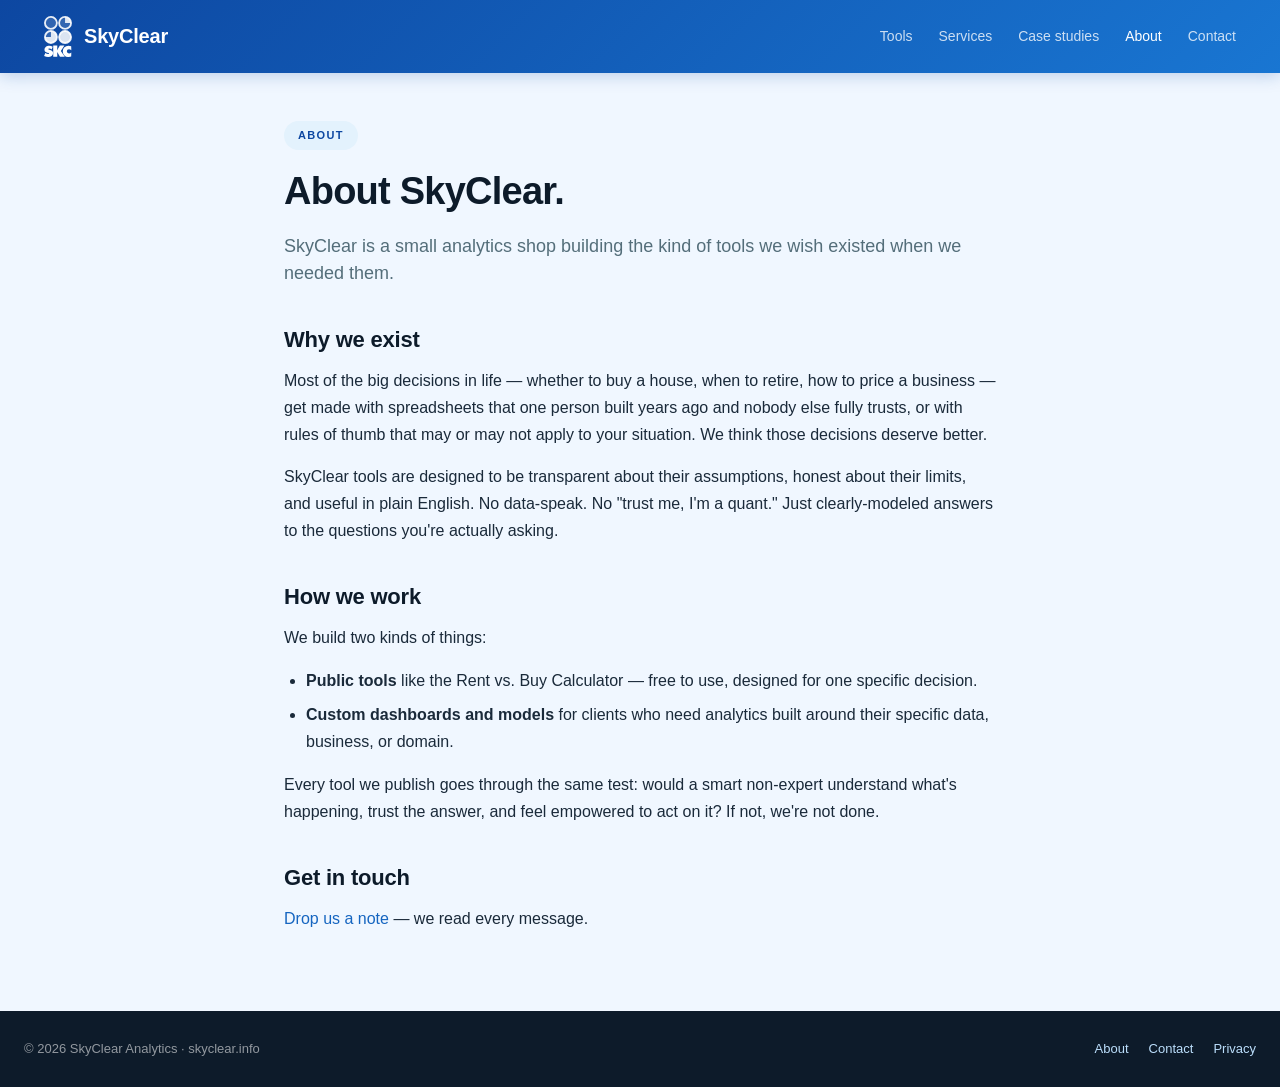
<file: about.html>
<!DOCTYPE html>
<html lang="en">
<head>
  <meta charset="UTF-8" />
  <meta name="viewport" content="width=device-width, initial-scale=1" />
  <title>About — SkyClear Analytics</title>
  <link rel="icon" href="/assets/img/skyclear-logo.svg" type="image/svg+xml" />
  <link rel="stylesheet" href="/assets/css/skyclear.css" />
</head>
<body>

<div data-include="header"></div>

<main class="wrap-narrow prose">
  <div class="eyebrow">About</div>
  <h1>About SkyClear.</h1>
  <p class="lede">SkyClear is a small analytics shop building the kind of tools we wish existed when we needed them.</p>

  <h2>Why we exist</h2>
  <p>Most of the big decisions in life — whether to buy a house, when to retire, how to price a business — get made with spreadsheets that one person built years ago and nobody else fully trusts, or with rules of thumb that may or may not apply to your situation. We think those decisions deserve better.</p>
  <p>SkyClear tools are designed to be transparent about their assumptions, honest about their limits, and useful in plain English. No data-speak. No "trust me, I'm a quant." Just clearly-modeled answers to the questions you're actually asking.</p>

  <h2>How we work</h2>
  <p>We build two kinds of things:</p>
  <ul>
    <li><strong>Public tools</strong> like the Rent vs. Buy Calculator — free to use, designed for one specific decision.</li>
    <li><strong>Custom dashboards and models</strong> for clients who need analytics built around their specific data, business, or domain.</li>
  </ul>
  <p>Every tool we publish goes through the same test: would a smart non-expert understand what's happening, trust the answer, and feel empowered to act on it? If not, we're not done.</p>

  <h2>Get in touch</h2>
  <p><a href="/contact.html">Drop us a note</a> — we read every message.</p>
</main>

<div data-include="footer"></div>
<script src="/assets/js/skyclear.js"></script>
</body>
</html>
</file>
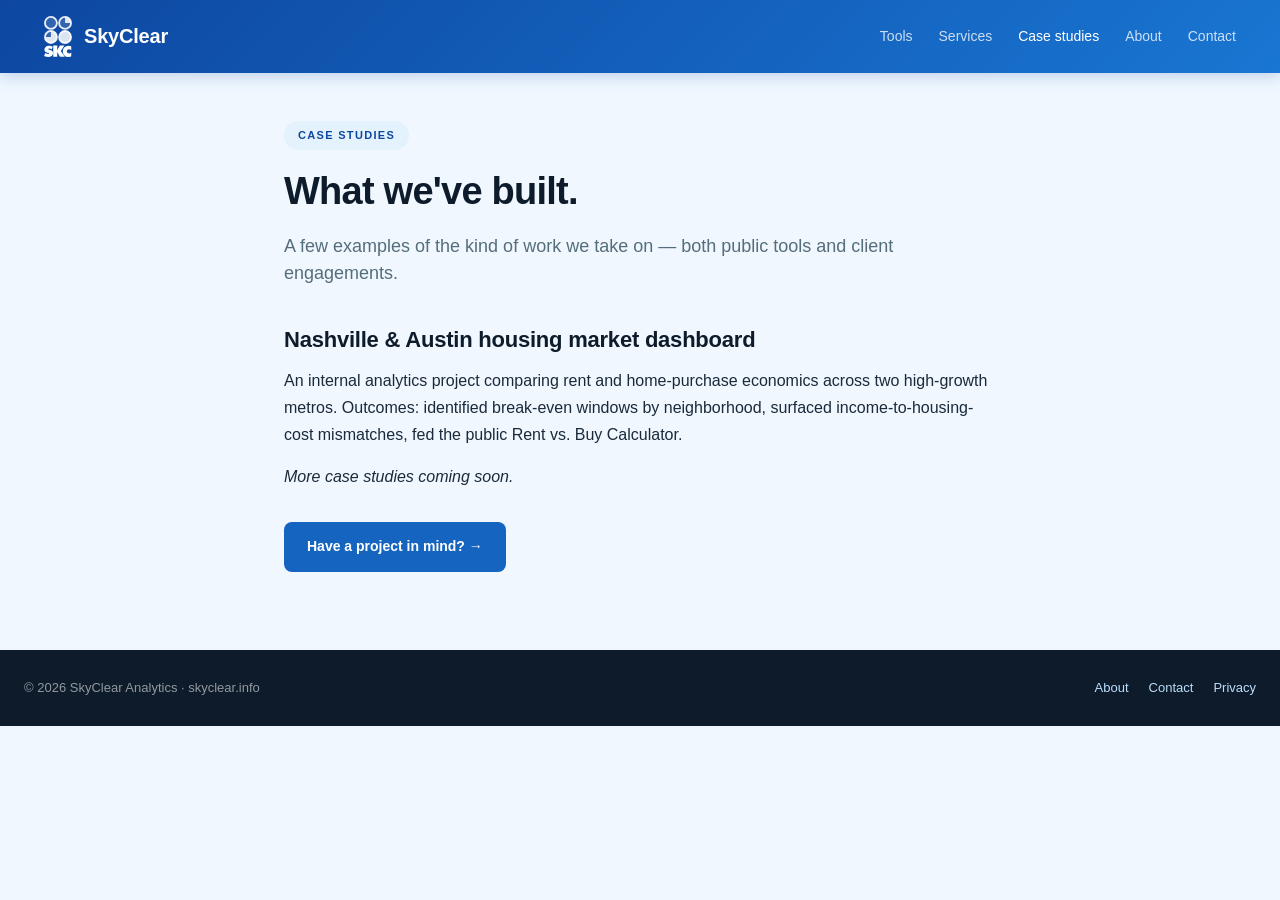
<file: case-studies.html>
<!DOCTYPE html>
<html lang="en">
<head>
  <meta charset="UTF-8" />
  <meta name="viewport" content="width=device-width, initial-scale=1" />
  <title>Case studies — SkyClear Analytics</title>
  <link rel="icon" href="/assets/img/skyclear-logo.svg" type="image/svg+xml" />
  <link rel="stylesheet" href="/assets/css/skyclear.css" />
</head>
<body>

<div data-include="header"></div>

<main class="wrap-narrow prose">
  <div class="eyebrow">Case studies</div>
  <h1>What we've built.</h1>
  <p class="lede">A few examples of the kind of work we take on — both public tools and client engagements.</p>

  <h2>Nashville &amp; Austin housing market dashboard</h2>
  <p>An internal analytics project comparing rent and home-purchase economics across two high-growth metros. Outcomes: identified break-even windows by neighborhood, surfaced income-to-housing-cost mismatches, fed the public Rent vs. Buy Calculator.</p>
  <p><em>More case studies coming soon.</em></p>

  <p style="margin-top: 32px;"><a href="/contact.html" class="btn btn-primary">Have a project in mind? →</a></p>
</main>

<div data-include="footer"></div>
<script src="/assets/js/skyclear.js"></script>
</body>
</html>
</file>
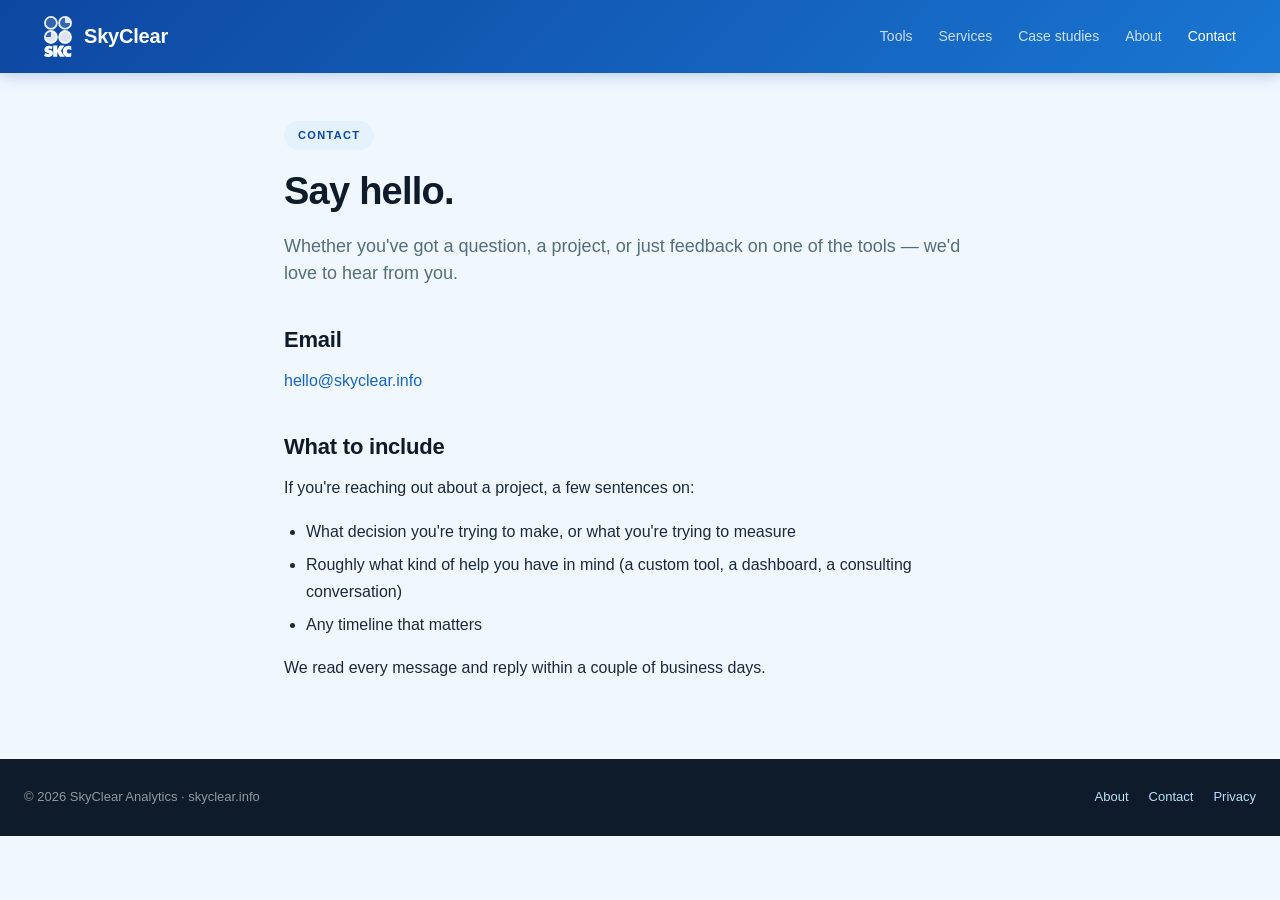
<file: contact.html>
<!DOCTYPE html>
<html lang="en">
<head>
  <meta charset="UTF-8" />
  <meta name="viewport" content="width=device-width, initial-scale=1" />
  <title>Contact — SkyClear Analytics</title>
  <link rel="icon" href="/assets/img/skyclear-logo.svg" type="image/svg+xml" />
  <link rel="stylesheet" href="/assets/css/skyclear.css" />
</head>
<body>

<div data-include="header"></div>

<main class="wrap-narrow prose">
  <div class="eyebrow">Contact</div>
  <h1>Say hello.</h1>
  <p class="lede">Whether you've got a question, a project, or just feedback on one of the tools — we'd love to hear from you.</p>

  <h2>Email</h2>
  <p><a href="mailto:hello@skyclear.info">hello@skyclear.info</a></p>

  <h2>What to include</h2>
  <p>If you're reaching out about a project, a few sentences on:</p>
  <ul>
    <li>What decision you're trying to make, or what you're trying to measure</li>
    <li>Roughly what kind of help you have in mind (a custom tool, a dashboard, a consulting conversation)</li>
    <li>Any timeline that matters</li>
  </ul>
  <p>We read every message and reply within a couple of business days.</p>
</main>

<div data-include="footer"></div>
<script src="/assets/js/skyclear.js"></script>
</body>
</html>
</file>
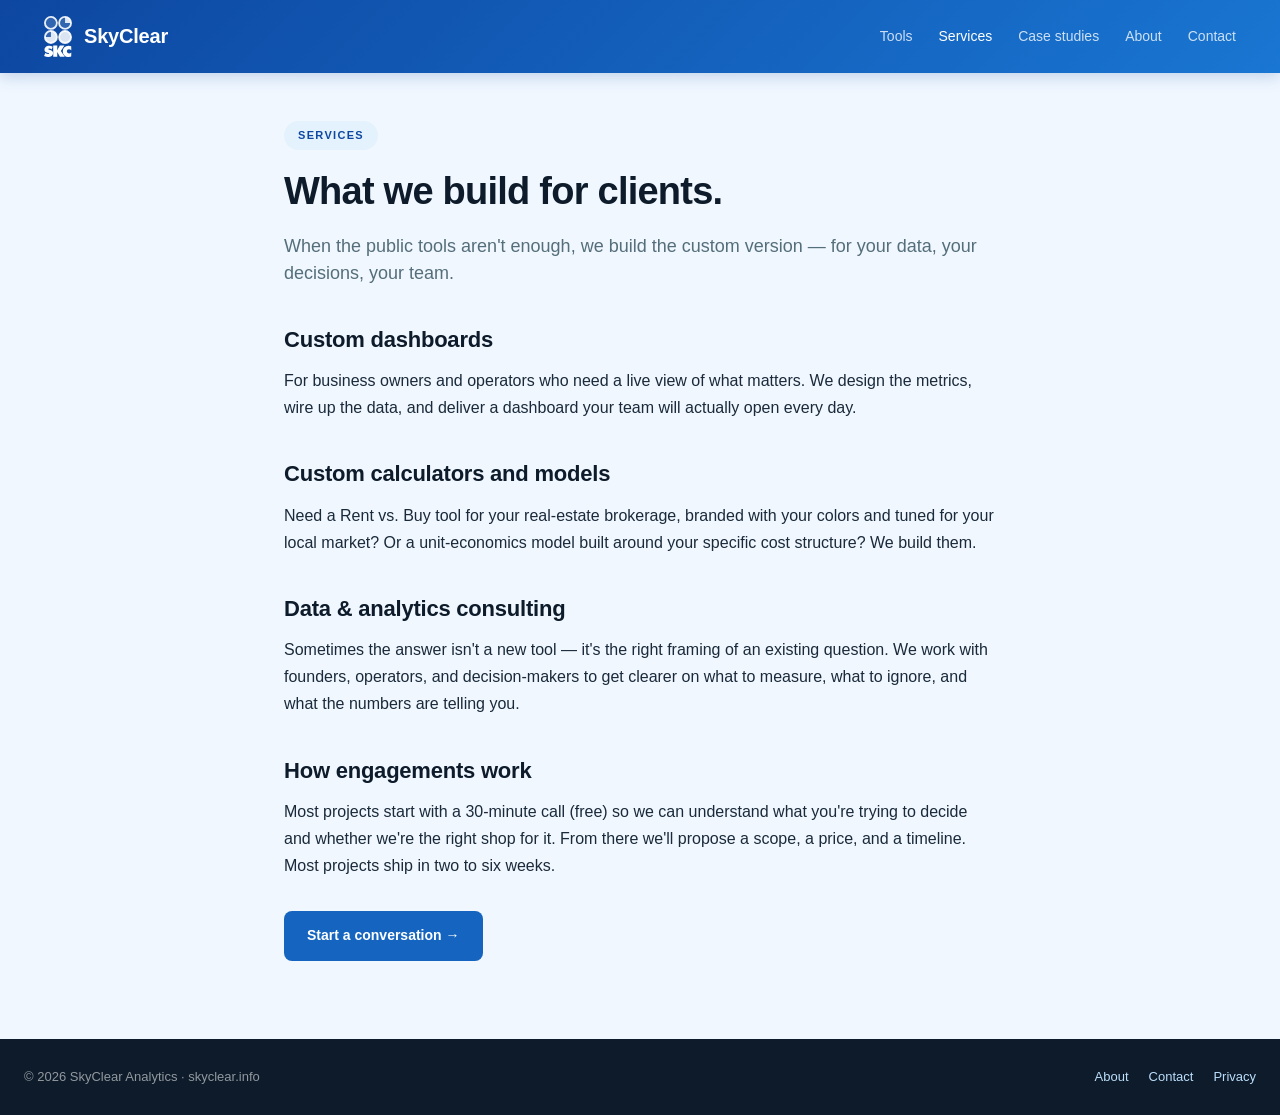
<file: services.html>
<!DOCTYPE html>
<html lang="en">
<head>
  <meta charset="UTF-8" />
  <meta name="viewport" content="width=device-width, initial-scale=1" />
  <title>Services — SkyClear Analytics</title>
  <link rel="icon" href="/assets/img/skyclear-logo.svg" type="image/svg+xml" />
  <link rel="stylesheet" href="/assets/css/skyclear.css" />
</head>
<body>

<div data-include="header"></div>

<main class="wrap-narrow prose">
  <div class="eyebrow">Services</div>
  <h1>What we build for clients.</h1>
  <p class="lede">When the public tools aren't enough, we build the custom version — for your data, your decisions, your team.</p>

  <h2>Custom dashboards</h2>
  <p>For business owners and operators who need a live view of what matters. We design the metrics, wire up the data, and deliver a dashboard your team will actually open every day.</p>

  <h2>Custom calculators and models</h2>
  <p>Need a Rent vs. Buy tool for your real-estate brokerage, branded with your colors and tuned for your local market? Or a unit-economics model built around your specific cost structure? We build them.</p>

  <h2>Data &amp; analytics consulting</h2>
  <p>Sometimes the answer isn't a new tool — it's the right framing of an existing question. We work with founders, operators, and decision-makers to get clearer on what to measure, what to ignore, and what the numbers are telling you.</p>

  <h2>How engagements work</h2>
  <p>Most projects start with a 30-minute call (free) so we can understand what you're trying to decide and whether we're the right shop for it. From there we'll propose a scope, a price, and a timeline. Most projects ship in two to six weeks.</p>

  <p style="margin-top: 32px;"><a href="/contact.html" class="btn btn-primary">Start a conversation →</a></p>
</main>

<div data-include="footer"></div>
<script src="/assets/js/skyclear.js"></script>
</body>
</html>
</file>
<file: assets/css/skyclear.css>
/* ============================================================
   SkyClear Analytics — Shared Brand Stylesheet
   Used by every page on skyclear.info
   ============================================================ */

:root {
  /* Brand palette */
  --sky-primary:   #1565C0;
  --sky-mid:       #1976D2;
  --sky-dark:      #0D47A1;
  --sky-light:     #E3F2FD;
  --sky-pale:      #F0F7FF;
  --sky-accent:    #42A5F5;
  --charcoal:      #0D1B2A;
  --text:          #1A2A3A;
  --muted:         #546E7A;
  --border:        #BBDEFB;
  --border-soft:   #E1EEF9;
  --bg:            #F0F7FF;
  --card:          #FFFFFF;
  --buy-green:     #2E7D32;
  --rent-red:      #C62828;

  /* System */
  --shadow:        0 2px 12px rgba(21,101,192,0.10);
  --shadow-sm:     0 1px 4px rgba(21,101,192,0.07);
  --radius:        14px;
  --radius-sm:     8px;
  --max-width:     1240px;
}

* { box-sizing: border-box; }

html, body {
  margin: 0;
  padding: 0;
}

body {
  font-family: -apple-system, BlinkMacSystemFont, "SF Pro Text", "Segoe UI", Helvetica, Arial, sans-serif;
  background: var(--bg);
  color: var(--text);
  line-height: 1.55;
}

a { color: var(--sky-primary); text-decoration: none; }
a:hover { text-decoration: underline; }

h1, h2, h3, h4 { color: var(--charcoal); margin: 0; }

/* ─── Site Header ───────────────────────────────────────────── */
.site-header {
  background: linear-gradient(135deg, var(--sky-dark) 0%, var(--sky-mid) 100%);
  box-shadow: 0 2px 16px rgba(13,71,161,0.25);
}
.site-header-inner {
  max-width: var(--max-width);
  margin: 0 auto;
  padding: 16px 24px;
  display: flex;
  align-items: center;
  justify-content: space-between;
  gap: 24px;
}
.brand {
  display: flex;
  align-items: center;
  gap: 12px;
  text-decoration: none;
}
.brand-logo {
  /* SVG natural aspect ratio is 75.45 x 110.72 (W:H). At 28px wide the
     logo is ~41px tall — fits the 56px header inner padding comfortably. */
  width: 28px;
  height: 41px;
  flex-shrink: 0;
}
/* Recolor the SkyClear logo elements to white for the dark gradient header.
   The SVG has no inline <style>, so these are the only color rules in effect. */
.brand-logo .skc-letter       { fill: #ffffff; }
.brand-logo .skc-circle-white { fill: rgba(255,255,255,0.15); stroke: rgba(255,255,255,0.9); stroke-width: 5px; }
.brand-logo .skc-circle-black { fill: rgba(255,255,255,0.85); stroke: rgba(255,255,255,0.9); stroke-width: 5px; }
.brand-logo .skc-arc          { fill: rgba(255,255,255,0.85); stroke: rgba(255,255,255,0.9); stroke-width: 0.13px; }
.brand-logo .skc-dot          { fill: rgba(255,255,255,0.85); }
.brand-name {
  font-size: 20px;
  font-weight: 700;
  color: #ffffff;
  letter-spacing: -0.01em;
}
.site-nav {
  display: flex;
  gap: 26px;
  align-items: center;
}
.site-nav a {
  color: rgba(255,255,255,0.78);
  font-size: 14px;
  font-weight: 500;
  text-decoration: none;
  transition: color 0.15s ease;
}
.site-nav a:hover,
.site-nav a.active {
  color: #ffffff;
}

/* ─── Page Wrap ─────────────────────────────────────────────── */
.wrap {
  max-width: var(--max-width);
  margin: 0 auto;
  padding: 48px 24px 64px;
}
.wrap-narrow {
  max-width: 760px;
  margin: 0 auto;
  padding: 48px 24px 64px;
}

/* ─── Hero ──────────────────────────────────────────────────── */
.hero {
  background: var(--sky-pale);
  padding: 80px 24px 72px;
  text-align: center;
}
.hero-inner {
  max-width: 760px;
  margin: 0 auto;
}
.eyebrow {
  display: inline-block;
  background: var(--sky-light);
  color: var(--sky-dark);
  font-size: 11px;
  font-weight: 600;
  letter-spacing: 0.12em;
  text-transform: uppercase;
  padding: 6px 14px;
  border-radius: 999px;
  margin-bottom: 20px;
}
.hero h1 {
  font-size: 52px;
  font-weight: 700;
  letter-spacing: -0.02em;
  line-height: 1.1;
  margin: 0 0 18px;
}
.hero p.lede {
  font-size: 18px;
  color: var(--muted);
  max-width: 560px;
  margin: 0 auto 30px;
  line-height: 1.55;
}
.cta-row {
  display: flex;
  gap: 12px;
  justify-content: center;
  flex-wrap: wrap;
}

/* ─── Buttons ───────────────────────────────────────────────── */
.btn {
  display: inline-flex;
  align-items: center;
  gap: 8px;
  padding: 12px 22px;
  border-radius: var(--radius-sm);
  font-size: 14px;
  font-weight: 600;
  text-decoration: none;
  transition: transform 0.1s ease, box-shadow 0.15s ease;
  border: 1px solid transparent;
  cursor: pointer;
}
.btn-primary {
  background: var(--sky-primary);
  color: #ffffff;
}
.btn-primary:hover {
  background: var(--sky-dark);
  text-decoration: none;
  transform: translateY(-1px);
  box-shadow: var(--shadow);
}
.btn-secondary {
  background: #ffffff;
  color: var(--sky-primary);
  border-color: var(--border);
}
.btn-secondary:hover {
  background: var(--sky-light);
  text-decoration: none;
}

/* ─── Section ───────────────────────────────────────────────── */
.section {
  padding: 64px 24px;
}
.section.alt {
  background: var(--sky-pale);
}
.section-inner {
  max-width: var(--max-width);
  margin: 0 auto;
}
.section-head {
  text-align: center;
  margin-bottom: 36px;
}
.section-head .eyebrow {
  background: transparent;
  color: var(--sky-primary);
  padding: 0;
  margin-bottom: 8px;
}
.section-head h2 {
  font-size: 32px;
  font-weight: 700;
  letter-spacing: -0.01em;
  margin: 0 0 8px;
}
.section-head p {
  font-size: 15px;
  color: var(--muted);
  margin: 0;
}

/* ─── Tool Cards Grid ───────────────────────────────────────── */
.tools-grid {
  display: grid;
  grid-template-columns: repeat(3, 1fr);
  gap: 20px;
}
@media (max-width: 900px) {
  .tools-grid { grid-template-columns: 1fr; }
}
.tool-card {
  background: var(--card);
  border: 1px solid var(--border-soft);
  border-left: 4px solid var(--sky-primary);
  border-radius: var(--radius-sm);
  padding: 24px 22px;
  transition: transform 0.15s ease, box-shadow 0.15s ease;
  display: flex;
  flex-direction: column;
}
.tool-card:hover {
  transform: translateY(-2px);
  box-shadow: var(--shadow);
}
.tool-card.cat-realestate    { border-left-color: var(--sky-primary); }
.tool-card.cat-finance       { border-left-color: var(--sky-accent); }
.tool-card.cat-business      { border-left-color: var(--sky-dark); }

.tool-card-head {
  display: flex;
  align-items: center;
  gap: 10px;
  margin-bottom: 12px;
}
.tool-card-icon {
  font-size: 22px;
  color: var(--sky-primary);
}
.tool-card h3 {
  font-size: 17px;
  font-weight: 600;
  margin: 0;
  color: var(--charcoal);
}
.tool-card p {
  font-size: 14px;
  color: var(--muted);
  margin: 0 0 16px;
  line-height: 1.55;
  flex-grow: 1;
}
.tool-list {
  list-style: none;
  margin: 0;
  padding: 0;
  font-size: 13px;
}
.tool-list li {
  display: flex;
  align-items: center;
  gap: 6px;
  padding: 4px 0;
  color: var(--sky-primary);
}
.tool-list li.soon {
  color: #90A4AE;
}
.tool-list li a {
  color: inherit;
  text-decoration: none;
}
.tool-list li a:hover {
  text-decoration: underline;
}
.tool-list .badge {
  font-size: 10px;
  color: #90A4AE;
}

/* ─── About Section ─────────────────────────────────────────── */
.about-grid {
  display: grid;
  grid-template-columns: 1.1fr 1fr;
  gap: 36px;
  align-items: center;
}
@media (max-width: 900px) {
  .about-grid { grid-template-columns: 1fr; }
}
.about-prose h2 {
  font-size: 30px;
  font-weight: 700;
  letter-spacing: -0.01em;
  line-height: 1.2;
  margin: 8px 0 16px;
}
.about-prose p {
  font-size: 15px;
  line-height: 1.7;
  color: var(--text);
  margin: 0;
}
.value-card {
  background: var(--card);
  border: 1px solid var(--border);
  border-radius: var(--radius);
  padding: 24px;
}
.value-item {
  display: flex;
  gap: 12px;
  margin-bottom: 14px;
}
.value-item:last-child { margin-bottom: 0; }
.value-item-icon {
  font-size: 18px;
  color: var(--sky-primary);
  flex-shrink: 0;
  margin-top: 2px;
}
.value-item h4 {
  font-size: 14px;
  font-weight: 600;
  margin: 0 0 2px;
  color: var(--charcoal);
}
.value-item p {
  font-size: 13px;
  color: var(--muted);
  margin: 0;
  line-height: 1.45;
}

/* ─── Prose pages (about, services, contact) ─────────────────── */
.prose h1 {
  font-size: 38px;
  font-weight: 700;
  letter-spacing: -0.02em;
  margin-bottom: 12px;
}
.prose .eyebrow { margin-bottom: 12px; }
.prose .lede {
  font-size: 18px;
  color: var(--muted);
  margin-bottom: 32px;
  line-height: 1.5;
}
.prose h2 {
  font-size: 22px;
  font-weight: 700;
  margin: 36px 0 10px;
  letter-spacing: -0.01em;
}
.prose h3 {
  font-size: 17px;
  font-weight: 600;
  margin: 24px 0 6px;
}
.prose p {
  font-size: 16px;
  line-height: 1.7;
  margin: 0 0 14px;
}
.prose ul { padding-left: 22px; line-height: 1.7; }
.prose li { margin-bottom: 6px; }

/* ─── Footer ────────────────────────────────────────────────── */
.site-footer {
  background: var(--charcoal);
  color: rgba(255,255,255,0.55);
  padding: 28px 24px;
  font-size: 13px;
}
.site-footer-inner {
  max-width: var(--max-width);
  margin: 0 auto;
  display: flex;
  justify-content: space-between;
  align-items: center;
  flex-wrap: wrap;
  gap: 12px;
}
.site-footer a {
  color: var(--border);
  text-decoration: none;
}
.site-footer a:hover { color: #ffffff; text-decoration: underline; }
.site-footer .footer-links { display: flex; gap: 20px; }

/* ─── Responsive ────────────────────────────────────────────── */
@media (max-width: 700px) {
  .site-header-inner { padding: 12px 18px; }
  .site-nav { gap: 14px; }
  .site-nav a { font-size: 13px; }
  .hero { padding: 56px 20px 48px; }
  .hero h1 { font-size: 36px; }
  .section { padding: 48px 18px; }
  .section-head h2 { font-size: 24px; }
}
</file>
